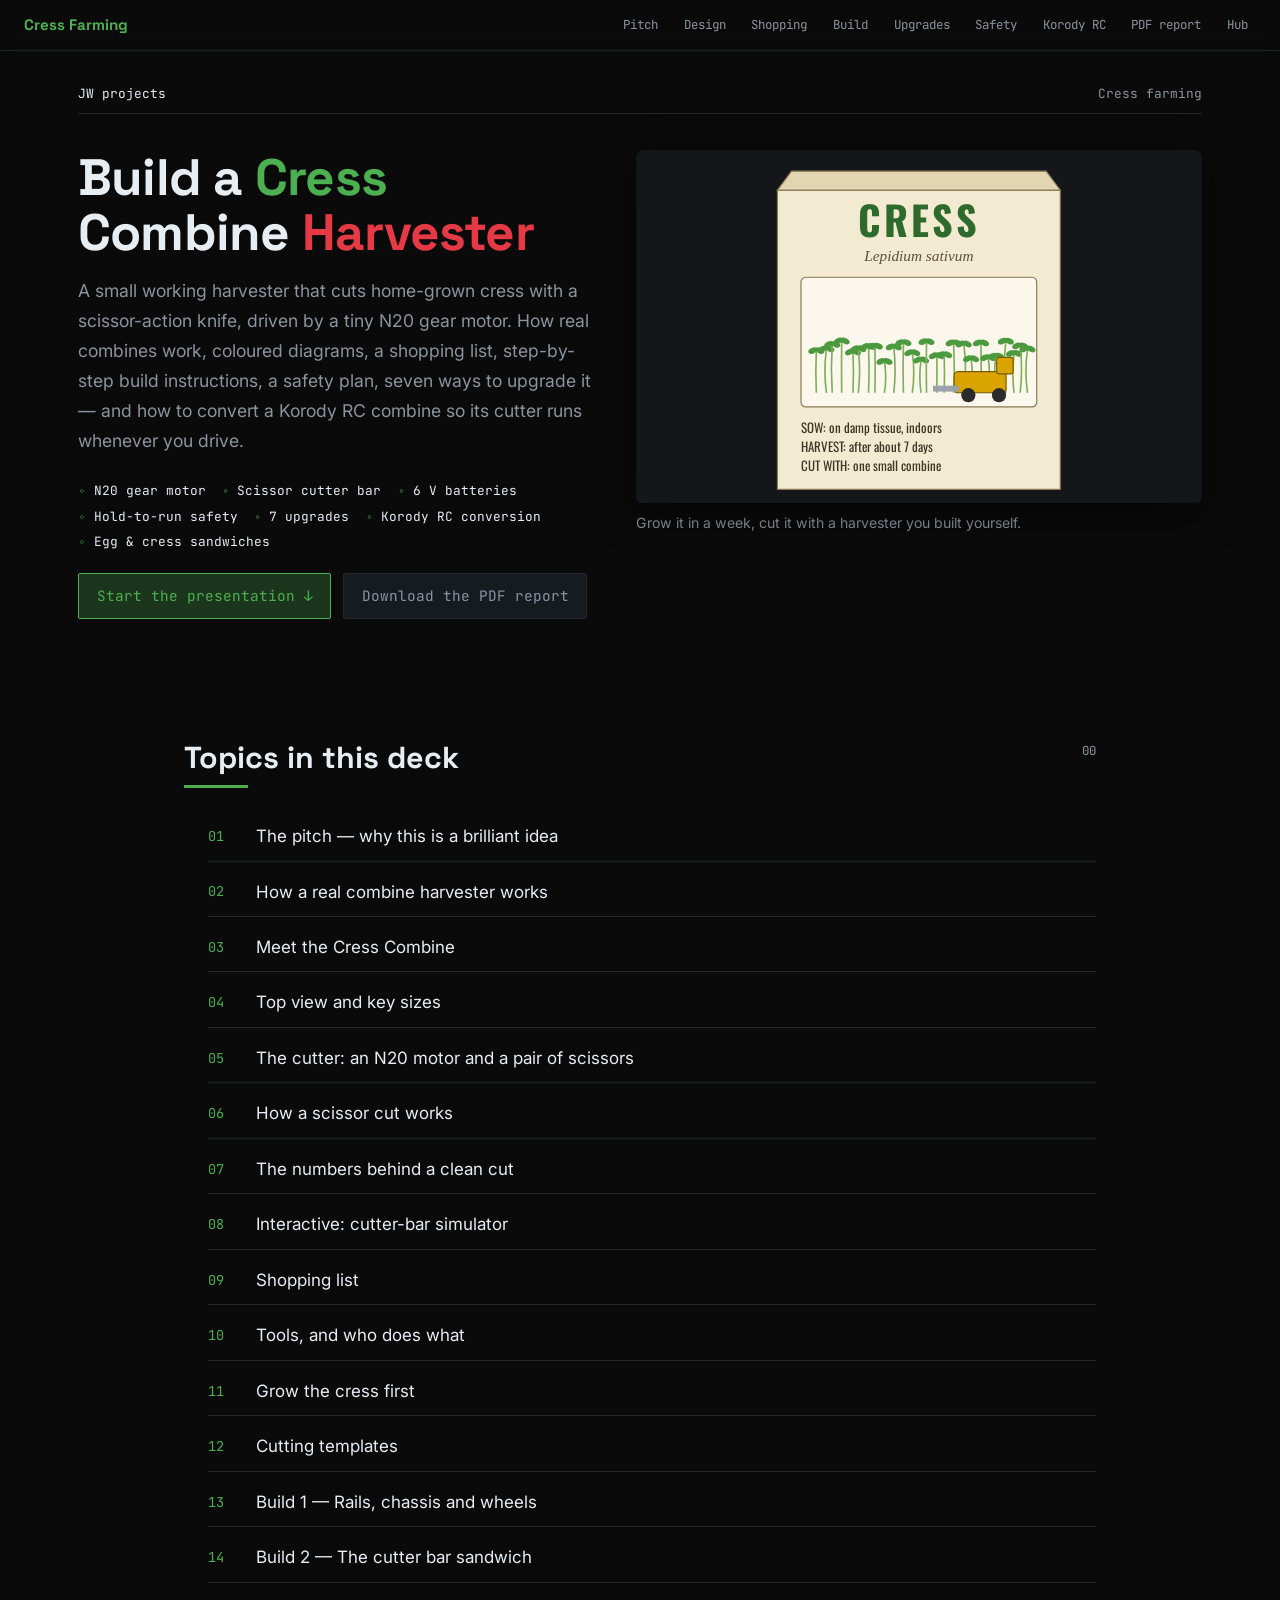
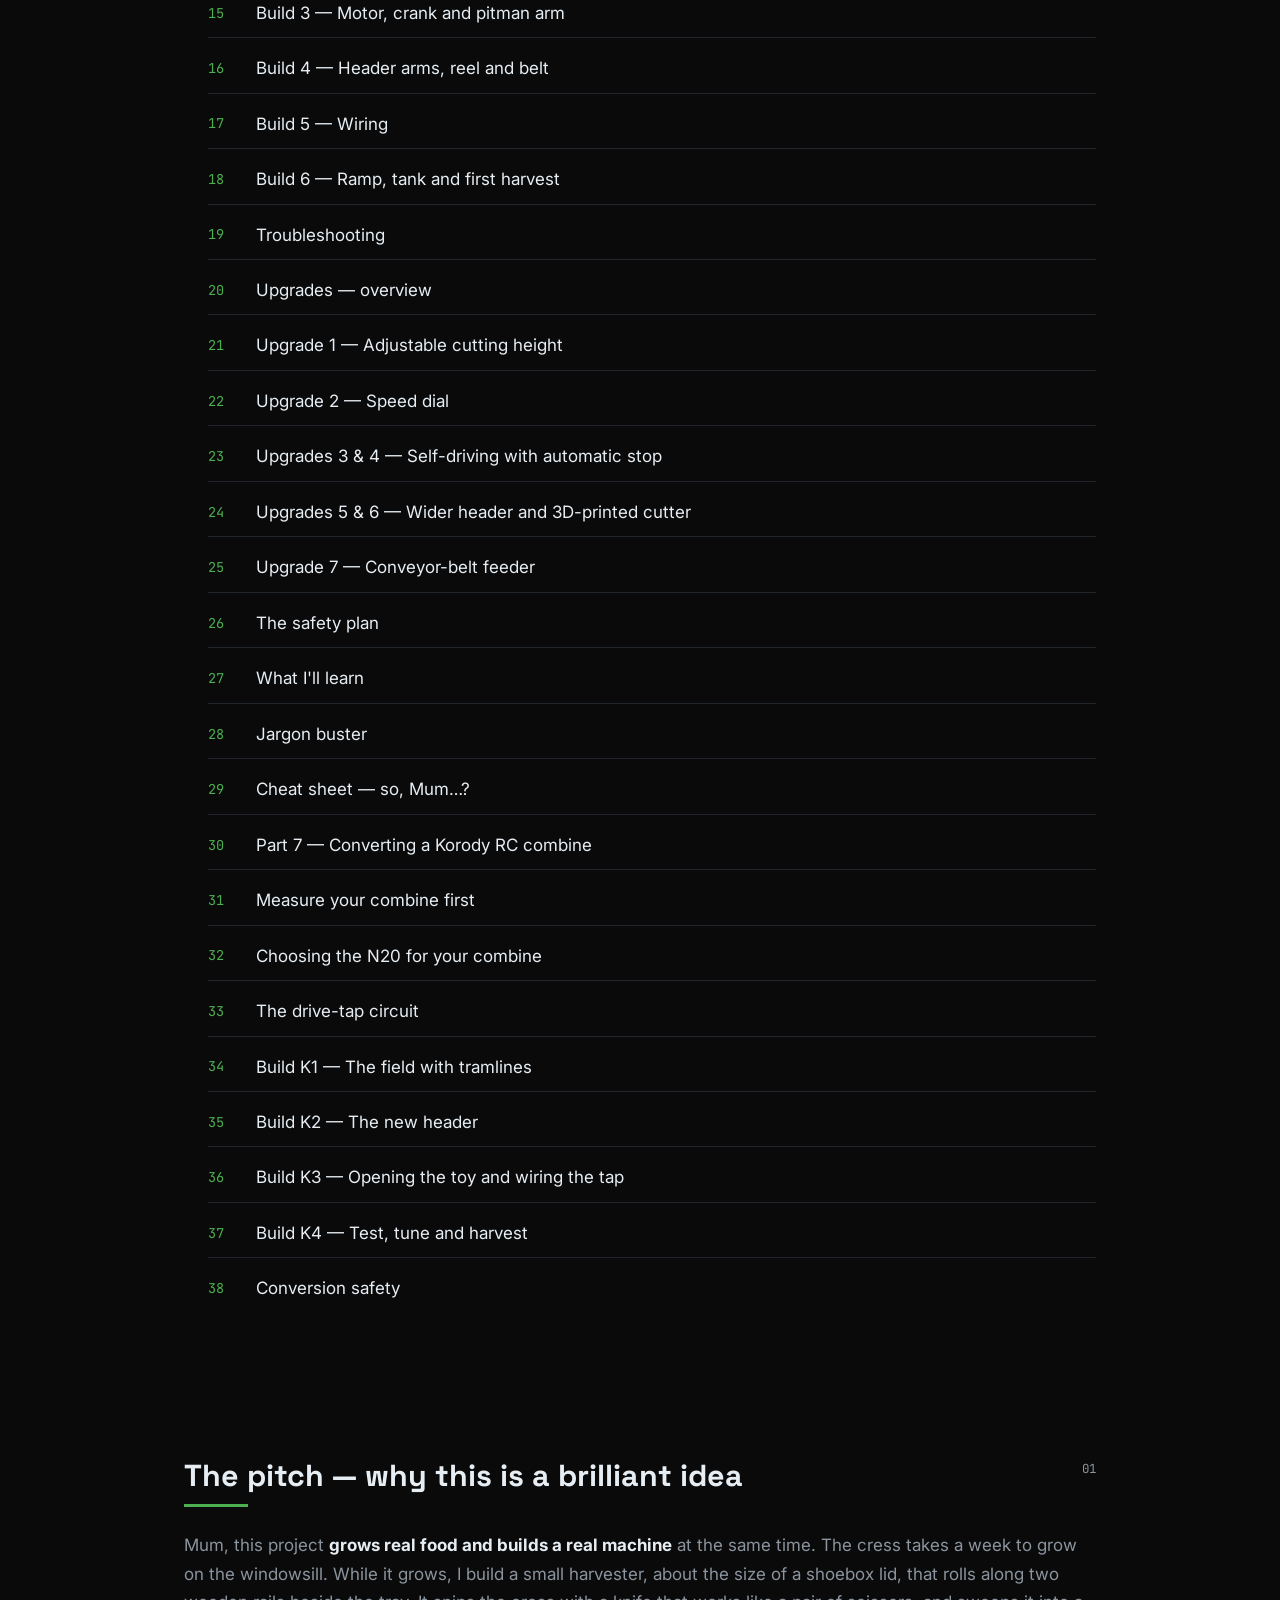
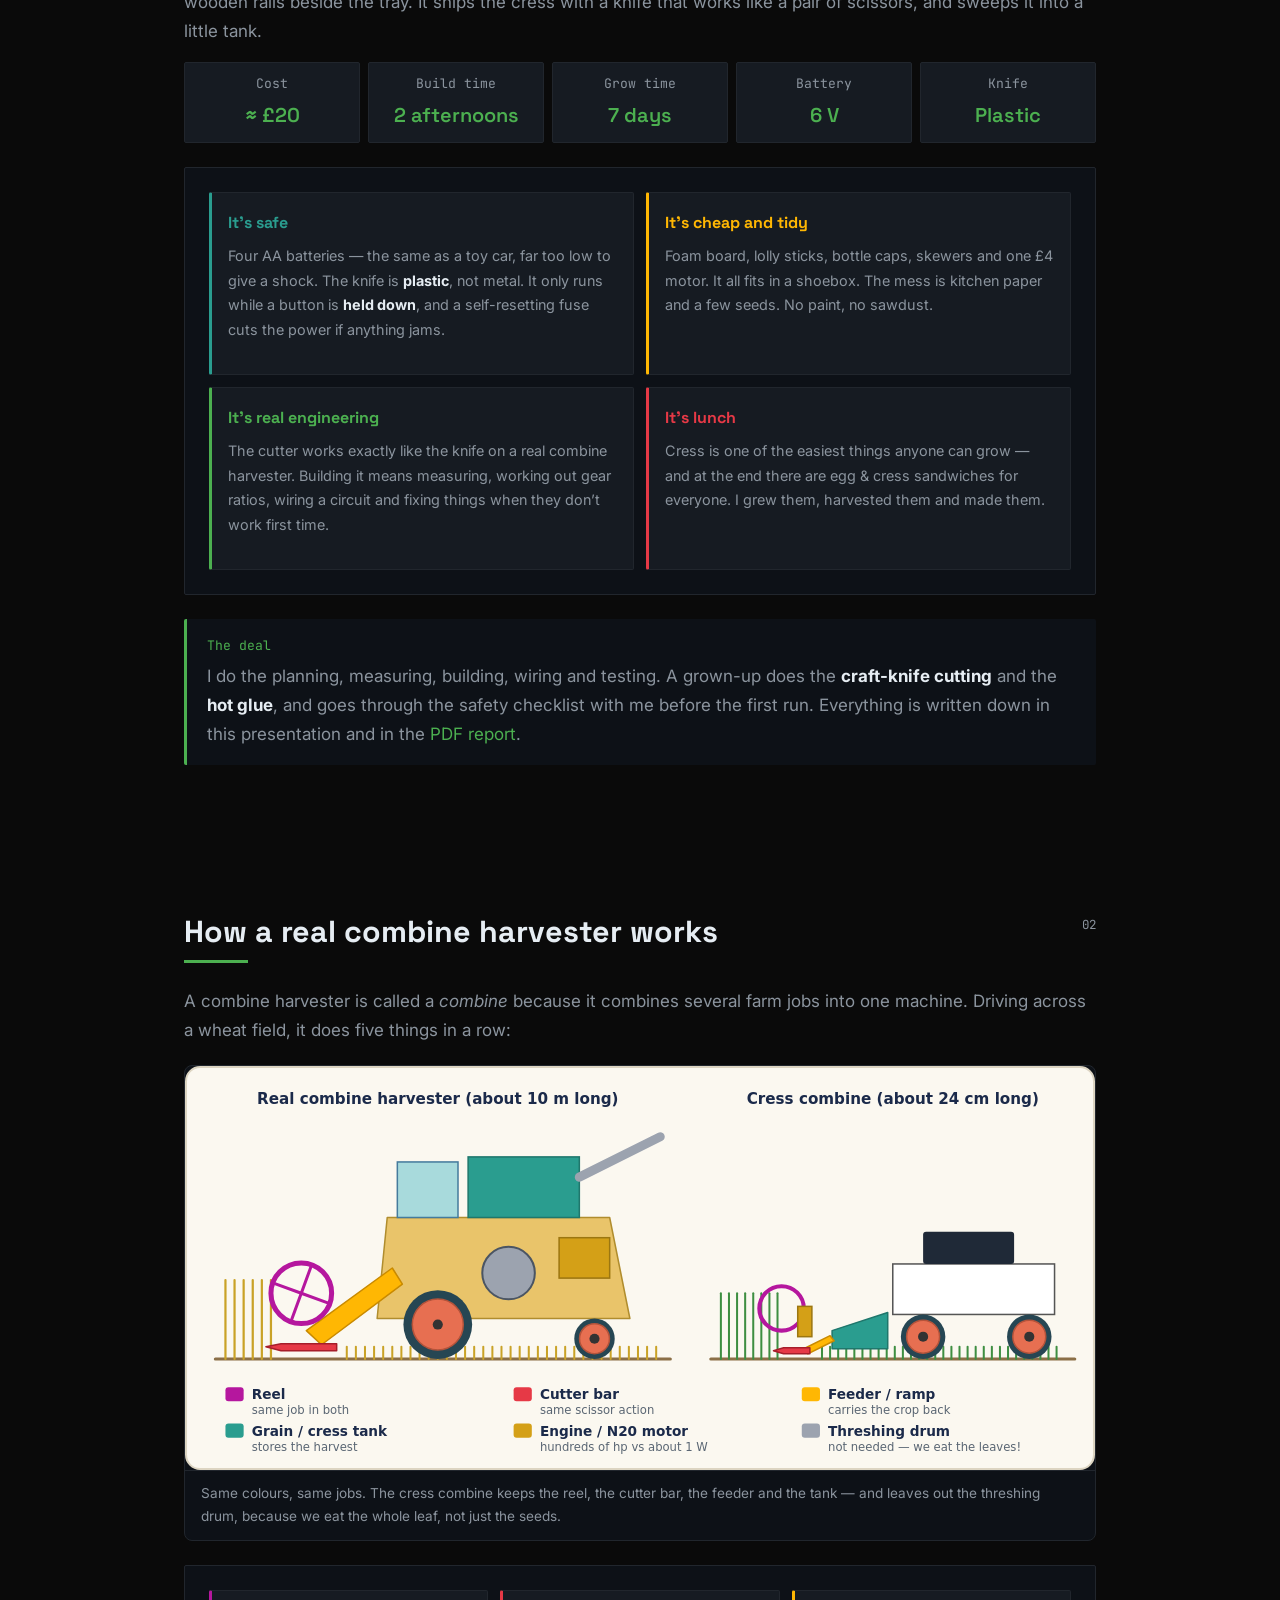
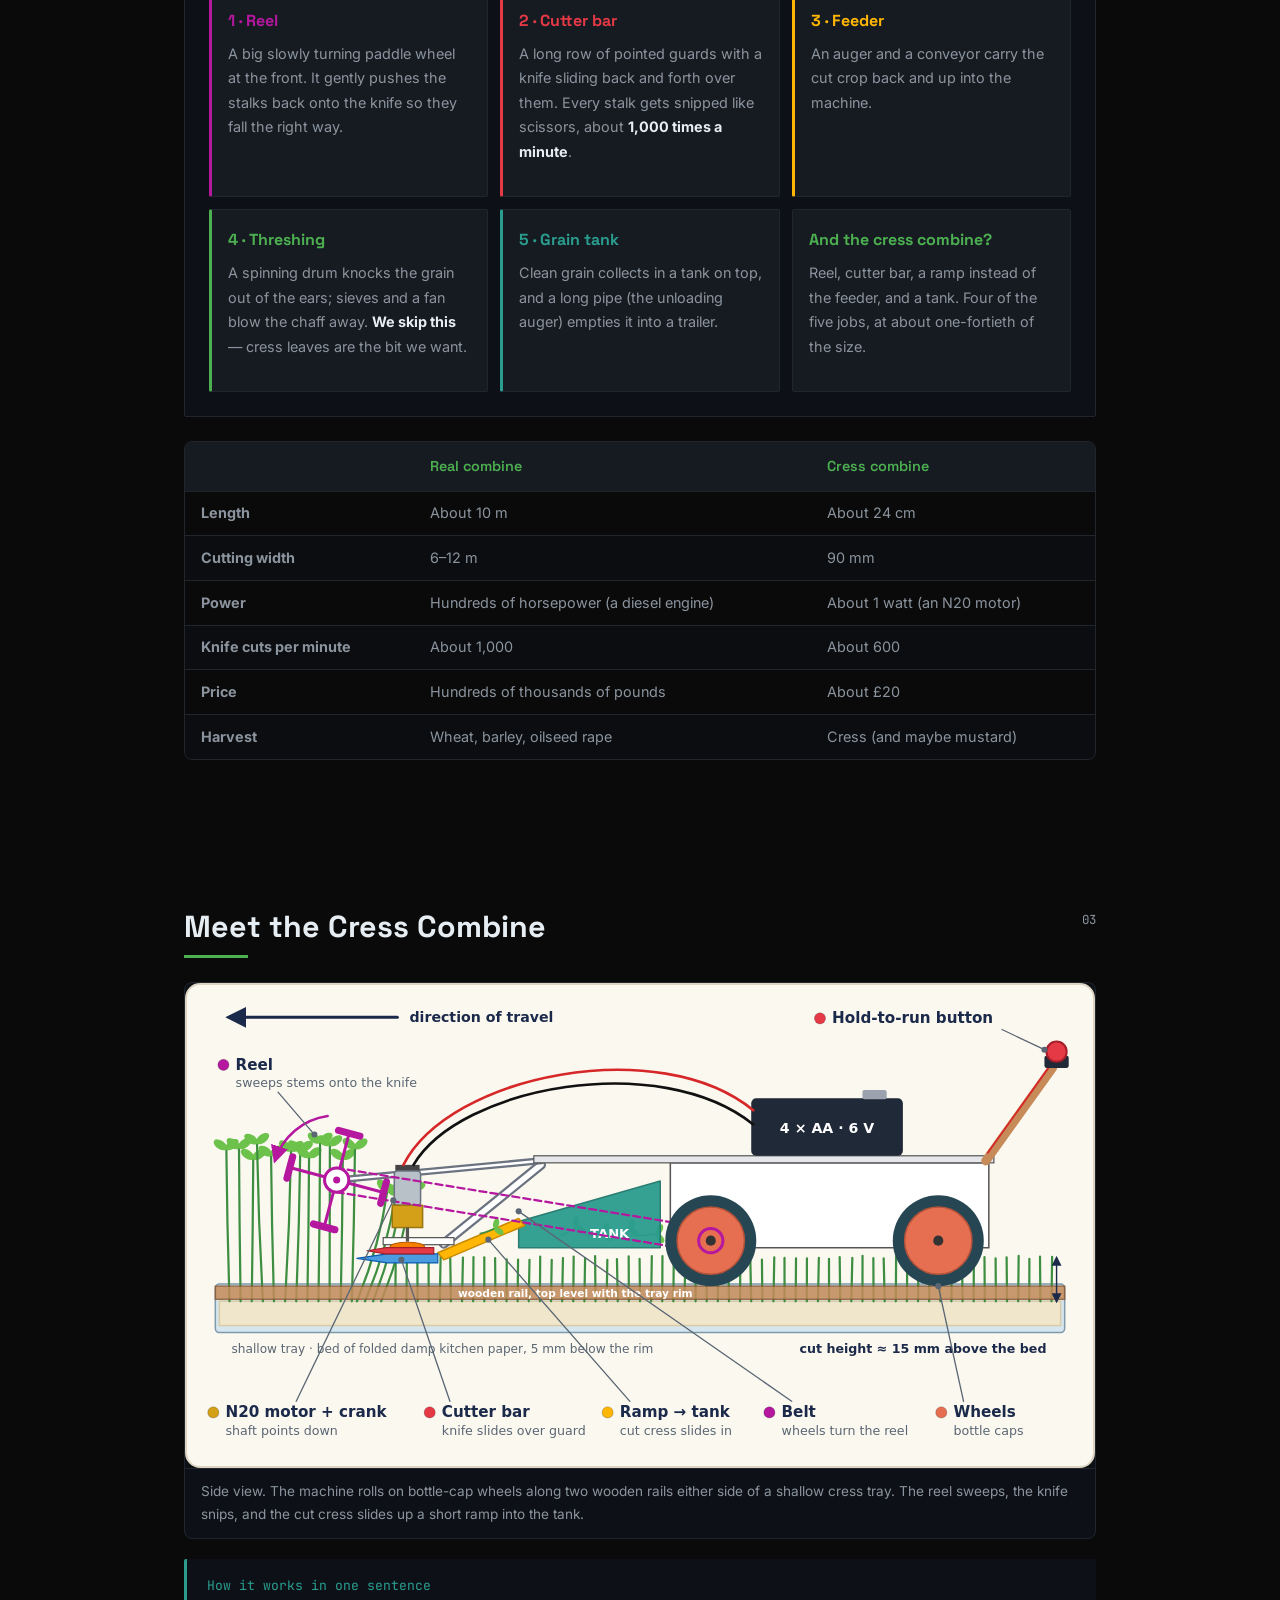
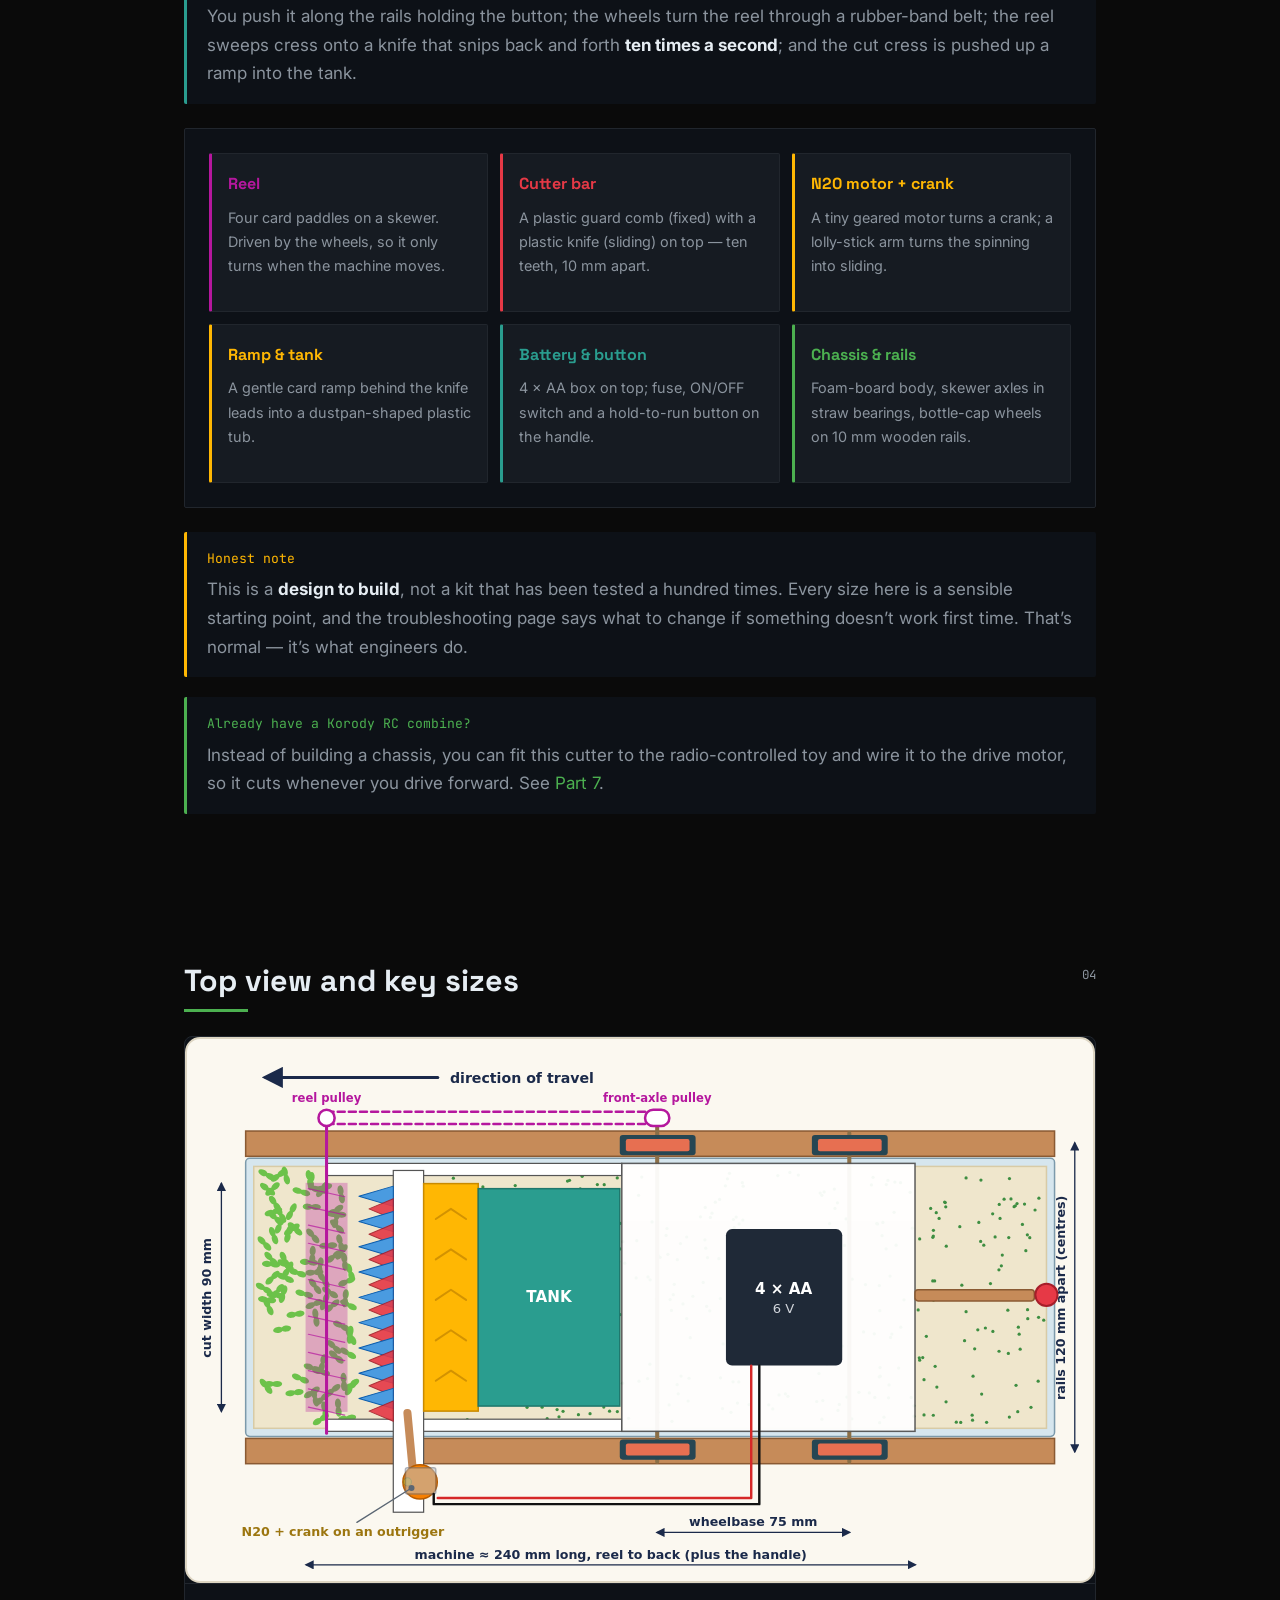
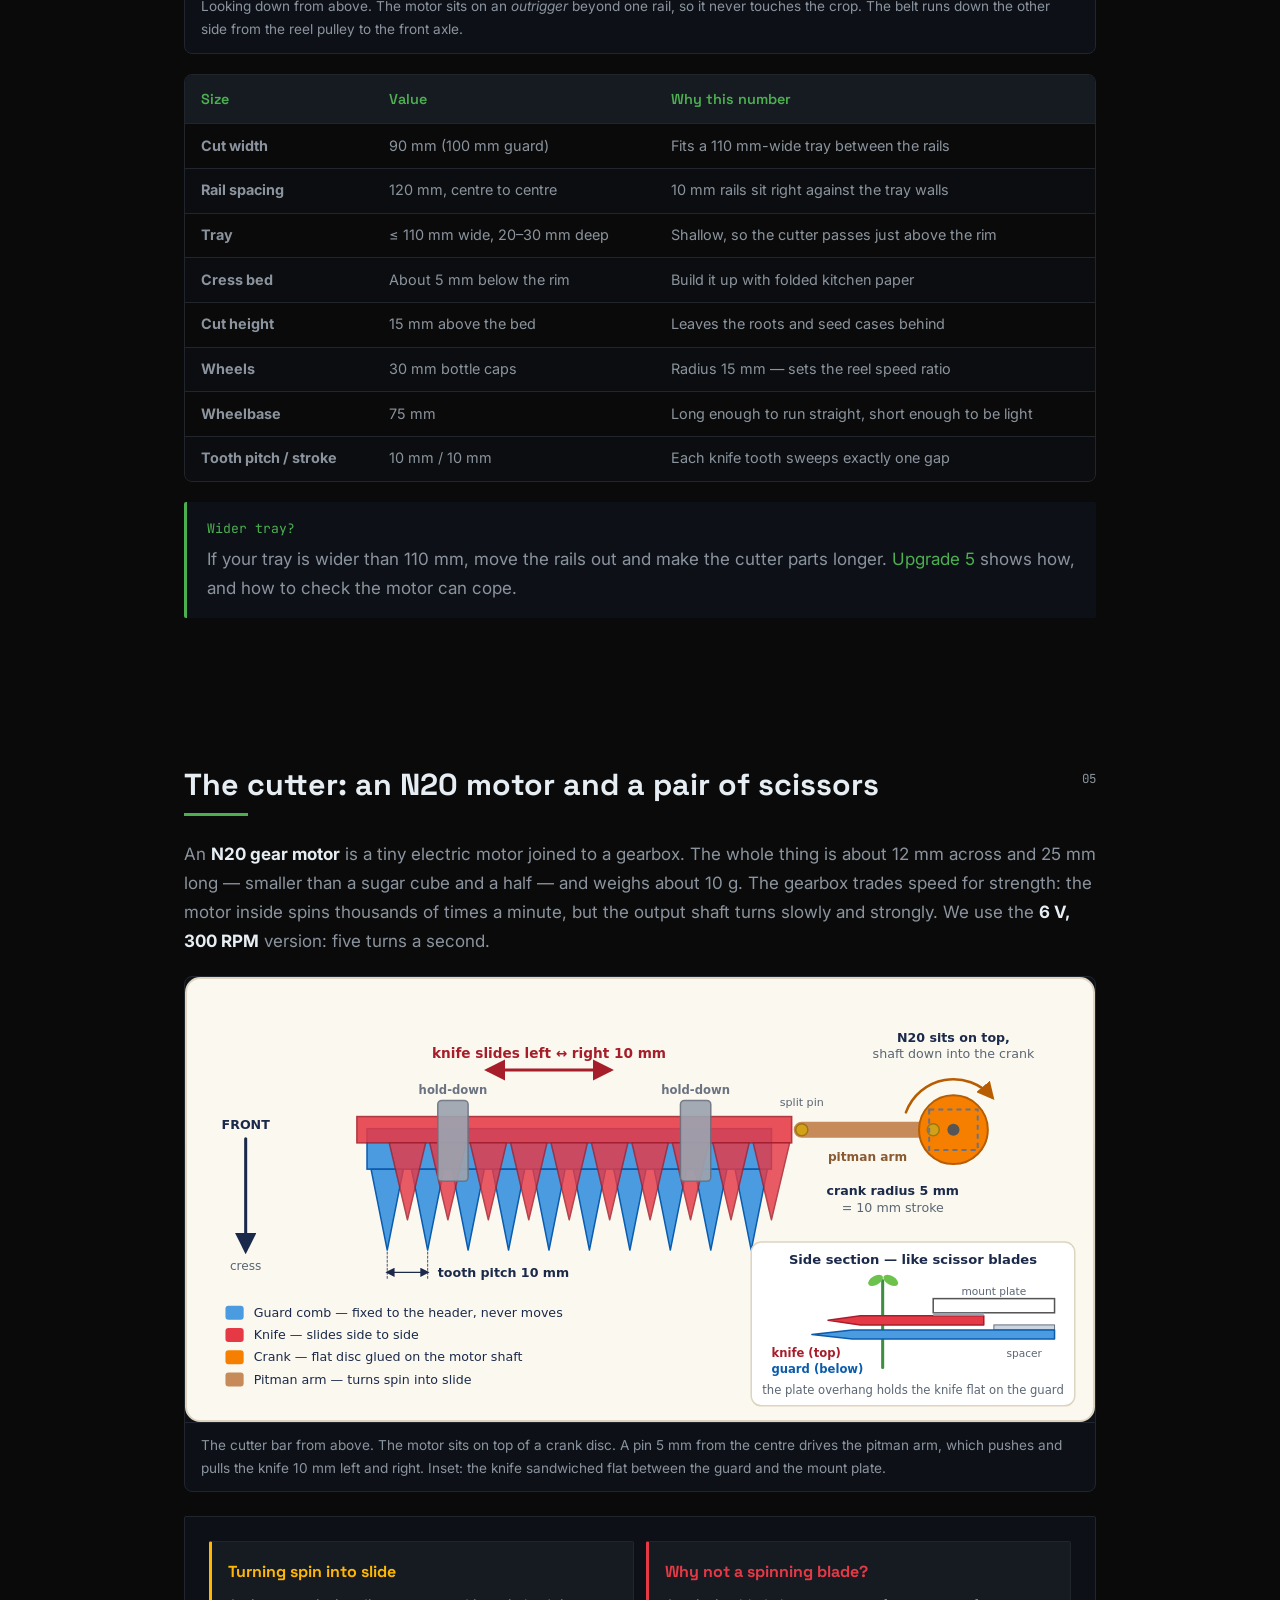
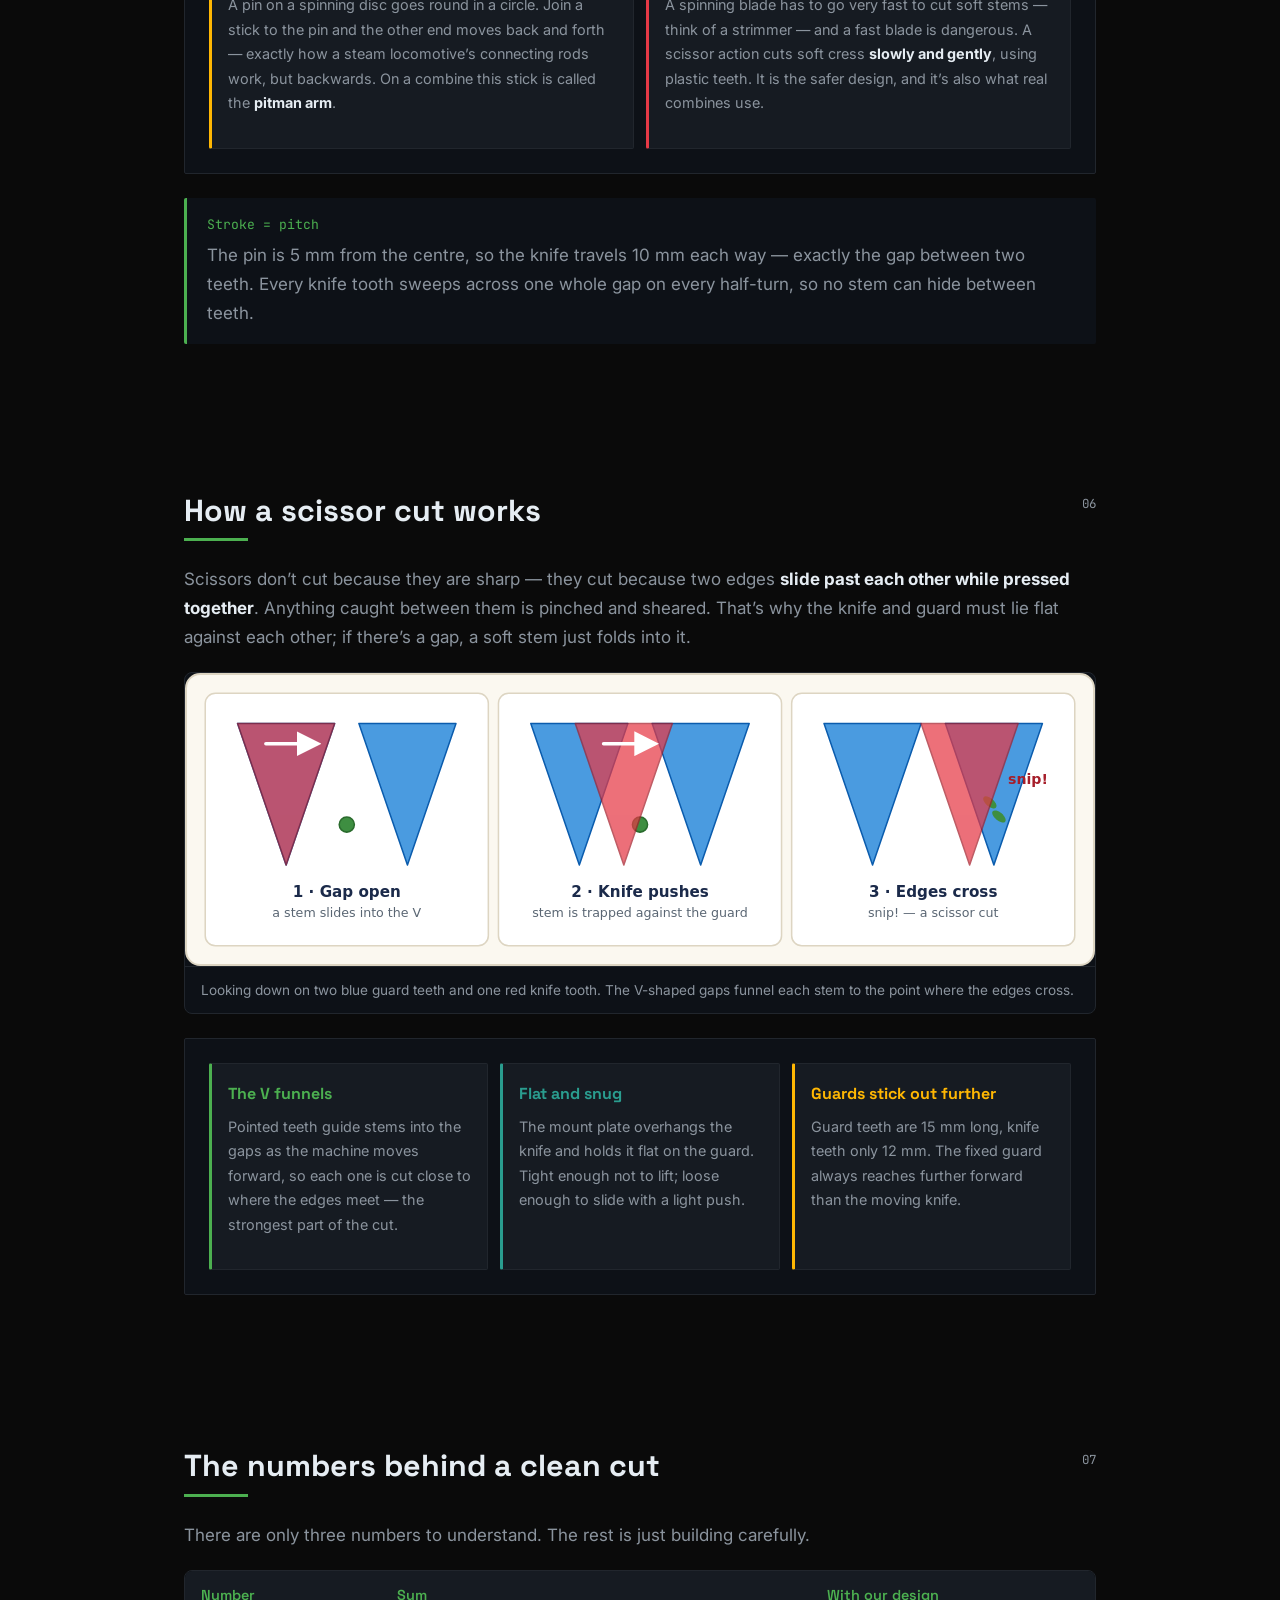
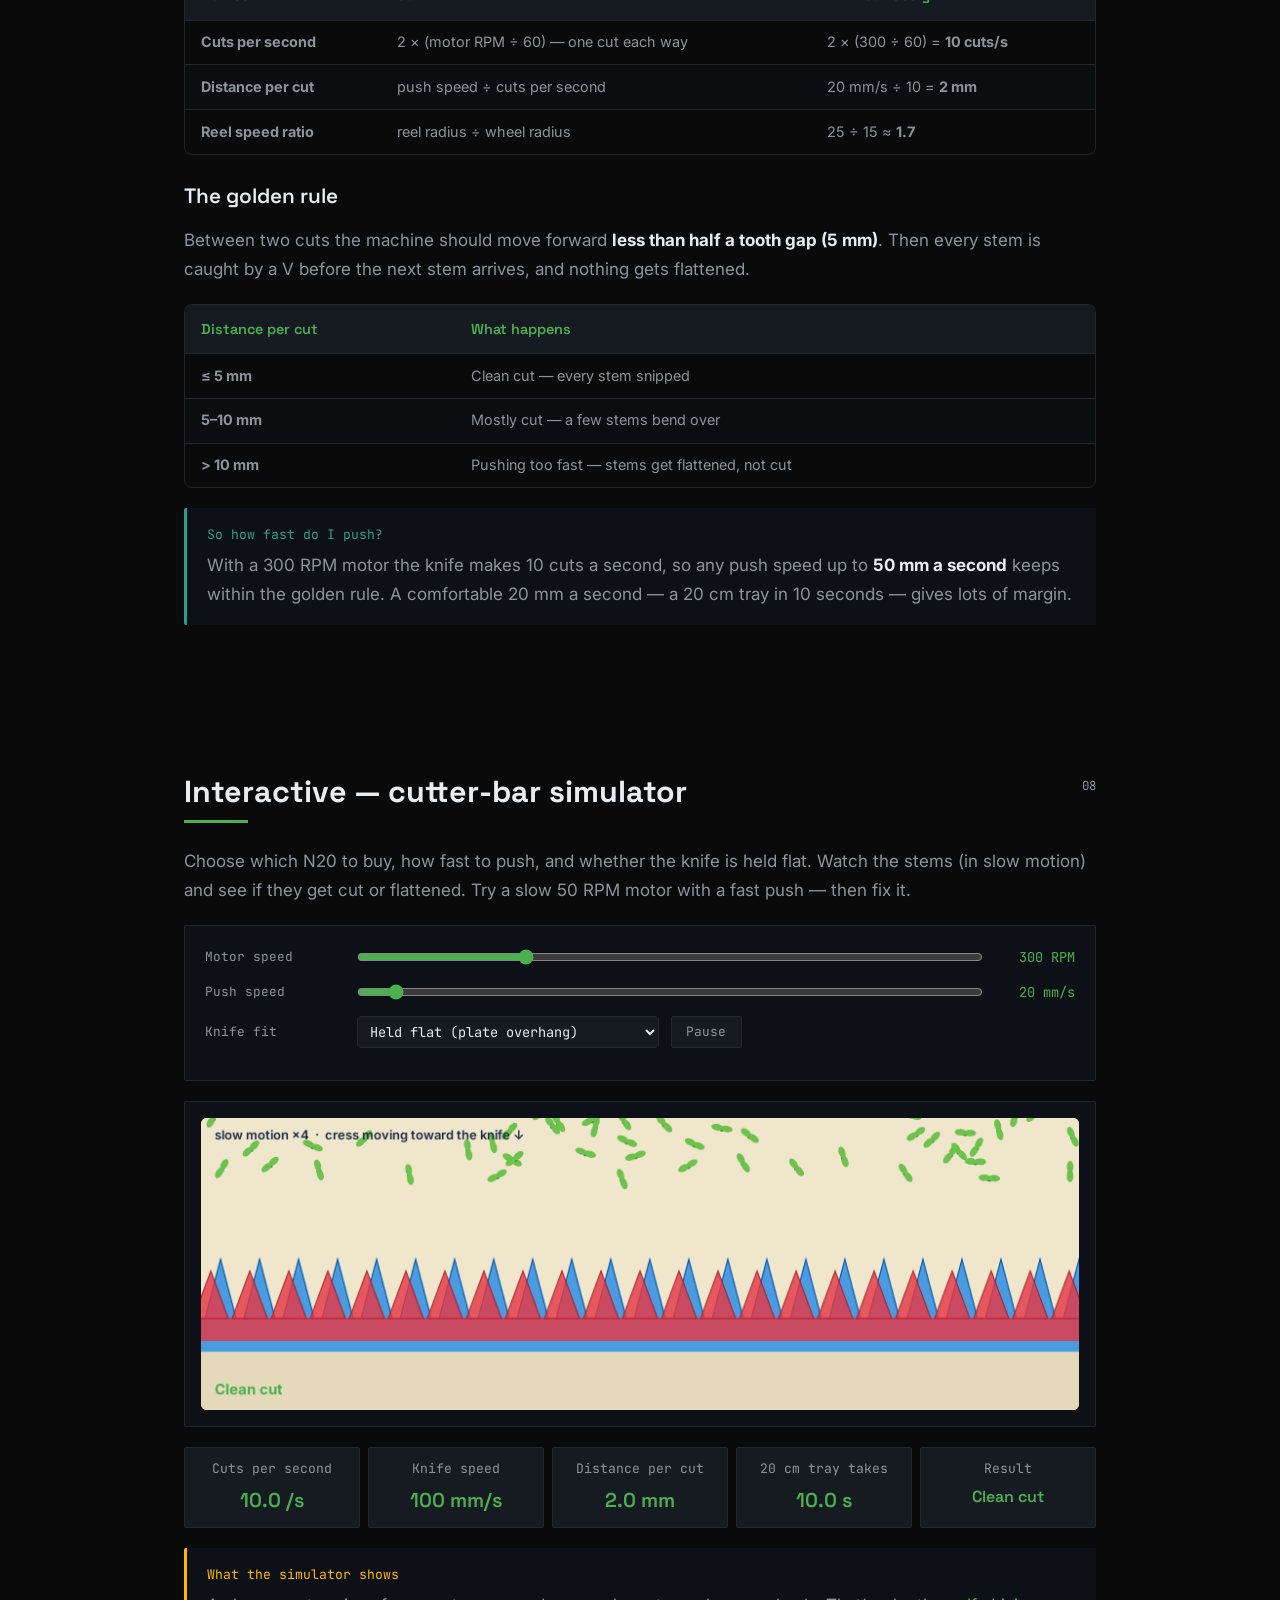
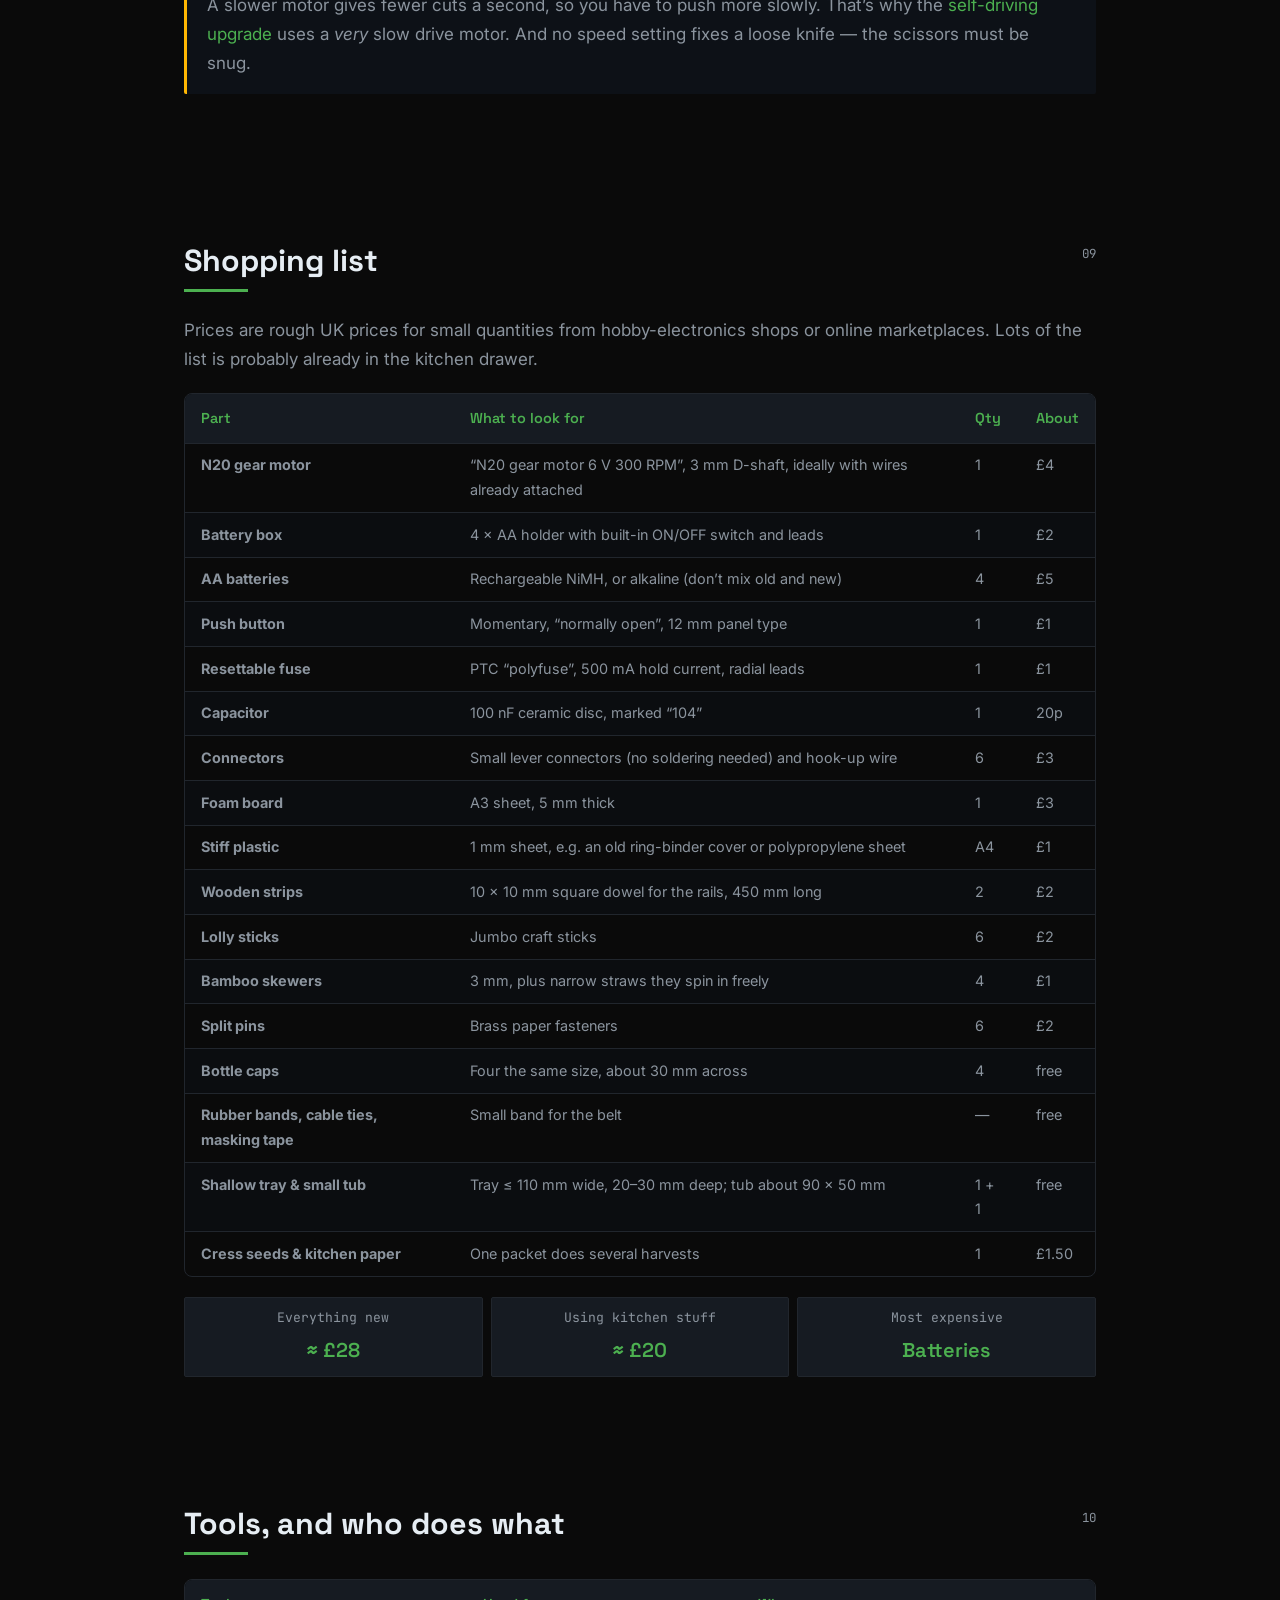
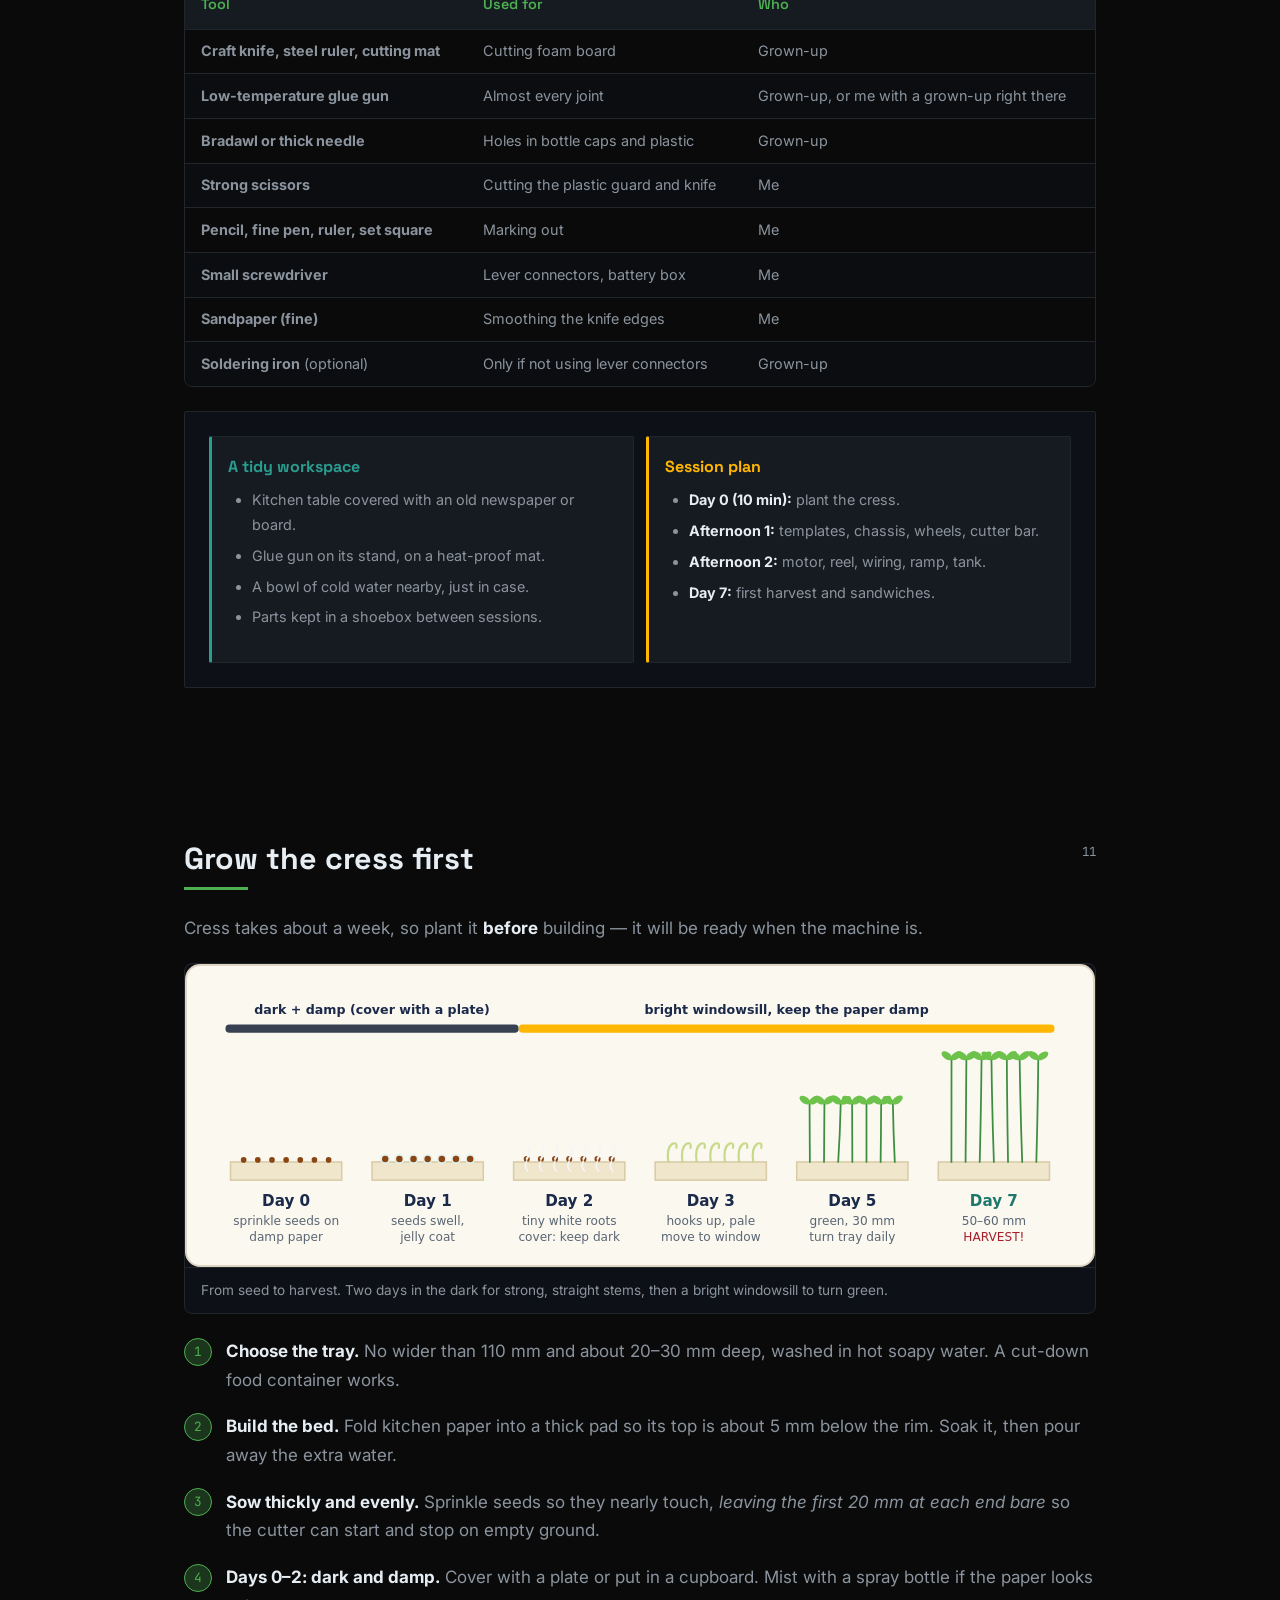
<file: index.html>
<!DOCTYPE html>
<html data-concept="ticket" lang="en">
<head>
<meta charset="utf-8">
<meta name="viewport" content="width=device-width, initial-scale=1.0">
<title>Cress Farming &mdash; Build a Cress Combine Harvester</title>
<link rel="preconnect" href="https://fonts.googleapis.com">
<link rel="preconnect" href="https://fonts.gstatic.com" crossorigin>
<link href="https://fonts.googleapis.com/css2?family=JetBrains+Mono:wght@400;500;700&family=Space+Grotesk:wght@400;500;600;700&family=Inter:wght@400;500;600&display=swap" rel="stylesheet">
<link rel="stylesheet" href="style.css">
<style id="deck-concept">@import url('https://fonts.googleapis.com/css2?family=Oswald:wght@500;700&family=Courier+Prime:wght@700&display=swap');
html[data-concept=ticket] .hero{min-height:auto;display:grid;grid-template-columns:minmax(0,1fr) minmax(0,1.1fr);column-gap:2.75rem;align-items:start;align-content:start;justify-items:start;text-align:left;max-width:1180px;margin:0 auto;padding:2rem 1.75rem 3.5rem}
html[data-concept=ticket] .hero::before,html[data-concept=ticket] .hero::after{display:none}
html[data-concept=ticket] .hero>*{grid-column:1;margin-left:0;margin-right:0}
html[data-concept=ticket] .hero .series-label{display:none}
html[data-concept=ticket] .cx-head{grid-column:1/-1;width:100%;display:flex;justify-content:space-between;gap:1rem;font-family:var(--font-mono);font-size:.8rem;color:var(--text-secondary);border-bottom:1px solid var(--border);padding-bottom:.5rem;margin-bottom:2.25rem}
html[data-concept=ticket] .cx-head span:first-child{color:var(--text-primary)}
html[data-concept=ticket] .hero h1{font-size:clamp(2rem,4.3vw,3.2rem);line-height:1.08;letter-spacing:-.015em;margin-bottom:1rem}
html[data-concept=ticket] .hero h1 .accent{color:var(--accent)}
html[data-concept=ticket] .hero .subtitle{max-width:none;margin-bottom:1.5rem}
html[data-concept=ticket] .hero .tags{justify-content:flex-start;gap:.25rem 1rem;margin-bottom:1.25rem}
html[data-concept=ticket] .tag{background:none;border:0;border-radius:0;padding:0;color:var(--text-primary);font-family:var(--font-mono);font-size:.8rem}
html[data-concept=ticket] .hero .tag::before{content:'◦\00a0';color:var(--accent)}
html[data-concept=ticket] .hero .pipeline{justify-content:flex-start;margin-bottom:0}
html[data-concept=ticket] .pipeline-step{background:none;border:0;border-radius:0;padding:0;color:var(--text-secondary);font-family:var(--font-mono);font-size:.78rem}
html[data-concept=ticket] .cx-fig{grid-column:2;grid-row:2/span 6;width:100%;margin:0}
html[data-concept=ticket] .cx-fig figcaption{font-size:.88rem;line-height:1.5;color:var(--text-secondary);margin-top:.55rem}
html[data-concept=ticket] .concept-art{display:block;width:100%;height:auto;overflow:hidden}
html[data-concept=ticket] .slide-number{font-family:var(--font-mono);font-size:.78rem;font-weight:400;color:var(--text-secondary);top:4.4rem;right:1.5rem}
html[data-concept=ticket] .slide-number::before{content:''}
html[data-concept=ticket] .slide h2{color:var(--text-primary);padding-right:3.5rem}
html[data-concept=ticket] .slide h2::after{content:'';display:block;width:4rem;height:3px;margin-top:.55rem;background:var(--accent)}
html[data-concept=ticket] .callout .callout-label,html[data-concept=ticket] .metric .metric-label{text-transform:none;letter-spacing:0;font-size:.82rem}
html[data-concept=ticket] .callout,html[data-concept=ticket] .diagram-grid,html[data-concept=ticket] .canvas-wrap,html[data-concept=ticket] .control-panel,html[data-concept=ticket] .diagram-panel,html[data-concept=ticket] .metric,html[data-concept=ticket] .btn,html[data-concept=ticket] .tag{border-radius:2px}
@media (max-width:820px){
 html[data-concept=ticket] .hero{grid-template-columns:minmax(0,1fr);padding:1.25rem 1rem 2.5rem}
 html[data-concept=ticket] .cx-fig{grid-column:1;grid-row:auto;order:10;margin-top:1.5rem}
}

html[data-concept=ticket] .hero h1 .accent-2{color:var(--accent-2)}
html[data-concept=ticket] .concept-art{filter:drop-shadow(0 12px 22px rgba(0,0,0,.45))}
html[data-concept=ticket] .concept-art .tk-bg{fill:#14161a}
html[data-concept=ticket] .concept-art .tk-card{stroke:#6d5e43;stroke-width:1.2}
html[data-concept=ticket] .concept-art .tk-band{fill:rgba(0,0,0,.08)}
html[data-concept=ticket] .concept-art text{fill:#2b2318}
html[data-concept=ticket] .concept-art .tk-small{font-family:'Oswald',sans-serif;font-size:12px;letter-spacing:.04em}
html[data-concept=ticket] .concept-art .tk-serial{font-family:'Courier Prime',monospace;font-size:18px}
html[data-concept=ticket] .concept-art .tk-kind{font-family:'Oswald',sans-serif;font-weight:700;font-size:20px;letter-spacing:.12em}
html[data-concept=ticket] .concept-art .tk-from,html[data-concept=ticket] .concept-art .tk-to{font-family:'Oswald',sans-serif;font-weight:700;font-size:26px}
html[data-concept=ticket] .concept-art .tk-arrow{fill:none;stroke:#2b2318;stroke-width:2.4}
html[data-concept=ticket] .concept-art .tk-fare{font-family:'Courier Prime',monospace;font-size:14px}
html[data-concept=ticket] .concept-art .tk-date{font-family:'Courier Prime',monospace;font-size:22px;fill:#7a2a24;opacity:.75}
html[data-concept=ticket] .concept-art .tk-clip{fill:#14161a}
html[data-concept=ticket] .concept-art .sp-bg{fill:#14161a}
html[data-concept=ticket] .concept-art .sp-packet{fill:#f3ead2;stroke:#8a7a55}
html[data-concept=ticket] .concept-art .sp-flap{fill:#e2d5b2;stroke:#8a7a55}
html[data-concept=ticket] .concept-art .sp-window{fill:#fbf7ec;stroke:#8a7a55}
html[data-concept=ticket] .concept-art .sp-name{font-family:'Oswald',sans-serif;font-weight:700;font-size:34px;fill:#2f6a2d;letter-spacing:.08em}
html[data-concept=ticket] .concept-art .sp-latin{font-family:Georgia,serif;font-style:italic;font-size:13px;fill:#5d5236}
html[data-concept=ticket] .concept-art .sp-stem{fill:none;stroke:#7fae5a;stroke-width:1.4}
html[data-concept=ticket] .concept-art .sp-leaf{fill:#4c9a3f}
html[data-concept=ticket] .concept-art .sp-combine{fill:#d9a400;stroke:#7a5c00}
html[data-concept=ticket] .concept-art .sp-knife{fill:#9aa3a8}
html[data-concept=ticket] .concept-art .sp-wheel{fill:#2b2b2b}
html[data-concept=ticket] .concept-art .sp-small{font-family:'Oswald',sans-serif;font-size:11px;fill:#3f3622}
</style>
</head>
<body>

<nav class="topnav">
    <div class="brand"><a href="index.html"><span class="accent">Cress</span> Farming</a></div>
    <div class="nav-links">
        <a href="#slide-01">Pitch</a>
        <a href="#slide-04">Design</a>
        <a href="#slide-09">Shopping</a>
        <a href="#slide-12">Build</a>
        <a href="#slide-20">Upgrades</a>
        <a href="#slide-26">Safety</a>
        <a href="#slide-30">Korody RC</a>
        <a href="Cress_Farming.pdf">PDF report</a>
        <a href="https://github.com/BrendanJamesLynskey/JW">Hub</a>
    </div>
</nav>

<header class="hero">
<!-- deck-concept:start --><div class="cx-head" aria-hidden="true"><span>JW projects</span><span>Cress farming</span></div><figure class="cx-fig"><svg class="concept-art" viewBox="0 0 480 300" role="img" aria-label="A cress seed packet with sprouts and a toy combine harvester" xmlns="http://www.w3.org/2000/svg"><rect class="sp-bg" width="480" height="300" rx="6"/><path class="sp-packet" d="M120 34 L360 34 L360 288 L120 288 Z"/><path class="sp-flap" d="M120 34 L132 18 L348 18 L360 34 Z"/><text class="sp-name" x="240.0" y="74" text-anchor="middle">CRESS</text><text class="sp-latin" x="240.0" y="94" text-anchor="middle">Lepidium sativum</text><rect class="sp-window" x="140" y="108" width="200" height="110" rx="4"/><path class="sp-stem" d="M153 206 q -0.8 -17.898063027663568 0 -35.796126055327136"/><ellipse class="sp-leaf" cx="150" cy="170.2" rx="4" ry="2.4" transform="rotate(-25 150 170.2)"/><ellipse class="sp-leaf" cx="156" cy="170.2" rx="4" ry="2.4" transform="rotate(25 156 170.2)"/><path class="sp-stem" d="M161.6 206 q -2.6 -18.631482736972487 0 -37.26296547394497"/><ellipse class="sp-leaf" cx="158.6" cy="168.7" rx="4" ry="2.4" transform="rotate(-25 158.6 168.7)"/><ellipse class="sp-leaf" cx="164.6" cy="168.7" rx="4" ry="2.4" transform="rotate(25 164.6 168.7)"/><path class="sp-stem" d="M166.5 206 q -1.4 -20.53722173886814 0 -41.07444347773628"/><ellipse class="sp-leaf" cx="163.5" cy="164.9" rx="4" ry="2.4" transform="rotate(-25 163.5 164.9)"/><ellipse class="sp-leaf" cx="169.5" cy="164.9" rx="4" ry="2.4" transform="rotate(25 169.5 164.9)"/><path class="sp-stem" d="M174.5 206 q -0.2 -21.960803519594165 0 -43.92160703918833"/><ellipse class="sp-leaf" cx="171.5" cy="162.1" rx="4" ry="2.4" transform="rotate(-25 171.5 162.1)"/><ellipse class="sp-leaf" cx="177.5" cy="162.1" rx="4" ry="2.4" transform="rotate(25 177.5 162.1)"/><path class="sp-stem" d="M184.1 206 q 0.8 -17.287178878294014 0 -34.57435775658803"/><ellipse class="sp-leaf" cx="181.1" cy="171.4" rx="4" ry="2.4" transform="rotate(-25 181.1 171.4)"/><ellipse class="sp-leaf" cx="187.1" cy="171.4" rx="4" ry="2.4" transform="rotate(25 187.1 171.4)"/><path class="sp-stem" d="M188.6 206 q 2.2 -18.713745924566695 0 -37.42749184913339"/><ellipse class="sp-leaf" cx="185.6" cy="168.6" rx="4" ry="2.4" transform="rotate(-25 185.6 168.6)"/><ellipse class="sp-leaf" cx="191.6" cy="168.6" rx="4" ry="2.4" transform="rotate(25 191.6 168.6)"/><path class="sp-stem" d="M197.3 206 q 1 -19.671266705813412 0 -39.342533411626825"/><ellipse class="sp-leaf" cx="194.3" cy="166.7" rx="4" ry="2.4" transform="rotate(-25 194.3 166.7)"/><ellipse class="sp-leaf" cx="200.3" cy="166.7" rx="4" ry="2.4" transform="rotate(25 200.3 166.7)"/><path class="sp-stem" d="M202.7 206 q 0.5 -19.824072216581357 0 -39.64814443316271"/><ellipse class="sp-leaf" cx="199.7" cy="166.4" rx="4" ry="2.4" transform="rotate(-25 199.7 166.4)"/><ellipse class="sp-leaf" cx="205.7" cy="166.4" rx="4" ry="2.4" transform="rotate(25 205.7 166.4)"/><path class="sp-stem" d="M210.8 206 q 2.2 -13.27910576322775 0 -26.5582115264555"/><ellipse class="sp-leaf" cx="207.8" cy="179.4" rx="4" ry="2.4" transform="rotate(-25 207.8 179.4)"/><ellipse class="sp-leaf" cx="213.8" cy="179.4" rx="4" ry="2.4" transform="rotate(25 213.8 179.4)"/><path class="sp-stem" d="M218.7 206 q 2.3 -19.469415316592226 0 -38.93883063318445"/><ellipse class="sp-leaf" cx="215.7" cy="167.1" rx="4" ry="2.4" transform="rotate(-25 215.7 167.1)"/><ellipse class="sp-leaf" cx="221.7" cy="167.1" rx="4" ry="2.4" transform="rotate(25 221.7 167.1)"/><path class="sp-stem" d="M226.9 206 q -0.6 -21.28988800825487 0 -42.57977601650974"/><ellipse class="sp-leaf" cx="223.9" cy="163.4" rx="4" ry="2.4" transform="rotate(-25 223.9 163.4)"/><ellipse class="sp-leaf" cx="229.9" cy="163.4" rx="4" ry="2.4" transform="rotate(25 229.9 163.4)"/><path class="sp-stem" d="M234.4 206 q 2.6 -17.001589504456845 0 -34.00317900891369"/><ellipse class="sp-leaf" cx="231.4" cy="172" rx="4" ry="2.4" transform="rotate(-25 231.4 172)"/><ellipse class="sp-leaf" cx="237.4" cy="172" rx="4" ry="2.4" transform="rotate(25 237.4 172)"/><path class="sp-stem" d="M241.9 206 q -2.2 -13.877088787577895 0 -27.75417757515579"/><ellipse class="sp-leaf" cx="238.9" cy="178.2" rx="4" ry="2.4" transform="rotate(-25 238.9 178.2)"/><ellipse class="sp-leaf" cx="244.9" cy="178.2" rx="4" ry="2.4" transform="rotate(25 244.9 178.2)"/><path class="sp-stem" d="M246.5 206 q -0.4 -21.68932125008383 0 -43.37864250016766"/><ellipse class="sp-leaf" cx="243.5" cy="162.6" rx="4" ry="2.4" transform="rotate(-25 243.5 162.6)"/><ellipse class="sp-leaf" cx="249.5" cy="162.6" rx="4" ry="2.4" transform="rotate(25 249.5 162.6)"/><path class="sp-stem" d="M255.3 206 q 0 -15.709235785829549 0 -31.418471571659097"/><ellipse class="sp-leaf" cx="252.3" cy="174.6" rx="4" ry="2.4" transform="rotate(-25 252.3 174.6)"/><ellipse class="sp-leaf" cx="258.3" cy="174.6" rx="4" ry="2.4" transform="rotate(25 258.3 174.6)"/><path class="sp-stem" d="M261.5 206 q 0.5 -16.15819439893162 0 -32.31638879786324"/><ellipse class="sp-leaf" cx="258.5" cy="173.7" rx="4" ry="2.4" transform="rotate(-25 258.5 173.7)"/><ellipse class="sp-leaf" cx="264.5" cy="173.7" rx="4" ry="2.4" transform="rotate(25 264.5 173.7)"/><path class="sp-stem" d="M269.5 206 q 1.1 -21.137815937629973 0 -42.27563187525995"/><ellipse class="sp-leaf" cx="266.5" cy="163.7" rx="4" ry="2.4" transform="rotate(-25 266.5 163.7)"/><ellipse class="sp-leaf" cx="272.5" cy="163.7" rx="4" ry="2.4" transform="rotate(25 272.5 163.7)"/><path class="sp-stem" d="M278.1 206 q 2.9 -20.707605097570802 0 -41.415210195141604"/><ellipse class="sp-leaf" cx="275.1" cy="164.6" rx="4" ry="2.4" transform="rotate(-25 275.1 164.6)"/><ellipse class="sp-leaf" cx="281.1" cy="164.6" rx="4" ry="2.4" transform="rotate(25 281.1 164.6)"/><path class="sp-stem" d="M284.3 206 q 2.2 -14.467896597739628 0 -28.935793195479256"/><ellipse class="sp-leaf" cx="281.3" cy="177.1" rx="4" ry="2.4" transform="rotate(-25 281.3 177.1)"/><ellipse class="sp-leaf" cx="287.3" cy="177.1" rx="4" ry="2.4" transform="rotate(25 287.3 177.1)"/><path class="sp-stem" d="M292.7 206 q 0.4 -21.14226386061013 0 -42.28452772122026"/><ellipse class="sp-leaf" cx="289.7" cy="163.7" rx="4" ry="2.4" transform="rotate(-25 289.7 163.7)"/><ellipse class="sp-leaf" cx="295.7" cy="163.7" rx="4" ry="2.4" transform="rotate(25 295.7 163.7)"/><path class="sp-stem" d="M298.9 206 q 2 -14.900124853080385 0 -29.80024970616077"/><ellipse class="sp-leaf" cx="295.9" cy="176.2" rx="4" ry="2.4" transform="rotate(-25 295.9 176.2)"/><ellipse class="sp-leaf" cx="301.9" cy="176.2" rx="4" ry="2.4" transform="rotate(25 301.9 176.2)"/><path class="sp-stem" d="M305.5 206 q -2.6 -15.564617157875848 0 -31.129234315751695"/><ellipse class="sp-leaf" cx="302.5" cy="174.9" rx="4" ry="2.4" transform="rotate(-25 302.5 174.9)"/><ellipse class="sp-leaf" cx="308.5" cy="174.9" rx="4" ry="2.4" transform="rotate(25 308.5 174.9)"/><path class="sp-stem" d="M313.8 206 q -2.5 -21.908254134294232 0 -43.816508268588464"/><ellipse class="sp-leaf" cx="310.8" cy="162.2" rx="4" ry="2.4" transform="rotate(-25 310.8 162.2)"/><ellipse class="sp-leaf" cx="316.8" cy="162.2" rx="4" ry="2.4" transform="rotate(25 316.8 162.2)"/><path class="sp-stem" d="M320.8 206 q -2.1 -16.69415644611318 0 -33.38831289222636"/><ellipse class="sp-leaf" cx="317.8" cy="172.6" rx="4" ry="2.4" transform="rotate(-25 317.8 172.6)"/><ellipse class="sp-leaf" cx="323.8" cy="172.6" rx="4" ry="2.4" transform="rotate(25 323.8 172.6)"/><path class="sp-stem" d="M326 206 q 2.2 -19.9191269854961 0 -39.8382539709922"/><ellipse class="sp-leaf" cx="323" cy="166.2" rx="4" ry="2.4" transform="rotate(-25 323 166.2)"/><ellipse class="sp-leaf" cx="329" cy="166.2" rx="4" ry="2.4" transform="rotate(25 329 166.2)"/><path class="sp-stem" d="M332.2 206 q -2.7 -18.530792756786276 0 -37.06158551357255"/><ellipse class="sp-leaf" cx="329.2" cy="168.9" rx="4" ry="2.4" transform="rotate(-25 329.2 168.9)"/><ellipse class="sp-leaf" cx="335.2" cy="168.9" rx="4" ry="2.4" transform="rotate(25 335.2 168.9)"/><rect class="sp-combine" x="270.0" y="188" width="44" height="18" rx="3"/><rect class="sp-combine" x="306.0" y="176" width="14" height="14" rx="2"/><rect class="sp-knife" x="252.0" y="200" width="22" height="5"/><circle class="sp-wheel" cx="282.0" cy="208" r="6"/><circle class="sp-wheel" cx="308.0" cy="208" r="6"/><text class="sp-small" x="140" y="240">SOW: on damp tissue, indoors</text><text class="sp-small" x="140" y="256">HARVEST: after about 7 days</text><text class="sp-small" x="140" y="272">CUT WITH: one small combine</text></svg><figcaption>Grow it in a week, cut it with a harvester you built yourself.</figcaption></figure><!-- deck-concept:end -->
    <div class="series-label">JW Projects &mdash; Cress Farming</div>
    <h1>Build a <span class="accent">Cress</span> Combine <span class="accent-2">Harvester</span></h1>
    <p class="subtitle">A small working harvester that cuts home-grown cress with a scissor-action knife, driven by a tiny N20 gear motor. How real combines work, coloured diagrams, a shopping list, step-by-step build instructions, a safety plan, seven ways to upgrade it &mdash; and how to convert a Korody RC combine so its cutter runs whenever you drive.</p>
    <div class="tags">
        <span class="tag">N20 gear motor</span>
        <span class="tag r">Scissor cutter bar</span>
        <span class="tag g">6 V batteries</span>
        <span class="tag y">Hold-to-run safety</span>
        <span class="tag p">7 upgrades</span>
        <span class="tag g">Korody RC conversion</span>
        <span class="tag">Egg &amp; cress sandwiches</span>
    </div>
    <div class="actions">
        <a class="btn" href="#slide-01">Start the presentation &darr;</a>
        <a class="btn secondary" href="Cress_Farming.pdf">Download the PDF report</a>
    </div>
</header>

<section class="slide deck-only" id="slide-00">
    <div class="slide-number">00</div>
    <h2>Topics in this deck</h2>
    <ul class="contents-list">
        <li><a href="#slide-01">The pitch &mdash; why this is a brilliant idea</a></li>
        <li><a href="#slide-02">How a real combine harvester works</a></li>
        <li><a href="#slide-03">Meet the Cress Combine</a></li>
        <li><a href="#slide-04">Top view and key sizes</a></li>
        <li><a href="#slide-05">The cutter: an N20 motor and a pair of scissors</a></li>
        <li><a href="#slide-06">How a scissor cut works</a></li>
        <li><a href="#slide-07">The numbers behind a clean cut</a></li>
        <li><a href="#slide-08">Interactive: cutter-bar simulator</a></li>
        <li><a href="#slide-09">Shopping list</a></li>
        <li><a href="#slide-10">Tools, and who does what</a></li>
        <li><a href="#slide-11">Grow the cress first</a></li>
        <li><a href="#slide-12">Cutting templates</a></li>
        <li><a href="#slide-13">Build 1 &mdash; Rails, chassis and wheels</a></li>
        <li><a href="#slide-14">Build 2 &mdash; The cutter bar sandwich</a></li>
        <li><a href="#slide-15">Build 3 &mdash; Motor, crank and pitman arm</a></li>
        <li><a href="#slide-16">Build 4 &mdash; Header arms, reel and belt</a></li>
        <li><a href="#slide-17">Build 5 &mdash; Wiring</a></li>
        <li><a href="#slide-18">Build 6 &mdash; Ramp, tank and first harvest</a></li>
        <li><a href="#slide-19">Troubleshooting</a></li>
        <li><a href="#slide-20">Upgrades &mdash; overview</a></li>
        <li><a href="#slide-21">Upgrade 1 &mdash; Adjustable cutting height</a></li>
        <li><a href="#slide-22">Upgrade 2 &mdash; Speed dial</a></li>
        <li><a href="#slide-23">Upgrades 3 &amp; 4 &mdash; Self-driving with automatic stop</a></li>
        <li><a href="#slide-24">Upgrades 5 &amp; 6 &mdash; Wider header and 3D-printed cutter</a></li>
        <li><a href="#slide-25">Upgrade 7 &mdash; Conveyor-belt feeder</a></li>
        <li><a href="#slide-26">The safety plan</a></li>
        <li><a href="#slide-27">What I'll learn</a></li>
        <li><a href="#slide-28">Jargon buster</a></li>
        <li><a href="#slide-29">Cheat sheet &mdash; so, Mum&hellip;?</a></li>
        <li><a href="#slide-30">Part 7 &mdash; Converting a Korody RC combine</a></li>
        <li><a href="#slide-31">Measure your combine first</a></li>
        <li><a href="#slide-32">Choosing the N20 for your combine</a></li>
        <li><a href="#slide-33">The drive-tap circuit</a></li>
        <li><a href="#slide-34">Build K1 &mdash; The field with tramlines</a></li>
        <li><a href="#slide-35">Build K2 &mdash; The new header</a></li>
        <li><a href="#slide-36">Build K3 &mdash; Opening the toy and wiring the tap</a></li>
        <li><a href="#slide-37">Build K4 &mdash; Test, tune and harvest</a></li>
        <li><a href="#slide-38">Conversion safety</a></li>
    </ul>
</section>

<!-- ============================================================ PITCH -->
<section class="slide" id="slide-01">
    <div class="slide-number">01</div>
    <h2>The pitch &mdash; why this is a brilliant idea</h2>
    <p>Mum, this project <strong>grows real food and builds a real machine</strong> at the same time. The cress takes a week to grow on the windowsill. While it grows, I build a small harvester, about the size of a shoebox lid, that rolls along two wooden rails beside the tray. It snips the cress with a knife that works like a pair of scissors, and sweeps it into a little tank.</p>

    <div class="metric-grid">
        <div class="metric"><div class="metric-label">Cost</div><div class="metric-value">&asymp; &pound;20</div></div>
        <div class="metric"><div class="metric-label">Build time</div><div class="metric-value">2 afternoons</div></div>
        <div class="metric"><div class="metric-label">Grow time</div><div class="metric-value">7 days</div></div>
        <div class="metric"><div class="metric-label">Battery</div><div class="metric-value">6 V</div></div>
        <div class="metric"><div class="metric-label">Knife</div><div class="metric-value">Plastic</div></div>
    </div>

    <div class="diagram-grid cols-2">
        <div class="diagram-panel g">
            <h4>It&rsquo;s safe</h4>
            <p>Four AA batteries &mdash; the same as a toy car, far too low to give a shock. The knife is <strong>plastic</strong>, not metal. It only runs while a button is <strong>held down</strong>, and a self-resetting fuse cuts the power if anything jams.</p>
        </div>
        <div class="diagram-panel y">
            <h4>It&rsquo;s cheap and tidy</h4>
            <p>Foam board, lolly sticks, bottle caps, skewers and one &pound;4 motor. It all fits in a shoebox. The mess is kitchen paper and a few seeds. No paint, no sawdust.</p>
        </div>
        <div class="diagram-panel accent-border">
            <h4>It&rsquo;s real engineering</h4>
            <p>The cutter works exactly like the knife on a real combine harvester. Building it means measuring, working out gear ratios, wiring a circuit and fixing things when they don&rsquo;t work first time.</p>
        </div>
        <div class="diagram-panel r">
            <h4>It&rsquo;s lunch</h4>
            <p>Cress is one of the easiest things anyone can grow &mdash; and at the end there are egg &amp; cress sandwiches for everyone. I grew them, harvested them and made them.</p>
        </div>
    </div>

    <div class="callout">
        <div class="callout-label">The deal</div>
        <p>I do the planning, measuring, building, wiring and testing. A grown-up does the <strong>craft-knife cutting</strong> and the <strong>hot glue</strong>, and goes through the safety checklist with me before the first run. Everything is written down in this presentation and in the <a href="Cress_Farming.pdf">PDF report</a>.</p>
    </div>
</section>

<section class="slide" id="slide-02">
    <div class="slide-number">02</div>
    <h2>How a real combine harvester works</h2>
    <p>A combine harvester is called a <em>combine</em> because it combines several farm jobs into one machine. Driving across a wheat field, it does five things in a row:</p>

    <figure class="diagram-fig">
        <img src="diagrams/compare.svg" alt="A real combine harvester and the cress combine side by side, with matching coloured parts">
        <figcaption class="photo-caption">Same colours, same jobs. The cress combine keeps the reel, the cutter bar, the feeder and the tank &mdash; and leaves out the threshing drum, because we eat the whole leaf, not just the seeds.</figcaption>
    </figure>

    <div class="diagram-grid cols-3">
        <div class="diagram-panel p">
            <h4>1 &middot; Reel</h4>
            <p>A big slowly turning paddle wheel at the front. It gently pushes the stalks back onto the knife so they fall the right way.</p>
        </div>
        <div class="diagram-panel r">
            <h4>2 &middot; Cutter bar</h4>
            <p>A long row of pointed guards with a knife sliding back and forth over them. Every stalk gets snipped like scissors, about <strong>1,000 times a minute</strong>.</p>
        </div>
        <div class="diagram-panel y">
            <h4>3 &middot; Feeder</h4>
            <p>An auger and a conveyor carry the cut crop back and up into the machine.</p>
        </div>
        <div class="diagram-panel accent-border">
            <h4>4 &middot; Threshing</h4>
            <p>A spinning drum knocks the grain out of the ears; sieves and a fan blow the chaff away. <strong>We skip this</strong> &mdash; cress leaves are the bit we want.</p>
        </div>
        <div class="diagram-panel g">
            <h4>5 &middot; Grain tank</h4>
            <p>Clean grain collects in a tank on top, and a long pipe (the unloading auger) empties it into a trailer.</p>
        </div>
        <div class="diagram-panel">
            <h4>And the cress combine?</h4>
            <p>Reel, cutter bar, a ramp instead of the feeder, and a tank. Four of the five jobs, at about one-fortieth of the size.</p>
        </div>
    </div>

    <div class="table-wrap">
        <table>
            <thead><tr><th></th><th>Real combine</th><th>Cress combine</th></tr></thead>
            <tbody>
                <tr><td><strong>Length</strong></td><td>About 10 m</td><td>About 24 cm</td></tr>
                <tr><td><strong>Cutting width</strong></td><td>6&ndash;12 m</td><td>90 mm</td></tr>
                <tr><td><strong>Power</strong></td><td>Hundreds of horsepower (a diesel engine)</td><td>About 1 watt (an N20 motor)</td></tr>
                <tr><td><strong>Knife cuts per minute</strong></td><td>About 1,000</td><td>About 600</td></tr>
                <tr><td><strong>Price</strong></td><td>Hundreds of thousands of pounds</td><td>About &pound;20</td></tr>
                <tr><td><strong>Harvest</strong></td><td>Wheat, barley, oilseed rape</td><td>Cress (and maybe mustard)</td></tr>
            </tbody>
        </table>
    </div>
</section>

<!-- ============================================================ DESIGN -->
<section class="slide" id="slide-03">
    <div class="slide-number">03</div>
    <h2>Meet the Cress Combine</h2>

    <figure class="diagram-fig">
        <img src="diagrams/side_view.svg" alt="Side view of the cress combine with labelled parts">
        <figcaption class="photo-caption">Side view. The machine rolls on bottle-cap wheels along two wooden rails either side of a shallow cress tray. The reel sweeps, the knife snips, and the cut cress slides up a short ramp into the tank.</figcaption>
    </figure>

    <div class="callout g">
        <div class="callout-label">How it works in one sentence</div>
        <p>You push it along the rails holding the button; the wheels turn the reel through a rubber-band belt; the reel sweeps cress onto a knife that snips back and forth <strong>ten times a second</strong>; and the cut cress is pushed up a ramp into the tank.</p>
    </div>

    <div class="diagram-grid cols-3">
        <div class="diagram-panel p">
            <h4>Reel</h4>
            <p>Four card paddles on a skewer. Driven by the wheels, so it only turns when the machine moves.</p>
        </div>
        <div class="diagram-panel r">
            <h4>Cutter bar</h4>
            <p>A plastic guard comb (fixed) with a plastic knife (sliding) on top &mdash; ten teeth, 10&nbsp;mm apart.</p>
        </div>
        <div class="diagram-panel y">
            <h4>N20 motor + crank</h4>
            <p>A tiny geared motor turns a crank; a lolly-stick arm turns the spinning into sliding.</p>
        </div>
        <div class="diagram-panel y">
            <h4>Ramp &amp; tank</h4>
            <p>A gentle card ramp behind the knife leads into a dustpan-shaped plastic tub.</p>
        </div>
        <div class="diagram-panel g">
            <h4>Battery &amp; button</h4>
            <p>4&nbsp;&times;&nbsp;AA box on top; fuse, ON/OFF switch and a hold-to-run button on the handle.</p>
        </div>
        <div class="diagram-panel accent-border">
            <h4>Chassis &amp; rails</h4>
            <p>Foam-board body, skewer axles in straw bearings, bottle-cap wheels on 10&nbsp;mm wooden rails.</p>
        </div>
    </div>

    <div class="callout y">
        <div class="callout-label">Honest note</div>
        <p>This is a <strong>design to build</strong>, not a kit that has been tested a hundred times. Every size here is a sensible starting point, and the troubleshooting page says what to change if something doesn&rsquo;t work first time. That&rsquo;s normal &mdash; it&rsquo;s what engineers do.</p>
    </div>

    <div class="callout">
        <div class="callout-label">Already have a Korody RC combine?</div>
        <p>Instead of building a chassis, you can fit this cutter to the radio-controlled toy and wire it to the drive motor, so it cuts whenever you drive forward. See <a href="#slide-30">Part 7</a>.</p>
    </div>
</section>

<section class="slide" id="slide-04">
    <div class="slide-number">04</div>
    <h2>Top view and key sizes</h2>

    <figure class="diagram-fig">
        <img src="diagrams/plan_view.svg" alt="Top view of the cress combine showing the rails, header, tank, battery and dimensions">
        <figcaption class="photo-caption">Looking down from above. The motor sits on an <em>outrigger</em> beyond one rail, so it never touches the crop. The belt runs down the other side from the reel pulley to the front axle.</figcaption>
    </figure>

    <div class="table-wrap">
        <table>
            <thead><tr><th>Size</th><th>Value</th><th>Why this number</th></tr></thead>
            <tbody>
                <tr><td><strong>Cut width</strong></td><td>90 mm (100 mm guard)</td><td>Fits a 110 mm-wide tray between the rails</td></tr>
                <tr><td><strong>Rail spacing</strong></td><td>120 mm, centre to centre</td><td>10 mm rails sit right against the tray walls</td></tr>
                <tr><td><strong>Tray</strong></td><td>&le; 110 mm wide, 20&ndash;30 mm deep</td><td>Shallow, so the cutter passes just above the rim</td></tr>
                <tr><td><strong>Cress bed</strong></td><td>About 5 mm below the rim</td><td>Build it up with folded kitchen paper</td></tr>
                <tr><td><strong>Cut height</strong></td><td>15 mm above the bed</td><td>Leaves the roots and seed cases behind</td></tr>
                <tr><td><strong>Wheels</strong></td><td>30 mm bottle caps</td><td>Radius 15 mm &mdash; sets the reel speed ratio</td></tr>
                <tr><td><strong>Wheelbase</strong></td><td>75 mm</td><td>Long enough to run straight, short enough to be light</td></tr>
                <tr><td><strong>Tooth pitch / stroke</strong></td><td>10 mm / 10 mm</td><td>Each knife tooth sweeps exactly one gap</td></tr>
            </tbody>
        </table>
    </div>

    <div class="callout">
        <div class="callout-label">Wider tray?</div>
        <p>If your tray is wider than 110&nbsp;mm, move the rails out and make the cutter parts longer. <a href="#slide-24">Upgrade 5</a> shows how, and how to check the motor can cope.</p>
    </div>
</section>

<section class="slide" id="slide-05">
    <div class="slide-number">05</div>
    <h2>The cutter: an N20 motor and a pair of scissors</h2>
    <p>An <strong>N20 gear motor</strong> is a tiny electric motor joined to a gearbox. The whole thing is about 12&nbsp;mm across and 25&nbsp;mm long &mdash; smaller than a sugar cube and a half &mdash; and weighs about 10&nbsp;g. The gearbox trades speed for strength: the motor inside spins thousands of times a minute, but the output shaft turns slowly and strongly. We use the <strong>6&nbsp;V, 300&nbsp;RPM</strong> version: five turns a second.</p>

    <figure class="diagram-fig">
        <img src="diagrams/cutter_mechanism.svg" alt="Cutter bar mechanism with guard comb, knife, crank and pitman arm">
        <figcaption class="photo-caption">The cutter bar from above. The motor sits on top of a crank disc. A pin 5&nbsp;mm from the centre drives the pitman arm, which pushes and pulls the knife 10&nbsp;mm left and right. Inset: the knife sandwiched flat between the guard and the mount plate.</figcaption>
    </figure>

    <div class="diagram-grid cols-2">
        <div class="diagram-panel y">
            <h4>Turning spin into slide</h4>
            <p>A pin on a spinning disc goes round in a circle. Join a stick to the pin and the other end moves back and forth &mdash; exactly how a steam locomotive&rsquo;s connecting rods work, but backwards. On a combine this stick is called the <strong>pitman arm</strong>.</p>
        </div>
        <div class="diagram-panel r">
            <h4>Why not a spinning blade?</h4>
            <p>A spinning blade has to go very fast to cut soft stems &mdash; think of a strimmer &mdash; and a fast blade is dangerous. A scissor action cuts soft cress <strong>slowly and gently</strong>, using plastic teeth. It is the safer design, and it&rsquo;s also what real combines use.</p>
        </div>
    </div>

    <div class="callout">
        <div class="callout-label">Stroke = pitch</div>
        <p>The pin is 5&nbsp;mm from the centre, so the knife travels 10&nbsp;mm each way &mdash; exactly the gap between two teeth. Every knife tooth sweeps across one whole gap on every half-turn, so no stem can hide between teeth.</p>
    </div>
</section>

<section class="slide" id="slide-06">
    <div class="slide-number">06</div>
    <h2>How a scissor cut works</h2>
    <p>Scissors don&rsquo;t cut because they are sharp &mdash; they cut because two edges <strong>slide past each other while pressed together</strong>. Anything caught between them is pinched and sheared. That&rsquo;s why the knife and guard must lie flat against each other; if there&rsquo;s a gap, a soft stem just folds into it.</p>

    <figure class="diagram-fig">
        <img src="diagrams/shear_frames.svg" alt="Three frames showing the knife tooth trapping and shearing a cress stem against a guard tooth">
        <figcaption class="photo-caption">Looking down on two blue guard teeth and one red knife tooth. The V-shaped gaps funnel each stem to the point where the edges cross.</figcaption>
    </figure>

    <div class="diagram-grid cols-3">
        <div class="diagram-panel accent-border">
            <h4>The V funnels</h4>
            <p>Pointed teeth guide stems into the gaps as the machine moves forward, so each one is cut close to where the edges meet &mdash; the strongest part of the cut.</p>
        </div>
        <div class="diagram-panel g">
            <h4>Flat and snug</h4>
            <p>The mount plate overhangs the knife and holds it flat on the guard. Tight enough not to lift; loose enough to slide with a light push.</p>
        </div>
        <div class="diagram-panel y">
            <h4>Guards stick out further</h4>
            <p>Guard teeth are 15&nbsp;mm long, knife teeth only 12&nbsp;mm. The fixed guard always reaches further forward than the moving knife.</p>
        </div>
    </div>
</section>

<section class="slide" id="slide-07">
    <div class="slide-number">07</div>
    <h2>The numbers behind a clean cut</h2>
    <p>There are only three numbers to understand. The rest is just building carefully.</p>

    <div class="table-wrap">
        <table>
            <thead><tr><th>Number</th><th>Sum</th><th>With our design</th></tr></thead>
            <tbody>
                <tr><td><strong>Cuts per second</strong></td><td>2 &times; (motor RPM &divide; 60) &mdash; one cut each way</td><td>2 &times; (300 &divide; 60) = <strong>10 cuts/s</strong></td></tr>
                <tr><td><strong>Distance per cut</strong></td><td>push speed &divide; cuts per second</td><td>20 mm/s &divide; 10 = <strong>2 mm</strong></td></tr>
                <tr><td><strong>Reel speed ratio</strong></td><td>reel radius &divide; wheel radius</td><td>25 &divide; 15 &asymp; <strong>1.7</strong></td></tr>
            </tbody>
        </table>
    </div>

    <h3>The golden rule</h3>
    <p>Between two cuts the machine should move forward <strong>less than half a tooth gap (5&nbsp;mm)</strong>. Then every stem is caught by a V before the next stem arrives, and nothing gets flattened.</p>

    <div class="table-wrap">
        <table>
            <thead><tr><th>Distance per cut</th><th>What happens</th></tr></thead>
            <tbody>
                <tr><td><strong>&le; 5 mm</strong></td><td>Clean cut &mdash; every stem snipped</td></tr>
                <tr><td><strong>5&ndash;10 mm</strong></td><td>Mostly cut &mdash; a few stems bend over</td></tr>
                <tr><td><strong>&gt; 10 mm</strong></td><td>Pushing too fast &mdash; stems get flattened, not cut</td></tr>
            </tbody>
        </table>
    </div>

    <div class="callout g">
        <div class="callout-label">So how fast do I push?</div>
        <p>With a 300&nbsp;RPM motor the knife makes 10 cuts a second, so any push speed up to <strong>50&nbsp;mm a second</strong> keeps within the golden rule. A comfortable 20&nbsp;mm a second &mdash; a 20&nbsp;cm tray in 10 seconds &mdash; gives lots of margin.</p>
    </div>
</section>

<section class="slide deck-only" id="slide-08">
    <div class="slide-number">08</div>
    <h2>Interactive &mdash; cutter-bar simulator</h2>
    <p>Choose which N20 to buy, how fast to push, and whether the knife is held flat. Watch the stems (in slow motion) and see if they get cut or flattened. Try a slow 50&nbsp;RPM motor with a fast push &mdash; then fix it.</p>

    <div class="control-panel">
        <div class="control-row">
            <label for="rpm">Motor speed</label>
            <input type="range" id="rpm" min="50" max="1000" value="300" step="25">
            <span class="val" id="rpm-val">300 RPM</span>
        </div>
        <div class="control-row">
            <label for="push">Push speed</label>
            <input type="range" id="push" min="5" max="300" value="20" step="5">
            <span class="val" id="push-val">20 mm/s</span>
        </div>
        <div class="control-row">
            <label for="gap">Knife fit</label>
            <select id="gap">
                <option value="tight" selected>Held flat (plate overhang)</option>
                <option value="loose">Loose &mdash; knife lifts off the guard</option>
            </select>
            <button class="btn secondary" id="sim-pause" type="button">Pause</button>
        </div>
    </div>

    <div class="canvas-wrap">
        <canvas id="sim" width="900" height="300" aria-label="Animated cutter bar cutting cress stems"></canvas>
    </div>

    <div class="metric-grid">
        <div class="metric"><div class="metric-label">Cuts per second</div><div class="metric-value" id="m-cuts">&mdash;</div></div>
        <div class="metric"><div class="metric-label">Knife speed</div><div class="metric-value" id="m-knife">&mdash;</div></div>
        <div class="metric"><div class="metric-label">Distance per cut</div><div class="metric-value" id="m-adv">&mdash;</div></div>
        <div class="metric"><div class="metric-label">20 cm tray takes</div><div class="metric-value" id="m-time">&mdash;</div></div>
        <div class="metric"><div class="metric-label">Result</div><div class="metric-value verdict" id="m-verdict">&mdash;</div></div>
    </div>

    <div class="callout y">
        <div class="callout-label">What the simulator shows</div>
        <p>A slower motor gives fewer cuts a second, so you have to push more slowly. That&rsquo;s why the <a href="#slide-23">self-driving upgrade</a> uses a <em>very</em> slow drive motor. And no speed setting fixes a loose knife &mdash; the scissors must be snug.</p>
    </div>

    <script>
    (function(){
        function $(id){ return document.getElementById(id); }
        var cv = $('sim'), ctx = cv.getContext('2d');
        var W = 900, H = 300, dpr = Math.min(window.devicePixelRatio || 1, 2);
        cv.width = W * dpr; cv.height = H * dpr; ctx.scale(dpr, dpr);
        var PX = 4, PITCH = 10, STROKE = 10, SLOW = 0.25;   // 4 px per mm, slow motion x4
        var BAR_Y = 205, GUARD_TIP = BAR_Y - 15 * PX, KNIFE_TIP = BAR_Y - 12 * PX;
        var stems = [], t = 0, last = null, paused = false, spawn = 0;

        function params(){ return { rpm: +$('rpm').value, v: +$('push').value, tight: $('gap').value === 'tight' }; }
        function verdict(p){
            var cps = 2 * p.rpm / 60, adv = p.v / cps;
            if (!p.tight) return { col: '#E63946', txt: 'Stems fold into the gap', q: 0.85, adv: adv, cps: cps };
            if (adv <= PITCH / 2) return { col: '#4CB050', txt: 'Clean cut', q: 0.02, adv: adv, cps: cps };
            if (adv <= PITCH) return { col: '#FFB703', txt: 'Mostly cut', q: 0.3, adv: adv, cps: cps };
            return { col: '#E63946', txt: 'Flattened', q: 0.8, adv: adv, cps: cps };
        }
        function update(){
            var p = params(), v = verdict(p);
            $('rpm-val').textContent = p.rpm + ' RPM';
            $('push-val').textContent = p.v + ' mm/s';
            $('m-cuts').textContent = v.cps.toFixed(1) + ' /s';
            $('m-knife').textContent = Math.round(STROKE * v.cps) + ' mm/s';
            $('m-adv').textContent = v.adv.toFixed(1) + ' mm';
            $('m-time').textContent = (200 / p.v).toFixed(1) + ' s';
            $('m-verdict').textContent = v.txt;
            $('m-verdict').style.color = v.col;
        }
        function tri(x, base, tipY, half, fill, stroke){
            ctx.beginPath(); ctx.moveTo(x - half, base); ctx.lineTo(x + half, base); ctx.lineTo(x, tipY); ctx.closePath();
            ctx.fillStyle = fill; ctx.fill(); ctx.strokeStyle = stroke; ctx.lineWidth = 1.2; ctx.stroke();
        }
        function leaf(x, y, a, col){
            ctx.save(); ctx.translate(x, y); ctx.rotate(a); ctx.fillStyle = col;
            ctx.beginPath(); ctx.ellipse(-5, 0, 6, 3.4, 0, 0, Math.PI * 2); ctx.fill();
            ctx.beginPath(); ctx.ellipse(5, 0, 6, 3.4, 0, 0, Math.PI * 2); ctx.fill();
            ctx.restore();
        }
        function draw(p, v){
            ctx.fillStyle = '#FBF8F0'; ctx.fillRect(0, 0, W, H);
            ctx.fillStyle = '#EFE6CC'; ctx.fillRect(0, 0, W, BAR_Y);
            // stubble behind the bar
            ctx.fillStyle = '#E4D9BA'; ctx.fillRect(0, BAR_Y, W, H - BAR_Y);
            // stems
            stems.forEach(function(s){
                if (s.state === 'standing') { ctx.fillStyle = '#3E8E41'; ctx.beginPath(); ctx.arc(s.x, s.y, 2.6, 0, 7); ctx.fill(); leaf(s.x, s.y - 1, s.a, '#6CC24A'); }
                else if (s.state === 'cut') { ctx.globalAlpha = Math.max(0, 1 - s.age / 1.2); leaf(s.x, s.y, s.a + s.age * 3, '#6CC24A'); ctx.globalAlpha = 1; }
                else { ctx.strokeStyle = '#C98A00'; ctx.lineWidth = 3; ctx.beginPath(); ctx.moveTo(s.x, s.y); ctx.lineTo(s.x + 10, s.y + 16); ctx.stroke(); leaf(s.x + 10, s.y + 18, 0.6, '#B7C75A'); }
            });
            // guard (fixed)
            ctx.fillStyle = '#4A9BE0'; ctx.fillRect(0, BAR_Y, W, 16 * PX * 0.55);
            for (var gx = PITCH * PX / 2; gx < W + 40; gx += PITCH * PX) tri(gx, BAR_Y + 1, GUARD_TIP, 4 * PX, '#4A9BE0', '#0B5CAD');
            // knife (moving)
            var f = p.rpm / 60 * SLOW;
            var off = (STROKE / 2) * Math.sin(2 * Math.PI * f * t) * PX;
            var lift = p.tight ? 0 : 6;
            ctx.globalAlpha = 0.82;
            ctx.fillStyle = '#E63946'; ctx.fillRect(0, BAR_Y - lift, W, 6 * PX);
            for (var kx = -PITCH * PX; kx < W + 40; kx += PITCH * PX) tri(kx + off, BAR_Y + 1 - lift, KNIFE_TIP - lift, 4.5 * PX, '#E63946', '#A61E2A');
            ctx.globalAlpha = 1;
            // labels
            ctx.fillStyle = '#1B2A4A'; ctx.font = '600 13px Inter, "DejaVu Sans", sans-serif';
            ctx.fillText('slow motion ×4  ·  cress moving toward the knife ↓', 14, 22);
            ctx.fillStyle = v.col; ctx.font = '700 15px Inter, "DejaVu Sans", sans-serif';
            ctx.fillText(v.txt, 14, H - 16);
        }
        function step(ts){
            if (last === null) last = ts;
            var dt = Math.min(0.05, (ts - last) / 1000); last = ts;
            var p = params(), v = verdict(p);
            if (!paused) {
                t += dt;
                var vy = p.v * SLOW * PX;                 // px per real second
                spawn += 0.012 * W / PX * p.v * SLOW * dt; // density x width x speed
                while (spawn >= 1 && stems.length < 500) {
                    spawn -= 1;
                    stems.push({ x: Math.random() * W, y: -6, a: Math.random() * 3, state: 'standing', age: 0 });
                }
                stems.forEach(function(s){
                    if (s.state === 'standing') {
                        s.y += vy * dt;
                        if (s.y >= GUARD_TIP + 8) s.state = Math.random() < v.q ? 'bent' : 'cut';
                    } else {
                        s.age += dt;
                        s.y += (s.state === 'cut' ? 60 : vy) * dt;
                    }
                });
                stems = stems.filter(function(s){ return s.age < 1.4 && s.y < H + 20; });
            }
            draw(p, v);
            requestAnimationFrame(step);
        }
        ['rpm', 'push', 'gap'].forEach(function(id){
            $(id).addEventListener('input', update);
            $(id).addEventListener('change', update);
        });
        $('sim-pause').addEventListener('click', function(){ paused = !paused; this.textContent = paused ? 'Play' : 'Pause'; });
        update();
        requestAnimationFrame(step);
    })();
    </script>
</section>

<!-- ============================================================ SHOPPING -->
<section class="slide" id="slide-09">
    <div class="slide-number">09</div>
    <h2>Shopping list</h2>
    <p>Prices are rough UK prices for small quantities from hobby-electronics shops or online marketplaces. Lots of the list is probably already in the kitchen drawer.</p>

    <div class="table-wrap">
        <table>
            <thead><tr><th>Part</th><th>What to look for</th><th>Qty</th><th>About</th></tr></thead>
            <tbody>
                <tr><td><strong>N20 gear motor</strong></td><td>&ldquo;N20 gear motor 6 V 300 RPM&rdquo;, 3 mm D-shaft, ideally with wires already attached</td><td>1</td><td>&pound;4</td></tr>
                <tr><td><strong>Battery box</strong></td><td>4 &times; AA holder with built-in ON/OFF switch and leads</td><td>1</td><td>&pound;2</td></tr>
                <tr><td><strong>AA batteries</strong></td><td>Rechargeable NiMH, or alkaline (don&rsquo;t mix old and new)</td><td>4</td><td>&pound;5</td></tr>
                <tr><td><strong>Push button</strong></td><td>Momentary, &ldquo;normally open&rdquo;, 12 mm panel type</td><td>1</td><td>&pound;1</td></tr>
                <tr><td><strong>Resettable fuse</strong></td><td>PTC &ldquo;polyfuse&rdquo;, 500 mA hold current, radial leads</td><td>1</td><td>&pound;1</td></tr>
                <tr><td><strong>Capacitor</strong></td><td>100 nF ceramic disc, marked &ldquo;104&rdquo;</td><td>1</td><td>20p</td></tr>
                <tr><td><strong>Connectors</strong></td><td>Small lever connectors (no soldering needed) and hook-up wire</td><td>6</td><td>&pound;3</td></tr>
                <tr><td><strong>Foam board</strong></td><td>A3 sheet, 5 mm thick</td><td>1</td><td>&pound;3</td></tr>
                <tr><td><strong>Stiff plastic</strong></td><td>1 mm sheet, e.g. an old ring-binder cover or polypropylene sheet</td><td>A4</td><td>&pound;1</td></tr>
                <tr><td><strong>Wooden strips</strong></td><td>10 &times; 10 mm square dowel for the rails, 450 mm long</td><td>2</td><td>&pound;2</td></tr>
                <tr><td><strong>Lolly sticks</strong></td><td>Jumbo craft sticks</td><td>6</td><td>&pound;2</td></tr>
                <tr><td><strong>Bamboo skewers</strong></td><td>3 mm, plus narrow straws they spin in freely</td><td>4</td><td>&pound;1</td></tr>
                <tr><td><strong>Split pins</strong></td><td>Brass paper fasteners</td><td>6</td><td>&pound;2</td></tr>
                <tr><td><strong>Bottle caps</strong></td><td>Four the same size, about 30 mm across</td><td>4</td><td>free</td></tr>
                <tr><td><strong>Rubber bands, cable ties, masking tape</strong></td><td>Small band for the belt</td><td>&mdash;</td><td>free</td></tr>
                <tr><td><strong>Shallow tray &amp; small tub</strong></td><td>Tray &le; 110 mm wide, 20&ndash;30 mm deep; tub about 90 &times; 50 mm</td><td>1 + 1</td><td>free</td></tr>
                <tr><td><strong>Cress seeds &amp; kitchen paper</strong></td><td>One packet does several harvests</td><td>1</td><td>&pound;1.50</td></tr>
            </tbody>
        </table>
    </div>

    <div class="metric-grid">
        <div class="metric"><div class="metric-label">Everything new</div><div class="metric-value">&asymp; &pound;28</div></div>
        <div class="metric"><div class="metric-label">Using kitchen stuff</div><div class="metric-value">&asymp; &pound;20</div></div>
        <div class="metric"><div class="metric-label">Most expensive</div><div class="metric-value">Batteries</div></div>
    </div>
</section>

<section class="slide" id="slide-10">
    <div class="slide-number">10</div>
    <h2>Tools, and who does what</h2>

    <div class="table-wrap">
        <table>
            <thead><tr><th>Tool</th><th>Used for</th><th>Who</th></tr></thead>
            <tbody>
                <tr><td><strong>Craft knife, steel ruler, cutting mat</strong></td><td>Cutting foam board</td><td>Grown-up</td></tr>
                <tr><td><strong>Low-temperature glue gun</strong></td><td>Almost every joint</td><td>Grown-up, or me with a grown-up right there</td></tr>
                <tr><td><strong>Bradawl or thick needle</strong></td><td>Holes in bottle caps and plastic</td><td>Grown-up</td></tr>
                <tr><td><strong>Strong scissors</strong></td><td>Cutting the plastic guard and knife</td><td>Me</td></tr>
                <tr><td><strong>Pencil, fine pen, ruler, set square</strong></td><td>Marking out</td><td>Me</td></tr>
                <tr><td><strong>Small screwdriver</strong></td><td>Lever connectors, battery box</td><td>Me</td></tr>
                <tr><td><strong>Sandpaper (fine)</strong></td><td>Smoothing the knife edges</td><td>Me</td></tr>
                <tr><td><strong>Soldering iron</strong> (optional)</td><td>Only if not using lever connectors</td><td>Grown-up</td></tr>
            </tbody>
        </table>
    </div>

    <div class="diagram-grid cols-2">
        <div class="diagram-panel g">
            <h4>A tidy workspace</h4>
            <ul>
                <li>Kitchen table covered with an old newspaper or board.</li>
                <li>Glue gun on its stand, on a heat-proof mat.</li>
                <li>A bowl of cold water nearby, just in case.</li>
                <li>Parts kept in a shoebox between sessions.</li>
            </ul>
        </div>
        <div class="diagram-panel y">
            <h4>Session plan</h4>
            <ul>
                <li><strong>Day 0 (10 min):</strong> plant the cress.</li>
                <li><strong>Afternoon 1:</strong> templates, chassis, wheels, cutter bar.</li>
                <li><strong>Afternoon 2:</strong> motor, reel, wiring, ramp, tank.</li>
                <li><strong>Day 7:</strong> first harvest and sandwiches.</li>
            </ul>
        </div>
    </div>
</section>

<section class="slide" id="slide-11">
    <div class="slide-number">11</div>
    <h2>Grow the cress first</h2>
    <p>Cress takes about a week, so plant it <strong>before</strong> building &mdash; it will be ready when the machine is.</p>

    <figure class="diagram-fig">
        <img src="diagrams/growing.svg" alt="Timeline of cress growth from seeds on day 0 to harvest on day 7">
        <figcaption class="photo-caption">From seed to harvest. Two days in the dark for strong, straight stems, then a bright windowsill to turn green.</figcaption>
    </figure>

    <ol class="steps">
        <li><strong>Choose the tray.</strong> No wider than 110&nbsp;mm and about 20&ndash;30&nbsp;mm deep, washed in hot soapy water. A cut-down food container works.</li>
        <li><strong>Build the bed.</strong> Fold kitchen paper into a thick pad so its top is about 5&nbsp;mm below the rim. Soak it, then pour away the extra water.</li>
        <li><strong>Sow thickly and evenly.</strong> Sprinkle seeds so they nearly touch, <em>leaving the first 20&nbsp;mm at each end bare</em> so the cutter can start and stop on empty ground.</li>
        <li><strong>Days 0&ndash;2: dark and damp.</strong> Cover with a plate or put in a cupboard. Mist with a spray bottle if the paper looks pale.</li>
        <li><strong>Days 3&ndash;7: light.</strong> Uncover on a bright windowsill. Turn the tray every day &mdash; cress leans toward the light, and straight stems cut more cleanly.</li>
        <li><strong>Harvest at 50&ndash;60&nbsp;mm tall</strong>, when the leaves are fully open and green.</li>
    </ol>

    <div class="callout g">
        <div class="callout-label">Science bonus</div>
        <p>Cress leaning toward the window is <strong>phototropism</strong>: the stem grows faster on its shady side, which bends it toward the light. Turning the tray every day keeps it straight &mdash; which our knife will like.</p>
    </div>
</section>

<!-- ============================================================ BUILD -->
<section class="slide" id="slide-12">
    <div class="slide-number">12</div>
    <h2>Cutting templates</h2>
    <p>Every part with its size. Mark out with a sharp pencil and a ruler &mdash; don&rsquo;t trace a printout, because printers shrink pages.</p>

    <figure class="diagram-fig">
        <img src="diagrams/templates.svg" alt="Cutting templates for foam-board and plastic parts with dimensions">
        <figcaption class="photo-caption">Foam-board parts on top (grown-up cuts), plastic cutter parts underneath (scissors). Holes marked with circles; the dashed box on plate D is where the motor sits.</figcaption>
    </figure>

    <div class="table-wrap">
        <table>
            <thead><tr><th>Part</th><th>Material</th><th>Size</th><th>Notes</th></tr></thead>
            <tbody>
                <tr><td><strong>A</strong> Base plate</td><td>Foam board</td><td>140 &times; 100 mm</td><td>Battery box sits on top</td></tr>
                <tr><td><strong>B</strong> Side plates &times; 2</td><td>Foam board</td><td>140 &times; 40 mm</td><td>Ø 5 mm straw holes 10 mm up, 35 &amp; 110 mm from the front</td></tr>
                <tr><td><strong>C</strong> Header arms &times; 2</td><td>Foam board</td><td>110 &times; 20 mm</td><td>Ø 4 mm holes at 8 &amp; 18 mm (pins) and 96 mm (reel axle)</td></tr>
                <tr><td><strong>D</strong> Cutter mount plate</td><td>Foam board</td><td>160 &times; 30 mm</td><td>Ø 5 mm shaft hole 147 mm from the left, 15 mm from the back</td></tr>
                <tr><td><strong>E</strong> Ramp</td><td>Foam board or card</td><td>90 &times; 40 mm</td><td>Glued at about 25&deg;</td></tr>
                <tr><td><strong>F</strong> Reel paddles &times; 4, hubs &times; 2</td><td>Stiff card</td><td>85 &times; 15 mm; Ø 20 mm</td><td>Paddle tips reach 25 mm from the axle</td></tr>
                <tr><td><strong>G</strong> Guard comb + spacer</td><td>1 mm plastic</td><td>100 mm long</td><td>Base 16 mm, 10 teeth 15 mm long, 10 mm pitch; spacer strip 100 &times; 8 mm</td></tr>
                <tr><td><strong>H</strong> Knife</td><td>1 mm plastic</td><td>112 mm long</td><td>Base 6 mm, 10 teeth 12 mm long; Ø 3 mm pin hole at the long end</td></tr>
                <tr><td><strong>I</strong> Pitman arm</td><td>Lolly stick</td><td>45 mm</td><td>Ø 3 mm holes 35 mm apart</td></tr>
                <tr><td><strong>J</strong> Crank</td><td>3 layers of plastic</td><td>Ø 20 mm</td><td>Centre hole for the shaft, pin hole exactly 5 mm off centre</td></tr>
                <tr><td><strong>K</strong> Tank</td><td>Small plastic tub</td><td>&asymp; 90 &times; 50 mm</td><td>Front wall cut down to 8 mm</td></tr>
            </tbody>
        </table>
    </div>
</section>

<section class="slide" id="slide-13">
    <div class="slide-number">13</div>
    <h2>Build 1 &mdash; Rails, chassis and wheels</h2>

    <h3>The field</h3>
    <ol class="steps">
        <li><strong>Place the tray</strong> in the middle of a board (an old chopping board or a piece of foam board) about 450&nbsp;mm long.</li>
        <li><strong>Glue a wooden rail on each side</strong>, tight against the tray walls, 120&nbsp;mm apart centre to centre. The rail tops must be <strong>level with the tray rim</strong>; pack underneath with card if needed. <span class="who">grown-up: glue</span></li>
        <li><strong>Leave a run-up.</strong> The rails should stick out about 250&nbsp;mm past one end of the tray, so the machine can park off the crop.</li>
    </ol>

    <h3>The chassis</h3>
    <ol class="steps" style="counter-reset: step 3;">
        <li><strong>Cut parts A to E</strong> from foam board using the templates. <span class="who">grown-up: craft knife</span></li>
        <li><strong>Make the bearings.</strong> Push a Ø&nbsp;5&nbsp;mm hole through each side plate at the marks. Glue a 12&nbsp;mm piece of straw into each hole. A skewer should spin in the straw freely without wobbling. <span class="who">grown-up: glue</span></li>
        <li><strong>Glue the side plates under the base plate</strong>, flush with its two long edges, straw holes towards the bottom.</li>
        <li><strong>Axles.</strong> Cut a 150&nbsp;mm skewer for the back axle and a 170&nbsp;mm one for the front. Slide them through the straws. The front axle sticks out 20&nbsp;mm more on the belt side.</li>
        <li><strong>Wheels.</strong> Pierce the <em>exact</em> centre of four bottle caps. Push them onto the axles, open side facing in, so the wheel centres are 120&nbsp;mm apart, then glue. Wheels and axles turn together. <span class="who">grown-up: bradawl</span></li>
        <li><strong>Rolling test.</strong> Put the chassis on the rails and give it a gentle push. It should roll 30&nbsp;cm in a straight line without rubbing. If it wanders, one wheel is off-centre &mdash; re-glue it.</li>
        <li><strong>Handle.</strong> Glue two overlapping lolly sticks to the back edge at about 40&deg;, pointing up and back.</li>
    </ol>

    <div class="callout">
        <div class="callout-label">Train link</div>
        <p>If the wheels keep slipping off the rails, glue a thin card disc slightly bigger than the cap to the <em>inside</em> of each wheel. That&rsquo;s a <strong>flange</strong> &mdash; the same trick real trains use as a backup.</p>
    </div>
</section>

<section class="slide" id="slide-14">
    <div class="slide-number">14</div>
    <h2>Build 2 &mdash; The cutter bar sandwich</h2>
    <p>This is the most important part of the machine. Take your time: <strong>evenly spaced teeth and a flat, snug knife</strong> matter more than anything else.</p>

    <ol class="steps">
        <li><strong>Mark the teeth.</strong> On the plastic, draw the guard comb G (100&nbsp;mm long, 16&nbsp;mm base) and the knife H (112&nbsp;mm long, 6&nbsp;mm base). Mark a dot every 10&nbsp;mm along each edge with a fine pen.</li>
        <li><strong>Cut the teeth.</strong> Snip each V from both sides with strong scissors: guard teeth 15&nbsp;mm long and 8&nbsp;mm wide at the root; knife teeth 12&nbsp;mm long and 9&nbsp;mm wide. Sand off any whiskers so the edges are crisp and straight.</li>
        <li><strong>Pin hole.</strong> Make a Ø&nbsp;3&nbsp;mm hole in the knife, 5&nbsp;mm from the long end. <span class="who">grown-up: bradawl</span></li>
        <li><strong>Spacer.</strong> Cut a 100&nbsp;&times;&nbsp;8&nbsp;mm strip of the same plastic, add one layer of masking tape on top, and glue it along the <em>back</em> 8&nbsp;mm of the guard base. The spacer is a hair thicker than the knife.</li>
        <li><strong>Lay in the knife.</strong> Put the knife on the <em>front</em> half of the guard base, in front of the spacer, with its teeth lying over the guard teeth and the long end sticking out 12&nbsp;mm on the motor side.</li>
        <li><strong>Close the sandwich.</strong> Glue mount plate D on top of the spacer, with its front edge level with the front of the guard base. The long end of D, with the shaft hole, goes on the same side as the knife&rsquo;s long end. The plate now overhangs the knife and holds it flat. Don&rsquo;t let any glue reach the knife. <span class="who">grown-up: glue</span></li>
        <li><strong>Slide test.</strong> Push the knife end with a finger. It should slide the full 10&nbsp;mm with a light push, and must not lift or rattle.</li>
    </ol>

    <div class="diagram-grid cols-2">
        <div class="diagram-panel r">
            <h4>Too loose?</h4>
            <p>If the knife lifts, glue two small <strong>hold-down</strong> strips of plastic under the front edge of the plate, one near each end, so they just touch the top of the knife.</p>
        </div>
        <div class="diagram-panel g">
            <h4>Too stiff?</h4>
            <p>Rub a candle over both plastic faces &mdash; wax is food-safe and slippery. Check no glue has squeezed into the slot.</p>
        </div>
    </div>
</section>

<section class="slide" id="slide-15">
    <div class="slide-number">15</div>
    <h2>Build 3 &mdash; Motor, crank and pitman arm</h2>

    <ol class="steps">
        <li><strong>Make the crank.</strong> Glue three Ø&nbsp;20&nbsp;mm discs of plastic together (or use a flat 20&nbsp;mm button). Make a snug centre hole for the 3&nbsp;mm shaft, and a second hole <strong>exactly 5&nbsp;mm from the centre</strong>. Measure twice &mdash; this sets the stroke. <span class="who">grown-up: bradawl</span></li>
        <li><strong>Crank pin.</strong> Push a 12&nbsp;mm piece of skewer into the off-centre hole and glue it square.</li>
        <li><strong>Fit the motor.</strong> From the top, push the N20&rsquo;s shaft down through the shaft hole in plate D until the gold gearbox sits flat. Glue the <em>gearbox</em> to the plate and add a cable tie around it. Keep glue off the shaft and the silver motor can. <span class="who">grown-up: glue</span></li>
        <li><strong>Fit the crank</strong> onto the shaft underneath the plate, pin pointing down. Push it on hard, then add a small dab of glue on the flat side of the D-shaft. No glue near the gearbox.</li>
        <li><strong>Pitman arm.</strong> Cut 45&nbsp;mm of lolly stick with two Ø&nbsp;3&nbsp;mm holes 35&nbsp;mm apart. Drop one hole over the crank pin, then glue a bead or a blob of glue onto the <em>tip</em> of the pin so the arm can&rsquo;t jump off. Don&rsquo;t glue the arm itself.</li>
        <li><strong>Join the arm to the knife</strong> with a brass split pin through both holes. Open the legs gently so the joint swivels freely.</li>
        <li><strong>Wiggle test.</strong> Push the knife slowly back and forth by hand. The arm should follow without catching on the plate. If the arm is lower than the knife, pack a small plastic washer under the joint.</li>
    </ol>

    <div class="callout y">
        <div class="callout-label">Don&rsquo;t force the motor</div>
        <p>A tiny gearbox can strip if you twist the shaft hard by hand. If something feels stiff, find what is rubbing rather than forcing it. The first powered test comes after the wiring.</p>
    </div>
</section>

<section class="slide" id="slide-16">
    <div class="slide-number">16</div>
    <h2>Build 4 &mdash; Header arms, reel and belt</h2>

    <h3>Attach the header</h3>
    <ol class="steps">
        <li><strong>Glue the cutter unit</strong> (plate D) across the lower front ends of the two header arms C, so the arms are just outside the 90&nbsp;mm cut width and the motor end hangs out beyond one arm. <span class="who">grown-up: glue</span></li>
        <li><strong>Set the height with a gauge.</strong> Put the chassis on the rails over the tray. Stand a 15&nbsp;mm block of wood on the cress bed and rest the knife on it. Hold each arm against its side plate and mark through its two pin holes (at 8 and 18&nbsp;mm).</li>
        <li><strong>Pin the arms.</strong> Pierce the marks and fit brass split pins through arm and side plate, both sides. Two pins per arm stop the header swinging.</li>
    </ol>

    <h3>Reel and belt</h3>
    <ol class="steps" style="counter-reset: step 3;">
        <li><strong>Build the reel.</strong> Slide two card hub discs onto a 130&nbsp;mm skewer, 88&nbsp;mm apart. Glue four 85&nbsp;&times;&nbsp;15&nbsp;mm paddles between them at 12, 3, 6 and 9 o&rsquo;clock. The paddle tips should be 25&nbsp;mm from the axle.</li>
        <li><strong>Mount the reel</strong> through the front holes of both arms so the paddles pass about 5&nbsp;mm above the knife teeth and a little in front of them. The skewer sticks out 15&nbsp;mm on the belt side, opposite the motor.</li>
        <li><strong>Make two equal pulleys.</strong> Wrap masking tape around the reel skewer end and the front-axle end until each is about 10&nbsp;mm across. They must be the same size.</li>
        <li><strong>Fit the belt.</strong> Stretch a small rubber band between the two pulleys, not crossed. Push the machine forward by hand: the <em>bottom</em> paddles must move <em>backward</em>, towards the knife. If they go the wrong way, cross the band into a figure of eight.</li>
    </ol>

    <figure class="diagram-fig">
        <img src="diagrams/reel_ratio.svg" alt="Belt from the reel pulley to the front axle pulley, with the speed ratio worked out">
        <figcaption class="photo-caption">Equal pulleys mean the reel turns once for every turn of the wheels. The reel is bigger than the wheel, so its paddle tips move about 1.7 times faster than the machine &mdash; just enough to lean the cress back onto the knife.</figcaption>
    </figure>

    <div class="callout">
        <div class="callout-label">A built-in clutch</div>
        <p>If the reel catches on something, the rubber band just slips. Nothing breaks, and the knife motor isn&rsquo;t affected.</p>
    </div>
</section>

<section class="slide" id="slide-17">
    <div class="slide-number">17</div>
    <h2>Build 5 &mdash; Wiring</h2>
    <p>The whole circuit is <strong>one loop</strong>: power leaves the battery on the red wire, passes through three safety parts and the motor, and comes back on the black wire.</p>

    <figure class="diagram-fig">
        <img src="diagrams/wiring.svg" alt="Wiring diagram: battery, fuse, switch, hold-to-run button, motor and capacitor">
        <figcaption class="photo-caption">Red is the + side, black is the &minus; side. Numbers match the steps below. If the battery box has a built-in switch, that is part 2.</figcaption>
    </figure>

    <ol class="steps">
        <li><strong>Batteries OUT</strong> of the box while wiring. Always.</li>
        <li><strong>Capacitor.</strong> Connect the 100&nbsp;nF &ldquo;104&rdquo; capacitor across the two motor terminals (or across the two motor wires, close to the motor). It stops the motor crackling on radios and TVs. Either way round is fine. <span class="who">grown-up if soldering</span></li>
        <li><strong>Fuse first.</strong> Connect the battery red wire to one leg of the resettable fuse with a lever connector.</li>
        <li><strong>Switch, then button.</strong> From the fuse, run red wire to the ON/OFF switch (skip if it&rsquo;s built into the box), then to the hold-to-run button, then to the motor&rsquo;s red wire.</li>
        <li><strong>Black wire</strong> from the battery straight to the motor&rsquo;s black wire.</li>
        <li><strong>Tidy up.</strong> Hot-glue the button into a hole in the top of the handle. Tape the wires along the handle and chassis, and use cable ties to keep them well away from the crank.</li>
        <li><strong>First spin.</strong> Lift the machine off the rails. Switch ON, then press the button for two seconds. The knife should blur side to side and stop the moment you let go. It doesn&rsquo;t matter which way the motor turns.</li>
    </ol>

    <div class="diagram-grid cols-3">
        <div class="diagram-panel y">
            <h4>1 &middot; Fuse</h4>
            <p>If the knife jams, the motor draws more current. The PTC fuse warms up and <strong>switches itself off</strong>. It resets after cooling for a minute.</p>
        </div>
        <div class="diagram-panel">
            <h4>2 &middot; ON/OFF switch</h4>
            <p>The master switch. OFF whenever the machine isn&rsquo;t on the rails.</p>
        </div>
        <div class="diagram-panel r">
            <h4>3 &middot; Hold-to-run</h4>
            <p>Only runs while pressed. Let go and it stops &mdash; like a lawnmower&rsquo;s safety bar.</p>
        </div>
    </div>
</section>

<section class="slide" id="slide-18">
    <div class="slide-number">18</div>
    <h2>Build 6 &mdash; Ramp, tank and first harvest</h2>

    <h3>Ramp and tank</h3>
    <ol class="steps">
        <li><strong>Cut the tank.</strong> Cut the front wall of a small plastic tub down to 8&nbsp;mm high, making a dustpan shape. <span class="who">grown-up: scissors or knife</span></li>
        <li><strong>Fit the tank</strong> under the front of the base plate, just behind the cutter unit, with tape or a dab of glue. Its bottom must clear the cut stubble by at least 5&nbsp;mm.</li>
        <li><strong>Fit the ramp.</strong> Glue ramp E from the back edge of plate D up to the low front wall of the tank, at about 25&deg;. A gentle slope matters: cress won&rsquo;t climb a steep one.</li>
    </ol>

    <h3>First harvest</h3>
    <ol class="steps" style="counter-reset: step 3;">
        <li><strong>Safety check</strong> with a grown-up, using the checklist on <a href="#slide-26">the safety plan</a>.</li>
        <li><strong>Practice run</strong> on a spare tray of long grass, or a few cress stems, before the real crop.</li>
        <li><strong>Park</strong> the machine on the run-up, knife just before the crop. Switch ON.</li>
        <li><strong>Hold the button and push slowly</strong> &mdash; about 20&nbsp;mm a second, so a 20&nbsp;cm tray takes 10 seconds. Keep one steady speed.</li>
        <li><strong>At the far end</strong>, let go of the button, switch OFF, and take the batteries out before touching anything near the knife.</li>
        <li><strong>Empty the tank</strong> into a sieve, rinse the cress under the cold tap, and pat it dry.</li>
    </ol>

    <div class="callout g">
        <div class="callout-label">Egg &amp; cress sandwiches (for 2)</div>
        <p>Hard-boil 2 eggs (10 minutes), cool in cold water, peel and mash with a spoon of mayonnaise and a pinch of salt and pepper. Spread on buttered bread, scatter a big handful of freshly harvested cress on top, close, and cut into triangles. Farm to table in 15 minutes.</p>
    </div>
</section>

<section class="slide" id="slide-19">
    <div class="slide-number">19</div>
    <h2>Troubleshooting</h2>
    <p>Something not working is part of the project. Change <strong>one thing at a time</strong> and test again.</p>

    <div class="table-wrap">
        <table>
            <thead><tr><th>What you see</th><th>Why</th><th>What to do</th></tr></thead>
            <tbody>
                <tr><td><strong>Nothing happens</strong></td><td>No power reaching the motor</td><td>Check batteries are in the right way, the switch is ON, the lever connectors are closed, and the fuse isn&rsquo;t still warm</td></tr>
                <tr><td><strong>Motor hums, knife doesn&rsquo;t move</strong></td><td>Jammed or the sandwich is too tight</td><td>Batteries out, clear the jam, wax the knife, check the arm isn&rsquo;t rubbing the plate</td></tr>
                <tr><td><strong>Stops, then works again a minute later</strong></td><td>The fuse is doing its job on a jam</td><td>Find the stiff spot; push more slowly through thick patches</td></tr>
                <tr><td><strong>Stems bend over instead of cutting</strong></td><td>Knife lifting, or pushing too fast</td><td>Add hold-down strips; push more slowly; check knife teeth really overlap the guard teeth</td></tr>
                <tr><td><strong>Ragged, torn cut</strong></td><td>Rounded or whiskery tooth edges</td><td>Recut the knife with sharp scissors; sand edges crisp; try the 3D-printed cutter (Upgrade 6)</td></tr>
                <tr><td><strong>Crank arm jumps off</strong></td><td>Crank pin too short, or no stop on its tip</td><td>Longer pin with a bead glued on the tip</td></tr>
                <tr><td><strong>Reel doesn&rsquo;t turn</strong></td><td>Belt slipping</td><td>Smaller rubber band; add another layer of tape to both pulleys</td></tr>
                <tr><td><strong>Reel throws cress forward</strong></td><td>Reel turning the wrong way</td><td>Cross the belt into a figure of eight</td></tr>
                <tr><td><strong>Cress piles up at the bottom of the ramp</strong></td><td>Ramp too steep or too far from the reel</td><td>Lower the ramp angle; move the reel back so paddles reach the ramp; or try the conveyor (Upgrade 7)</td></tr>
                <tr><td><strong>Knife scrapes the paper</strong></td><td>Bed too high or lumpy</td><td>Flatten the bed; raise the header one row (Upgrade 1)</td></tr>
                <tr><td><strong>Machine wanders off the rails</strong></td><td>Off-centre wheel, or axles not square</td><td>Re-centre wheels; add card flanges inside the wheels</td></tr>
                <tr><td><strong>Radio or TV crackles</strong></td><td>Electrical noise from the motor brushes</td><td>Check the 100 nF capacitor is connected right at the motor</td></tr>
            </tbody>
        </table>
    </div>
</section>

<!-- ============================================================ UPGRADES -->
<section class="slide" id="slide-20">
    <div class="slide-number">20</div>
    <h2>Upgrades &mdash; overview</h2>
    <p>Once the basic machine works, here is how to make it better. Each upgrade is on its own page with its own steps. Do them in any order, one at a time, and test after each.</p>

    <div class="table-wrap">
        <table>
            <thead><tr><th>#</th><th>Upgrade</th><th>Difficulty</th><th>Extra cost</th><th>You learn about</th></tr></thead>
            <tbody>
                <tr><td>1</td><td><a href="#slide-21"><strong>Adjustable cutting height</strong></a></td><td>Easy</td><td>Free</td><td>Measuring, fits, gauges</td></tr>
                <tr><td>2</td><td><a href="#slide-22"><strong>Speed dial</strong></a></td><td>Medium</td><td>&pound;3</td><td>PWM electronics</td></tr>
                <tr><td>3</td><td><a href="#slide-23"><strong>Self-driving</strong></a></td><td>Medium</td><td>&pound;5</td><td>Gear ratios, speed</td></tr>
                <tr><td>4</td><td><a href="#slide-23"><strong>Automatic end-of-row stop</strong></a></td><td>Medium</td><td>&pound;1</td><td>Safety interlocks</td></tr>
                <tr><td>5</td><td><a href="#slide-24"><strong>Wider header</strong></a></td><td>Medium</td><td>&pound;1</td><td>Load, torque, scaling</td></tr>
                <tr><td>6</td><td><a href="#slide-24"><strong>3D-printed cutter bar</strong></a></td><td>Advanced</td><td>Filament</td><td>CAD, tolerances</td></tr>
                <tr><td>7</td><td><a href="#slide-25"><strong>Conveyor-belt feeder</strong></a></td><td>Advanced</td><td>Free</td><td>Belts, rollers, timing</td></tr>
            </tbody>
        </table>
    </div>

    <div class="callout y">
        <div class="callout-label">The upgrade rule</div>
        <p>Batteries out before changing anything. After every upgrade, run through the first-spin test and the safety checklist again before cutting cress.</p>
    </div>
</section>

<section class="slide" id="slide-21">
    <div class="slide-number">21</div>
    <h2>Upgrade 1 &mdash; Adjustable cutting height</h2>
    <p>Different crops need different heights. Small cress wants a low cut; a lumpy bed needs a higher one. Real combines let the driver raise and lower the header from the cab; ours uses three rows of pin holes.</p>

    <figure class="diagram-fig">
        <img src="diagrams/mod_height.svg" alt="Header arm pinned into one of three rows of holes in the chassis side plate, with a 15 mm gauge block under the knife">
        <figcaption class="photo-caption">Two pins per arm keep the header level. Moving both pins up or down one row lifts or lowers the whole cutter by 5&nbsp;mm without tilting it.</figcaption>
    </figure>

    <ol class="steps">
        <li><strong>Mark the rows.</strong> On each side plate, around the two existing pin holes, mark one extra pair of holes 5&nbsp;mm above and another 5&nbsp;mm below. That&rsquo;s three rows, two holes in each, 10&nbsp;mm apart.</li>
        <li><strong>Make the holes</strong> Ø&nbsp;4&nbsp;mm. Put a small square of tape over the foam first so the holes don&rsquo;t tear. <span class="who">grown-up: bradawl</span></li>
        <li><strong>Make gauge blocks</strong> 10, 15 and 20&nbsp;mm tall from scrap wood, or folded card, and write the size on each.</li>
        <li><strong>To change height:</strong> batteries out, stand the gauge on the bed, pull both pins on each side, rest the knife on the gauge, and push the pins into the row that lines up. Use <strong>the same row on both sides</strong>.</li>
        <li><strong>Check the ramp and reel</strong> still clear everything, then do a first-spin test.</li>
    </ol>

    <div class="table-wrap">
        <table>
            <thead><tr><th>Row</th><th>Cut height</th><th>Use when</th></tr></thead>
            <tbody>
                <tr><td>Low</td><td>10 mm</td><td>Young cress (day 5), shorter stems</td></tr>
                <tr><td>Mid</td><td>15 mm</td><td>Normal harvest</td></tr>
                <tr><td>High</td><td>20 mm</td><td>Lumpy bed, or the knife scrapes the paper</td></tr>
            </tbody>
        </table>
    </div>
</section>

<section class="slide" id="slide-22">
    <div class="slide-number">22</div>
    <h2>Upgrade 2 &mdash; Speed dial</h2>
    <p>A <strong>PWM speed controller</strong> is a little circuit board with a knob. It switches the power on and off hundreds of times a second. More &ldquo;on&rdquo; time means a faster motor. It lets you find the best knife speed by experiment, instead of buying different motors.</p>

    <figure class="diagram-fig">
        <img src="diagrams/mod_speed.svg" alt="Block wiring diagram with a PWM speed module between the fuse and switch and the hold-to-run button">
        <figcaption class="photo-caption">The module goes after the fuse and switch. The hold-to-run button stays in the motor&rsquo;s red wire, so letting go still stops the knife instantly.</figcaption>
    </figure>

    <ol class="steps">
        <li><strong>Buy</strong> a small &ldquo;PWM DC motor speed controller&rdquo; board with a knob. Check the listing says it works from <strong>6&nbsp;V or less</strong> and handles at least <strong>1&nbsp;A</strong>.</li>
        <li><strong>Batteries out.</strong> Disconnect the red wire between the switch and the button.</li>
        <li><strong>Input:</strong> red wire from the switch to <code>IN+</code>; a new black wire from the battery&rsquo;s black to <code>IN&minus;</code>.</li>
        <li><strong>Output:</strong> <code>OUT+</code> to the hold-to-run button, and the button to the motor red. Motor black goes to <code>OUT&minus;</code> instead of straight to the battery.</li>
        <li><strong>Mount</strong> the board on the base plate with sticky pads, knob towards the handle. Keep it dry: no cress water near it.</li>
        <li><strong>Experiment.</strong> Start with the knob at halfway. Cut a test strip, then try faster and slower. Write down the slowest setting that still gives a clean cut.</li>
    </ol>

    <div class="callout y">
        <div class="callout-label">Why not just go slow?</div>
        <p>Turning the knob down lowers the knife&rsquo;s power as well as its speed, so at very slow settings a thick patch can stall it, and the fuse will trip. Fewer cuts a second also means you must push more slowly. Use the <a href="#slide-08">simulator</a> to see why.</p>
    </div>
</section>

<section class="slide" id="slide-23">
    <div class="slide-number">23</div>
    <h2>Upgrades 3 &amp; 4 &mdash; Self-driving with automatic stop</h2>
    <p>Pushing at a perfectly steady speed is hard. A second, <strong>very slow</strong> N20 on the back axle drives the machine along at exactly the same speed every time. The automatic stop switch makes sure it can never drive off the end.</p>

    <figure class="diagram-fig">
        <img src="diagrams/mod_drive.svg" alt="Rear axle driven by a slow N20 through a silicone tube, a microswitch end-stop at the front, and the wiring order">
        <figcaption class="photo-caption">Left: the drive motor on the back axle and the end-stop switch at the front. Right: the order of parts along the red wire. Both motors sit after the hold-to-run button.</figcaption>
    </figure>

    <h3>Upgrade 3 &mdash; Drive motor</h3>
    <ol class="steps">
        <li><strong>Buy</strong> a second N20, <strong>6&nbsp;V, 15&nbsp;RPM</strong>, and 20&nbsp;mm of silicone tube with a 3&nbsp;mm hole.</li>
        <li><strong>Work out the speed:</strong> wheel circumference = &pi; &times; 30&nbsp;mm &asymp; 94&nbsp;mm. 15 turns a minute &times; 94&nbsp;mm = 1,410&nbsp;mm a minute, or <strong>about 24&nbsp;mm a second</strong>. With 10 knife cuts a second, that&rsquo;s 2.4&nbsp;mm between cuts &mdash; well within the golden rule.</li>
        <li><strong>Lengthen the back axle</strong> so it sticks out 15&nbsp;mm on one side. Push the silicone tube half onto the axle and half onto the motor shaft.</li>
        <li><strong>Mount the motor</strong> on a foam-board block glued to the side plate, so the shaft lines up exactly with the axle. The tube soaks up small misalignment. <span class="who">grown-up: glue</span></li>
        <li><strong>Wire it in parallel</strong> with the cutter motor: its red to the cutter motor&rsquo;s red, its black to the cutter motor&rsquo;s black &mdash; after the button. Add its own 100&nbsp;nF capacitor.</li>
        <li><strong>Check the direction.</strong> Press the button with the machine lifted: the wheels must turn so it would drive <em>forward</em>. If not, swap the drive motor&rsquo;s two wires.</li>
    </ol>

    <h3>Upgrade 4 &mdash; End-of-row stop</h3>
    <ol class="steps" style="counter-reset: step 6;">
        <li><strong>Buy</strong> a lever microswitch with three terminals: C, NO and NC.</li>
        <li><strong>Wire C and NC</strong> into the red wire, between the ON/OFF switch and the hold-to-run button. Not NO! NC means &ldquo;normally closed&rdquo;: power flows until the lever is pressed.</li>
        <li><strong>Mount it</strong> at the front of the chassis above one rail, lever pointing forward and down. Glue a wooden <strong>end block</strong> on that rail just past the end of the tray.</li>
        <li><strong>Test it before any cress:</strong> hold the button so both motors run, then press the lever with a finger. <strong>Everything must stop.</strong> If not, re-check you used NC.</li>
    </ol>

    <div class="callout g">
        <div class="callout-label">A real safety interlock</div>
        <p>This is the same idea as the switch that stops a lift moving while its doors are open. The machine is safe even if someone forgets to let go of the button.</p>
    </div>
</section>

<section class="slide" id="slide-24">
    <div class="slide-number">24</div>
    <h2>Upgrades 5 &amp; 6 &mdash; Wider header and 3D-printed cutter</h2>

    <h3>Upgrade 5 &mdash; Wider header</h3>
    <p>For a wider tray, everything across the machine gets longer by the same amount. Keep the tooth pitch at 10&nbsp;mm and the stroke at 10&nbsp;mm.</p>
    <div class="table-wrap">
        <table>
            <thead><tr><th>Part</th><th>Standard</th><th>For a tray W mm wide</th></tr></thead>
            <tbody>
                <tr><td>Rail spacing (centres)</td><td>120 mm</td><td>W + 10 mm</td></tr>
                <tr><td>Guard comb / number of teeth</td><td>100 mm / 10</td><td>W &minus; 10 mm / (W &minus; 10) &divide; 10</td></tr>
                <tr><td>Knife</td><td>112 mm</td><td>guard + 12 mm</td></tr>
                <tr><td>Plate D</td><td>160 mm</td><td>guard + 60 mm</td></tr>
                <tr><td>Base plate, axles, reel paddles</td><td>100 / 150 / 85 mm</td><td>each + (W &minus; 110) mm</td></tr>
            </tbody>
        </table>
    </div>
    <ol class="steps">
        <li><strong>Mind the load.</strong> Every extra tooth adds rubbing, so the fuse will trip sooner. Up to about 150&nbsp;mm wide, the 300&nbsp;RPM motor should cope; test by running with no crop and feeling if the motor gets warm.</li>
        <li><strong>Wider than 150&nbsp;mm?</strong> Either build <strong>two cutter units</strong>, one from each side, each with its own motor and knife meeting in the middle, or use a stronger <strong>100&nbsp;RPM</strong> N20 (about three times the turning force).</li>
        <li><strong>With a 100&nbsp;RPM motor</strong> there are only 3.3 cuts a second, so the golden rule limits you to <strong>16&nbsp;mm a second</strong> push speed.</li>
    </ol>

    <h3>Upgrade 6 &mdash; 3D-printed cutter bar</h3>
    <p>If there&rsquo;s a 3D printer available (like the Ender-3 used for the PlaneForge aircraft), printed parts are straighter and more even than hand-cut plastic &mdash; and a better cut comes from perfectly spaced teeth.</p>
    <ol class="steps" style="counter-reset: step 3;">
        <li><strong>Design</strong> in Tinkercad (free, in a web browser): guard comb, knife, and a cutter body that includes the spacer and the hold-down lip in one piece.</li>
        <li><strong>Sizes:</strong> knife 1.0&nbsp;mm thick; slot for it 1.3&nbsp;mm; guard 1.2&nbsp;mm; same teeth as the templates.</li>
        <li><strong>Crank with a D-hole:</strong> the N20 shaft is 3&nbsp;mm with a flat at 2.5&nbsp;mm. Print a test hole first, then adjust by 0.1&nbsp;mm until it pushes on snugly without glue.</li>
        <li><strong>Print</strong> flat on the bed in <strong>PETG</strong> (tougher and slipperier than PLA), 100% infill, 0.2&nbsp;mm layers. Clean the first-layer &ldquo;elephant&rsquo;s foot&rdquo; off the knife edges with fine sandpaper.</li>
        <li><strong>Swap it in</strong> using the same motor, arm and split pin, then re-check the slide test.</li>
    </ol>
</section>

<section class="slide" id="slide-25">
    <div class="slide-number">25</div>
    <h2>Upgrade 7 &mdash; Conveyor-belt feeder</h2>
    <p>Real combines don&rsquo;t rely on a slope &mdash; they use a <strong>conveyor</strong> (the feeder house) to carry the crop up. Replacing the ramp with a small moving belt means cress never piles up at the bottom.</p>

    <div class="diagram-grid cols-2">
        <div class="diagram-panel y">
            <h4>What it is</h4>
            <p>A loop of 20&nbsp;mm ribbon or a cut-open rubber glove cuff, running over two skewer rollers: one just behind the knife, one above the tank&rsquo;s low front wall. Matchstick cleats glued across it every 15&nbsp;mm grab the cress.</p>
        </div>
        <div class="diagram-panel p">
            <h4>What drives it</h4>
            <p>A second small rubber band from the reel&rsquo;s axle to the top roller. Like the reel, it only moves when the machine moves &mdash; so it needs no extra motor or wiring.</p>
        </div>
    </div>

    <ol class="steps">
        <li><strong>Remove the ramp</strong> (a warm butter knife run under hot glue releases it). <span class="who">grown-up</span></li>
        <li><strong>Rollers.</strong> Cut two 100&nbsp;mm skewers. Wrap each with tape to 8&nbsp;mm across in the middle, so the belt tracks centrally.</li>
        <li><strong>Bearings.</strong> Glue short straws to the insides of the header arms: bottom roller just behind plate D, top roller above the tank lip. The belt should slope at about 30&deg;.</li>
        <li><strong>Belt.</strong> Loop the ribbon around both rollers and join the ends with a strip of tape on the <em>outside</em>, slightly tight. Glue on matchstick cleats every 15&nbsp;mm.</li>
        <li><strong>Drive.</strong> Make a tape pulley on the reel axle (outside the arm) and another on the top roller, and join them with a small rubber band.</li>
        <li><strong>Direction check:</strong> push the machine forward by hand. The <em>top</em> of the belt must move <em>up and back</em> towards the tank. If not, cross the band.</li>
    </ol>

    <div class="callout">
        <div class="callout-label">Keep fingers clear</div>
        <p>The conveyor has no motor of its own and stops when the machine stops, but rollers can still pinch. The batteries-out rule applies before clearing it.</p>
    </div>
</section>

<!-- ============================================================ SAFETY + CLOSE -->
<section class="slide" id="slide-26">
    <div class="slide-number">26</div>
    <h2>The safety plan</h2>
    <p>For Mum: every risk we could think of, and what we do about each one.</p>

    <div class="table-wrap">
        <table>
            <thead><tr><th>Risk</th><th>What we do about it</th></tr></thead>
            <tbody>
                <tr><td><strong>Craft-knife cuts</strong></td><td>A grown-up does all knife cutting on a mat with a steel ruler; the blade is retracted and put away straight after.</td></tr>
                <tr><td><strong>Hot-glue burns</strong></td><td>Low-temperature glue gun, used by or right next to a grown-up; kept on its stand; bowl of cold water nearby.</td></tr>
                <tr><td><strong>Fingers in the cutter</strong></td><td>Plastic teeth, not metal; scissor action, not a spinning blade; hold-to-run button; guards stick out further than the knife; <strong>batteries out before hands go near the knife</strong>.</td></tr>
                <tr><td><strong>Electric shock</strong></td><td>Not possible: 6 V from AA batteries is far too low to be felt. No mains electricity anywhere in the project.</td></tr>
                <tr><td><strong>Battery short circuit</strong></td><td>Batteries live in a proper box; the fuse is the first thing after the battery; batteries out while wiring and when the machine is put away.</td></tr>
                <tr><td><strong>Motor jam or overheating</strong></td><td>Self-resetting 500 mA fuse; let go of the button if it stalls; the belt slips instead of breaking.</td></tr>
                <tr><td><strong>Small parts</strong></td><td>Split pins, beads and caps kept in a closed box, away from younger children and pets.</td></tr>
                <tr><td><strong>Food hygiene</strong></td><td>Washed tray; clean hands; only candle wax as a lubricant; electrics above and behind the crop; cress rinsed before eating; any cress touched by glue thrown away.</td></tr>
                <tr><td><strong>Water and mess</strong></td><td>Tray on a board with a tea towel underneath; misting bottle instead of a jug; electronics kept dry.</td></tr>
            </tbody>
        </table>
    </div>

    <div class="diagram-grid cols-2">
        <div class="diagram-panel r">
            <h4>Rules card (stick it on the handle)</h4>
            <ol>
                <li><strong>Batteries OUT</strong> before fingers go near the knife.</li>
                <li>Only press the button when the machine is <strong>on the rails</strong>.</li>
                <li><strong>Both hands on the handle</strong> while it runs.</li>
                <li>Grown-ups do <strong>knives and hot glue</strong>.</li>
                <li>Smells hot or stops? <strong>Let go, switch OFF, batteries out.</strong></li>
            </ol>
        </div>
        <div class="diagram-panel g">
            <h4>Before every run &mdash; checklist</h4>
            <ul>
                <li>&#9744; Knife slides freely, no cracked teeth</li>
                <li>&#9744; Crank pin has its stop on the tip</li>
                <li>&#9744; Wires tied clear of the crank and wheels</li>
                <li>&#9744; Button stops the knife the moment it&rsquo;s released</li>
                <li>&#9744; End-stop switch tested (if fitted)</li>
                <li>&#9744; Tray on its board, towel underneath</li>
            </ul>
        </div>
    </div>
</section>

<section class="slide" id="slide-27">
    <div class="slide-number">27</div>
    <h2>What I&rsquo;ll learn</h2>
    <p>This isn&rsquo;t just a toy. Nearly every school science and maths topic turns up somewhere in it.</p>

    <div class="diagram-grid cols-2">
        <div class="diagram-panel g">
            <h4>Biology</h4>
            <p>How seeds germinate, why seedlings grown in the dark are tall and pale, phototropism, and where food actually comes from.</p>
        </div>
        <div class="diagram-panel accent-border">
            <h4>Maths</h4>
            <p>Measuring to the millimetre, ratios (25&nbsp;&divide;&nbsp;15), speeds and rates (cuts per second), circumference (&pi;&nbsp;&times;&nbsp;diameter), and working out a budget.</p>
        </div>
        <div class="diagram-panel y">
            <h4>Physics &amp; engineering</h4>
            <p>Turning rotation into sliding with a crank; gearboxes trading speed for force; how shearing works; electric circuits, fuses and switches; testing and fixing.</p>
        </div>
        <div class="diagram-panel r">
            <h4>Life skills</h4>
            <p>Following a plan, working safely, being patient for a week, fixing things that don&rsquo;t work first time &mdash; and making lunch for the family.</p>
        </div>
    </div>

    <div class="quote">
        The engineering design process: imagine, plan, build, test, improve.
        <span class="attr">&mdash; this project does all five, then the upgrades do them again</span>
    </div>
</section>

<section class="slide" id="slide-28">
    <div class="slide-number">28</div>
    <h2>Jargon buster</h2>
    <div class="table-wrap">
        <table>
            <thead><tr><th>Word</th><th>What it means</th></tr></thead>
            <tbody>
                <tr><td><strong>N20 motor</strong></td><td>A standard tiny electric motor (12 &times; 10 mm) sold with a gearbox attached</td></tr>
                <tr><td><strong>RPM</strong></td><td>Revolutions per minute &mdash; how many whole turns the shaft makes each minute</td></tr>
                <tr><td><strong>Gearbox</strong></td><td>Gears that make the output slower but stronger</td></tr>
                <tr><td><strong>D-shaft</strong></td><td>A motor shaft with one flat side, so things fixed to it can&rsquo;t slip round</td></tr>
                <tr><td><strong>Torque</strong></td><td>Turning force &mdash; how hard the motor can twist</td></tr>
                <tr><td><strong>Stall</strong></td><td>When the motor is stuck and can&rsquo;t turn; it then draws the most current</td></tr>
                <tr><td><strong>Crank</strong></td><td>A disc or arm with a pin off-centre, turning round and round</td></tr>
                <tr><td><strong>Pitman arm</strong></td><td>The rod that turns the crank&rsquo;s circling into the knife&rsquo;s back-and-forth</td></tr>
                <tr><td><strong>Reciprocating</strong></td><td>Moving back and forth in a straight line</td></tr>
                <tr><td><strong>Stroke</strong></td><td>How far the knife travels each way (10 mm)</td></tr>
                <tr><td><strong>Pitch</strong></td><td>The distance from one tooth to the next (10 mm)</td></tr>
                <tr><td><strong>Header</strong></td><td>The whole front of a combine: reel, cutter bar and feeder</td></tr>
                <tr><td><strong>Shear</strong></td><td>Cutting by sliding two edges past each other, like scissors</td></tr>
                <tr><td><strong>PTC fuse</strong></td><td>A fuse that turns itself off when too much current flows, then resets when it cools</td></tr>
                <tr><td><strong>Capacitor</strong></td><td>A tiny part that soaks up electrical crackle from the motor</td></tr>
                <tr><td><strong>PWM</strong></td><td>Pulse-width modulation: switching power on and off very fast to control speed</td></tr>
                <tr><td><strong>NC / NO</strong></td><td>Normally closed / normally open &mdash; whether a switch lets power through before you press it</td></tr>
                <tr><td><strong>In parallel</strong></td><td>Two parts wired side by side so each gets the full battery voltage</td></tr>
            </tbody>
        </table>
    </div>
</section>

<section class="slide" id="slide-29">
    <div class="slide-number">29</div>
    <h2>Cheat sheet &mdash; so, Mum&hellip;?</h2>
    <ul>
        <li><strong>What:</strong> a cress combine harvester, about 24 cm long, rolling on rails beside a shallow tray of home-grown cress.</li>
        <li><strong>How it cuts:</strong> a 6 V, 300 RPM <strong>N20 gear motor</strong> turns a crank; a pitman arm slides a plastic knife 10 mm over a plastic guard comb &mdash; <strong>10 scissor cuts a second</strong>.</li>
        <li><strong>How it collects:</strong> a wheel-driven reel sweeps cress onto the knife; a gentle ramp leads into a dustpan-shaped tank.</li>
        <li><strong>The golden rule:</strong> move less than 5 mm between cuts &mdash; push at about 20 mm a second.</li>
        <li><strong>Safety:</strong> 6 V batteries, plastic knife, fuse &rarr; switch &rarr; hold-to-run button, grown-up does knives and glue, batteries out before touching the cutter.</li>
        <li><strong>Cost and time:</strong> about &pound;20, two afternoons of building, one week of growing.</li>
        <li><strong>Upgrades:</strong> adjustable height, speed dial, self-driving with an automatic stop, wider header, 3D-printed cutter, conveyor feeder.</li>
        <li><strong>Got a Korody RC combine?</strong> Part 7 fits the cutter to it and wires a 3 V N20 to the drive motor through a fuse and a diode, so the knife runs only while you drive forward.</li>
    </ul>

    <div class="callout g">
        <div class="callout-label">So, Mum&hellip; can we?</div>
        <p>It&rsquo;s safe, cheap, tidy and planned down to the last millimetre. I&rsquo;ll learn about plants, maths, machines and circuits &mdash; and at the end of the week, you get an egg &amp; cress sandwich made from a crop I grew and harvested with a machine I built. Everything is also in the <a href="Cress_Farming.pdf">PDF report</a>, so you can read it properly first.</p>
    </div>
</section>

<!-- ============================================================ KORODY RC CONVERSION -->
<section class="slide" id="slide-30">
    <div class="slide-number">30</div>
    <h2>Converting a Korody RC combine</h2>
    <p>Already got a <strong>Korody RC 1:24 combine harvester</strong> (model K-3602)? It&rsquo;s a radio-controlled toy about 28&nbsp;cm long, with a 3.7&nbsp;V rechargeable battery, lights, engine sound and a smoke effect. It comes with two front heads &mdash; but, as the model shops point out, they <em>don&rsquo;t actually cut</em>: they only spin when pushed against something.</p>
    <p>This part turns it into a <strong>working</strong> cress harvester. We swap one head for our N20 scissor cutter and wire the N20 to the toy&rsquo;s own <strong>drive motor</strong> &mdash; so the knife runs only while you&rsquo;re driving forward.</p>

    <figure class="diagram-fig">
        <img src="diagrams/korody_overview.svg" alt="RC combine with the new N20 cutter header, catch tank and a tap circuit on the drive-motor wires, driving along tramlines beside a sunken cress tray">
        <figcaption class="photo-caption">The toy drives along two foam-board tramlines either side of a sunken cress tray. The new header sits on the toy&rsquo;s head mount; its N20 is powered from the drive-motor wires through a small tap circuit, and it unplugs at a JST connector.</figcaption>
    </figure>

    <div class="diagram-grid cols-3">
        <div class="diagram-panel g">
            <h4>What stays</h4>
            <p>The toy&rsquo;s body, wheels, drive and steering, radio, battery, charger, lights and sound. It still works as a normal toy with the header unplugged.</p>
        </div>
        <div class="diagram-panel y">
            <h4>What&rsquo;s new</h4>
            <p>A cutter header on the head mount, a 3&nbsp;V N20, a tap circuit (fuse, diode, cutter switch, plug) and a field with tramlines.</p>
        </div>
        <div class="diagram-panel r">
            <h4>No longer needed</h4>
            <p>The rails, handle, 4&nbsp;&times;&nbsp;AA box and hold-to-run button. The remote&rsquo;s stick becomes the hold-to-run control.</p>
        </div>
    </div>

    <div class="callout g">
        <div class="callout-label">Why wire the cutter to the drive motor?</div>
        <p>No second battery and no button to forget: let go of the stick and the wheels and knife stop together. A diode means <strong>reversing doesn&rsquo;t cut</strong>, so you can back up safely. And if the toy&rsquo;s throttle is proportional, driving slower slows the knife too, so the distance between cuts stays roughly the same.</p>
    </div>

    <div class="callout y">
        <div class="callout-label">Honest note</div>
        <p>There are no published photos of the inside of the K-3602, or details of its motors, steering or how the heads clip on. So this part starts by <strong>measuring your combine</strong>, and every size is worked out from your measurements. Opening the toy will probably end its warranty, and the soldering is a grown-up job.</p>
    </div>
</section>

<section class="slide" id="slide-31">
    <div class="slide-number">31</div>
    <h2>Measure your combine first</h2>
    <p>Six measurements decide every choice in the conversion. Write them in a notebook &mdash; you&rsquo;ll use them on the next four pages.</p>

    <div class="table-wrap">
        <table>
            <thead><tr><th>#</th><th>Measure</th><th>How</th><th>It decides</th></tr></thead>
            <tbody>
                <tr><td>1</td><td><strong>Top speed</strong></td><td>Mark 1&nbsp;m on the floor with tape. Drive the whole way at full stick and time it on a phone stopwatch. Do three runs and average. Speed in mm/s = 1000 &divide; seconds.</td><td>Which N20 to buy</td></tr>
                <tr><td>2</td><td><strong>Throttle type</strong></td><td>Nudge the stick gently. If the combine creeps slowly, it&rsquo;s <em>proportional</em>; if it jumps straight to full speed, it&rsquo;s <em>on/off</em>.</td><td>Whether you can just drive slowly</td></tr>
                <tr><td>3</td><td><strong>Tyre gap</strong></td><td>From the inside face of one front tyre to the inside face of the other. Check the rear tyres too and use the smaller gap. Also measure tyre width.</td><td>Tray width and tramline spacing</td></tr>
                <tr><td>4</td><td><strong>Header width and mount</strong></td><td>Measure the supplied heads&rsquo; width. Watch closely how a head clips on and off.</td><td>Cut width and the bracket</td></tr>
                <tr><td>5</td><td><strong>Knife height H</strong></td><td>After Build K2: combine on a flat table, measure from the table to the underside of the knife.</td><td>How deep the cress bed sits</td></tr>
                <tr><td>6</td><td><strong>Forward wire</strong></td><td>During Build K3, with the LED tester below.</td><td>Which way round the diode goes</td></tr>
            </tbody>
        </table>
    </div>

    <figure class="diagram-fig">
        <img src="diagrams/korody_polarity.svg" alt="LED and resistor clipped across the drive motor terminals: lit means the long-leg wire is positive in forward">
        <figcaption class="photo-caption">An LED only lights when current flows from its long leg to its short leg. Clip an LED and a 100&nbsp;&Omega; resistor across the drive-motor terminals, lift the wheels, and press forward. When it lights, the wire on the long leg is <strong>wire A</strong>, the + wire in forward. Mark it with tape.</figcaption>
    </figure>
</section>

<section class="slide" id="slide-32">
    <div class="slide-number">32</div>
    <h2>Choosing the N20 for your combine</h2>
    <p>A radio-controlled toy drives much faster than you push by hand, so the knife needs more cuts per second to keep to the <a href="#slide-07">golden rule</a> of less than 5&nbsp;mm between cuts. Use your measured speed:</p>

    <div class="table-wrap">
        <table>
            <thead><tr><th>Number</th><th>Sum</th></tr></thead>
            <tbody>
                <tr><td><strong>Cuts per second</strong></td><td>N20 RPM &divide; 30</td></tr>
                <tr><td><strong>Distance per cut</strong></td><td>30 &times; speed (mm/s) &divide; RPM</td></tr>
                <tr><td><strong>Clean cut needs</strong></td><td>RPM &ge; 6 &times; speed (mm/s)</td></tr>
                <tr><td><strong>&ldquo;Mostly cut&rdquo; needs</strong></td><td>RPM &ge; 3 &times; speed (mm/s)</td></tr>
            </tbody>
        </table>
    </div>

    <div class="table-wrap">
        <table>
            <thead><tr><th>Measured speed</th><th>RPM for a clean cut</th><th>RPM for &ldquo;mostly cut&rdquo;</th><th>What to do</th></tr></thead>
            <tbody>
                <tr><td>50 mm/s</td><td>300</td><td>150</td><td>Buy a 3 V, 300 RPM N20</td></tr>
                <tr><td>100 mm/s</td><td>600</td><td>300</td><td>Buy a 3 V N20 of about 500&ndash;600 RPM</td></tr>
                <tr><td>150 mm/s</td><td>900</td><td>450</td><td>Buy about 500 RPM, and drive gently or use field mode</td></tr>
                <tr><td>200 mm/s or more</td><td>1,200+</td><td>600+</td><td>Slow the combine down: drive gently, or fit field mode</td></tr>
            </tbody>
        </table>
    </div>

    <div class="diagram-grid cols-3">
        <div class="diagram-panel y">
            <h4>Buy a 3 V N20</h4>
            <p>The toy&rsquo;s battery is 3.7&nbsp;V, and the diode drops about 0.4&nbsp;V, leaving roughly 3.3&nbsp;V &mdash; right for a <strong>3&nbsp;V</strong> motor. A 6&nbsp;V N20 would run at only about half its rated speed. Pick a listing that gives the RPM at 3&nbsp;V.</p>
        </div>
        <div class="diagram-panel r">
            <h4>Faster motors are weaker</h4>
            <p>The gearbox trades speed for force, so a 900&nbsp;RPM N20 has roughly a third of the turning force of a 300&nbsp;RPM one. With a fast motor, keep the cut width to 120&nbsp;mm or less and wax the knife well.</p>
        </div>
        <div class="diagram-panel g">
            <h4>Too fast?</h4>
            <p>With <strong>proportional</strong> throttle, just drive gently. With <strong>on/off</strong> throttle, add the optional <strong>field-mode</strong> resistor on the next page: it slows the wheels but not the knife.</p>
        </div>
    </div>

    <div class="callout deck-only">
        <div class="callout-label">Try your numbers</div>
        <p>Put your measured speed and a motor RPM into the <a href="#slide-08">cutter-bar simulator</a> and see whether the stems get cut or flattened.</p>
    </div>
</section>

<section class="slide" id="slide-33">
    <div class="slide-number">33</div>
    <h2>The drive-tap circuit</h2>
    <p>The toy&rsquo;s circuit board sends power down two wires to the drive motor: one way round to go forward, the other way round to reverse. We <strong>tap</strong> those two wires and send some of that power to the N20.</p>

    <figure class="diagram-fig">
        <img src="diagrams/korody_wiring.svg" alt="Tap on the drive motor wires through a 300 mA fuse, Schottky diode, cutter switch and JST plug to a 3 V N20, with an optional field-mode resistor">
        <figcaption class="photo-caption">Wire A is the one that is + when driving forward. The tap goes fuse &rarr; diode &rarr; cutter switch &rarr; plug &rarr; N20, and back to wire B. The dashed box is optional: a resistor that slows only the wheels, with a switch to bypass it.</figcaption>
    </figure>

    <div class="diagram-grid cols-2">
        <div class="diagram-panel y">
            <h4>Fuse &mdash; protects the toy</h4>
            <p>The toy&rsquo;s motor-driver chip was sized for the toy&rsquo;s own motors. The 300&nbsp;mA self-resetting fuse makes sure a jammed knife can never pull too much current through it.</p>
        </div>
        <div class="diagram-panel">
            <h4>Diode &mdash; forward only</h4>
            <p>A diode is a one-way valve for electricity. Forward: it lets current through and the knife cuts. Reverse: it blocks, so backing up doesn&rsquo;t cut. A <strong>Schottky</strong> diode wastes less voltage than an ordinary one.</p>
        </div>
        <div class="diagram-panel g">
            <h4>Cutter switch and plug</h4>
            <p>Switch OFF to drive around without cutting. The JST plug lets the header come off, turning it back into a normal toy.</p>
        </div>
        <div class="diagram-panel r">
            <h4>Field mode (optional)</h4>
            <p>A 2.2&nbsp;&Omega; resistor in wire A <em>after</em> the tap slows the wheels but not the knife. A bypass switch across it gives full speed back. Try 1&ndash;4.7&nbsp;&Omega;: bigger is slower but weaker.</p>
        </div>
    </div>

    <div class="table-wrap">
        <table>
            <thead><tr><th>Part</th><th>What to look for</th><th>About</th></tr></thead>
            <tbody>
                <tr><td><strong>N20 gear motor</strong></td><td>3 V rated, RPM from the table on the previous page, 3 mm D-shaft</td><td>&pound;4</td></tr>
                <tr><td><strong>Schottky diode</strong></td><td>1N5819 (1 A)</td><td>10p</td></tr>
                <tr><td><strong>Resettable fuse</strong></td><td>PTC polyfuse, 300 mA hold current</td><td>&pound;1</td></tr>
                <tr><td><strong>Capacitor</strong></td><td>100 nF ceramic (&ldquo;104&rdquo;)</td><td>20p</td></tr>
                <tr><td><strong>Cutter switch</strong></td><td>Mini slide switch</td><td>&pound;1</td></tr>
                <tr><td><strong>Plug and socket</strong></td><td>2-pin JST pair with short leads</td><td>&pound;2</td></tr>
                <tr><td><strong>Wire and heat-shrink</strong></td><td>Thin silicone wire (26 AWG), small heat-shrink tubing</td><td>&pound;3</td></tr>
                <tr><td><strong>LED tester</strong></td><td>Any LED, 100 &Omega; resistor, two crocodile-clip leads</td><td>&pound;1</td></tr>
                <tr><td><strong>Field mode</strong> (optional)</td><td>2.2 &Omega; 2 W resistor, second mini slide switch</td><td>60p</td></tr>
                <tr><td><strong>Header</strong></td><td>Foam board, 1 mm plastic, lolly stick, split pins, small tub &mdash; as in the main build</td><td>&mdash;</td></tr>
            </tbody>
        </table>
    </div>
</section>

<section class="slide" id="slide-34">
    <div class="slide-number">34</div>
    <h2>Build K1 &mdash; The field with tramlines</h2>
    <p>A combine this size can&rsquo;t drive over the tray walls, and its tyres shouldn&rsquo;t squash the crop. So it drives along two raised <strong>tramlines</strong> &mdash; the same name farmers use for the wheel tracks left in a field &mdash; with the cress tray sunk between them.</p>

    <figure class="diagram-fig">
        <img src="diagrams/korody_field.svg" alt="Front view: tyres on two foam-board tramlines, sunken tray between them, knife height H and a 15 mm cut">
        <figcaption class="photo-caption">Seen from the front. Tramline tops are level with the tray rim. The knife runs H above the tramlines, so the cress bed sits (15 &minus; H)&nbsp;mm below them to give a 15&nbsp;mm cut.</figcaption>
    </figure>

    <ol class="steps">
        <li><strong>Choose the tray.</strong> Its outside width must be at most your <strong>tyre gap &minus; 20&nbsp;mm</strong> (measurement 3). A 140&nbsp;mm gap allows a 120&nbsp;mm tray. It should be 20&ndash;30&nbsp;mm deep.</li>
        <li><strong>Base board.</strong> At least 700&nbsp;mm long and 100&nbsp;mm wider than the combine. Put the tray in the middle with a 250&nbsp;mm run-up at each end.</li>
        <li><strong>Tramlines.</strong> Stack and glue foam-board strips until they&rsquo;re as tall as the tray rim. Each strip is the tyre width + 30&nbsp;mm wide. Glue them alongside the tray so each tyre runs down the middle of its tramline. <span class="who">grown-up: knife and glue</span></li>
        <li><strong>Kerbs.</strong> Glue lolly sticks on edge along both sides of each tramline, leaving about 5&nbsp;mm of space either side of the tyre. They nudge the combine straight if the steering drifts.</li>
        <li><strong>Ramps.</strong> At each end, a foam-board wedge at least 120&nbsp;mm long lets the combine drive up onto the tramlines. If it struggles, make the ramp longer.</li>
        <li><strong>The bed.</strong> After Build K2, when you know H: fold kitchen paper so the bed surface is <strong>(15 &minus; H)&nbsp;mm</strong> below the rim. If H is 5&nbsp;mm, the bed sits 10&nbsp;mm down. Then sow as on <a href="#slide-11">the growing page</a>.</li>
    </ol>
</section>

<section class="slide" id="slide-35">
    <div class="slide-number">35</div>
    <h2>Build K2 &mdash; The new header</h2>
    <p>The header is the same scissor cutter as the main build, resized for your combine and fixed to the part of a spare head that clips onto the toy.</p>

    <figure class="diagram-fig">
        <img src="diagrams/korody_header.svg" alt="Top view of the header: guard and knife teeth, mount plate, catch tank, N20 and crank inside the header width, frame arms to the clip part of the spare head, and JST plug">
        <figcaption class="photo-caption">From above. The N20 and crank sit on the mount plate inside the header&rsquo;s width, the catch tank is right behind the knife, and two foam-board arms join everything to the clip kept from the spare head.</figcaption>
    </figure>

    <ol class="steps">
        <li><strong>Choose the cut width.</strong> At least tray width + 10&nbsp;mm; at most header width &minus; 60&nbsp;mm; and no more than 120&nbsp;mm with a fast N20. Number of teeth = cut width &divide; 10.</li>
        <li><strong>Build the cutter sandwich</strong> exactly as in <a href="#slide-14">Build 2</a>, resized: guard comb = cut width, knife = cut width + 12&nbsp;mm, mount plate = cut width + 60&nbsp;mm, spacer = cut width.</li>
        <li><strong>Motor and crank</strong> as in <a href="#slide-15">Build 3</a>, using the 3&nbsp;V N20. The shaft hole is 47&nbsp;mm past the end of the guard and 15&nbsp;mm from the back of the plate. Solder or clip the 100&nbsp;nF capacitor across the motor.</li>
        <li><strong>The clip.</strong> Choose the head you&rsquo;ll give up; the folding low-level head is a good choice. Study how it attaches, then carefully cut away everything except the part that clips onto the toy, and file it smooth. <span class="who">grown-up: junior hacksaw</span></li>
        <li><strong>Frame.</strong> Glue two foam-board arms from the back of the mount plate to the clip, and pin each joint with a split pin. Glue the catch tank &mdash; a small tub with its front wall cut down to 8&nbsp;mm &mdash; between the arms, just behind the knife. <span class="who">grown-up: glue</span></li>
        <li><strong>Plug.</strong> Glue the JST plug to the frame near the clip, wire it to the N20 red-to-red, and tie the wires clear of the crank.</li>
        <li><strong>Weigh and balance.</strong> Aim for 50&nbsp;g or less on kitchen scales. Clip it on. If the nose dips or the wheels spin, put a few coins stuck with sticky tack inside the grain tank.</li>
        <li><strong>Check the steering.</strong> Turn fully left and right: the header must not rub the front tyres. Then <strong>measure H</strong> (measurement 5).</li>
    </ol>

    <div class="callout">
        <div class="callout-label">If the heads fix on differently</div>
        <p>Copy the clip shape in layers of foam board, or design and 3D-print a bracket that matches it, as in <a href="#slide-24">Upgrade 6</a>.</p>
    </div>
</section>

<section class="slide" id="slide-36">
    <div class="slide-number">36</div>
    <h2>Build K3 &mdash; Opening the toy and wiring the tap</h2>
    <p>This is the part where a grown-up takes charge. There&rsquo;s a lithium-ion battery inside, and the joints need soldering.</p>

    <ol class="steps">
        <li><strong>Power off.</strong> Switch the toy off. If its battery comes out, take it out and put it somewhere safe. Never cut, pierce or solder anywhere near the battery. <span class="who">grown-up</span></li>
        <li><strong>Open it up.</strong> Take a photo before each step. Undo the screws underneath with a small cross-head screwdriver and keep them in an egg box in order. Don&rsquo;t force clips. <span class="who">grown-up</span></li>
        <li><strong>Find the drive motor</strong> &mdash; the one geared to the wheels that turn when you go forward and back, not the one that steers. Follow its two wires to the circuit board.</li>
        <li><strong>Find wire A.</strong> Battery back in, body open, wheels off the table. Clip the LED tester across the drive-motor terminals and press forward (see <a href="#slide-31">the tester</a>). Mark wire A with tape. <strong>Battery out again.</strong></li>
        <li><strong>Solder the tap.</strong> Solder a 15&nbsp;cm red silicone wire to wire A and a black one to wire B, where they join the motor, and cover the joints with heat-shrink. If you&rsquo;re fitting field mode, make the tap at the <em>board</em> end of the motor wires instead. <span class="who">grown-up: soldering</span></li>
        <li><strong>Fuse and diode</strong> in the red wire, close to the tap: fuse first, then the 1N5819 with its <strong>stripe pointing away from the toy</strong>, towards the N20. Heat-shrink over both. <span class="who">grown-up: soldering</span></li>
        <li><strong>Cutter switch.</strong> Mount the mini slide switch somewhere you can reach, such as the back of the grain tank, and wire it into the red wire after the diode.</li>
        <li><strong>Route the wires out</strong> through an existing gap, such as under the feeder house. Make sure no screw or body clip can pinch them, and add a cable tie inside as strain relief. Keep them away from the smoke unit&rsquo;s heater. Fit the JST socket on the end.</li>
        <li><strong>Field mode (optional).</strong> Cut wire A between the tap and the motor, solder the 2.2&nbsp;&Omega; resistor into the gap, and wire the second slide switch across the resistor. Mount the resistor where air reaches it, not against plastic. <span class="who">grown-up: soldering</span></li>
        <li><strong>Close up and check</strong> the toy still drives, reverses, steers, lights up and makes its sounds before you plug in the header.</li>
    </ol>
</section>

<section class="slide" id="slide-37">
    <div class="slide-number">37</div>
    <h2>Build K4 &mdash; Test, tune and harvest</h2>

    <h3>Bench tests (wheels off the table)</h3>
    <ol class="steps">
        <li><strong>Forward:</strong> header plugged in, cutter switch ON, push the stick forward. The knife should run.</li>
        <li><strong>Reverse:</strong> the knife should <strong>stop</strong>. If it runs in reverse and not forward, the tap wires are swapped &mdash; swap them at the tap, not by turning the diode round.</li>
        <li><strong>Let go:</strong> everything stops. <strong>Cutter switch OFF:</strong> wheels turn, knife doesn&rsquo;t.</li>
        <li><strong>Range test:</strong> walk 10&nbsp;m away and drive with the knife running. If the combine stutters or ignores the remote, the motor is making radio noise: check the capacitor, twist the two N20 wires together, and keep them away from the receiver.</li>
    </ol>

    <h3>First harvest</h3>
    <ol class="steps" style="counter-reset: step 4;">
        <li><strong>Speed check.</strong> Re-time the 1&nbsp;m run with the header on. Much slower than before means the knife is too stiff: wax it and check the arm isn&rsquo;t rubbing.</li>
        <li><strong>Line up</strong> on the run-up with the tyres between the kerbs. Cutter switch ON.</li>
        <li><strong>Drive forward gently and steadily</strong> along the tray. Stop on the far run-up.</li>
        <li><strong>Cutter switch OFF and toy OFF</strong> before anyone&rsquo;s fingers go near the knife. Empty the catch tank into a sieve and rinse the cress.</li>
    </ol>

    <div class="table-wrap">
        <table>
            <thead><tr><th>What you see</th><th>Why</th><th>What to do</th></tr></thead>
            <tbody>
                <tr><td><strong>Knife never runs</strong></td><td>Cutter switch, plug, fuse or diode</td><td>Check the switch is ON and the plug is red-to-red; let the fuse cool; check the diode stripe points to the N20</td></tr>
                <tr><td><strong>Knife runs only in reverse</strong></td><td>Tapped wires swapped</td><td>Swap the red and black tap wires at the motor end</td></tr>
                <tr><td><strong>Toy slows or stutters when cutting</strong></td><td>Too much load on the toy&rsquo;s driver</td><td>Wax the knife; use a slower-RPM N20; reduce cut width</td></tr>
                <tr><td><strong>Stems flattened, not cut</strong></td><td>Driving too fast for the knife</td><td>Drive more gently; fit field mode; faster N20 (check the RPM table)</td></tr>
                <tr><td><strong>Knife slow at gentle throttle</strong></td><td>Proportional throttle slows the N20 too</td><td>Normal &mdash; distance per cut stays about the same</td></tr>
                <tr><td><strong>Combine drifts off the tramlines</strong></td><td>Steering not centred</td><td>Use the remote&rsquo;s steering trim if it has one; move the kerbs closer</td></tr>
                <tr><td><strong>Wheels spin on the ramp</strong></td><td>Nose-heavy header or steep ramp</td><td>Counterweight coins; longer ramp; lighter header</td></tr>
                <tr><td><strong>Battery runs out quickly</strong></td><td>The N20 shares the toy&rsquo;s 500 mAh battery</td><td>Expect a shorter play time; cutter switch OFF when not harvesting</td></tr>
                <tr><td><strong>Field-mode resistor gets hot</strong></td><td>Motor current through the resistor</td><td>Normal if you can still hold it; if not, use a higher-watt or larger-value resistor</td></tr>
            </tbody>
        </table>
    </div>
</section>

<section class="slide" id="slide-38">
    <div class="slide-number">38</div>
    <h2>Conversion safety</h2>
    <p>Everything in <a href="#slide-26">the safety plan</a> still applies. The conversion adds these:</p>

    <div class="table-wrap">
        <table>
            <thead><tr><th>Risk</th><th>What we do about it</th></tr></thead>
            <tbody>
                <tr><td><strong>Lithium-ion battery</strong></td><td>A grown-up opens the toy. Battery out or toy switched off while working. Never cut, pierce, short or solder near the cell. Charge only with the toy&rsquo;s own USB lead, on a hard surface, while someone is around. Stop using it if it swells, smells or gets hot.</td></tr>
                <tr><td><strong>Soldering</strong></td><td>Grown-up only, iron in its stand, window open, heat-shrink over every joint so no bare metal can touch.</td></tr>
                <tr><td><strong>Smoke unit heater</strong></td><td>Wires routed well away from it. Don&rsquo;t fill it with water during harvesting &mdash; keeps water away from the new wiring and the food.</td></tr>
                <tr><td><strong>Losing radio control</strong></td><td>Capacitor across the N20, twisted wires, and a 10 m range test with the knife running before every harvest session.</td></tr>
                <tr><td><strong>Fingers in the cutter</strong></td><td>The stick is the hold-to-run control; the diode stops cutting in reverse; cutter switch OFF <em>and</em> toy OFF before touching the knife; remote put down away from the field.</td></tr>
                <tr><td><strong>Overloading the toy</strong></td><td>300 mA fuse in the tap; header unplugged when not harvesting.</td></tr>
                <tr><td><strong>Warranty</strong></td><td>Opening the toy will probably end its warranty &mdash; decide that together first.</td></tr>
            </tbody>
        </table>
    </div>

    <div class="callout g">
        <div class="callout-label">Why this is still a sensible project</div>
        <p>The dangerous parts &mdash; opening the toy and soldering &mdash; happen once, with a grown-up. After that the toy works exactly as before, with a plastic scissor knife that can only move while someone is driving forward, on a 3.7 V battery protected by a fuse.</p>
    </div>
</section>

<footer class="footer">
    <p>Cress Farming &mdash; build a cress combine harvester. <a href="Cress_Farming.pdf">PDF report</a> &middot; source on <a href="https://github.com/BrendanJamesLynskey/Cress_Farming">GitHub</a> &middot; indexed from the <a href="https://github.com/BrendanJamesLynskey/JW">project hub</a>.</p>
</footer>

</body>
</html>
</file>
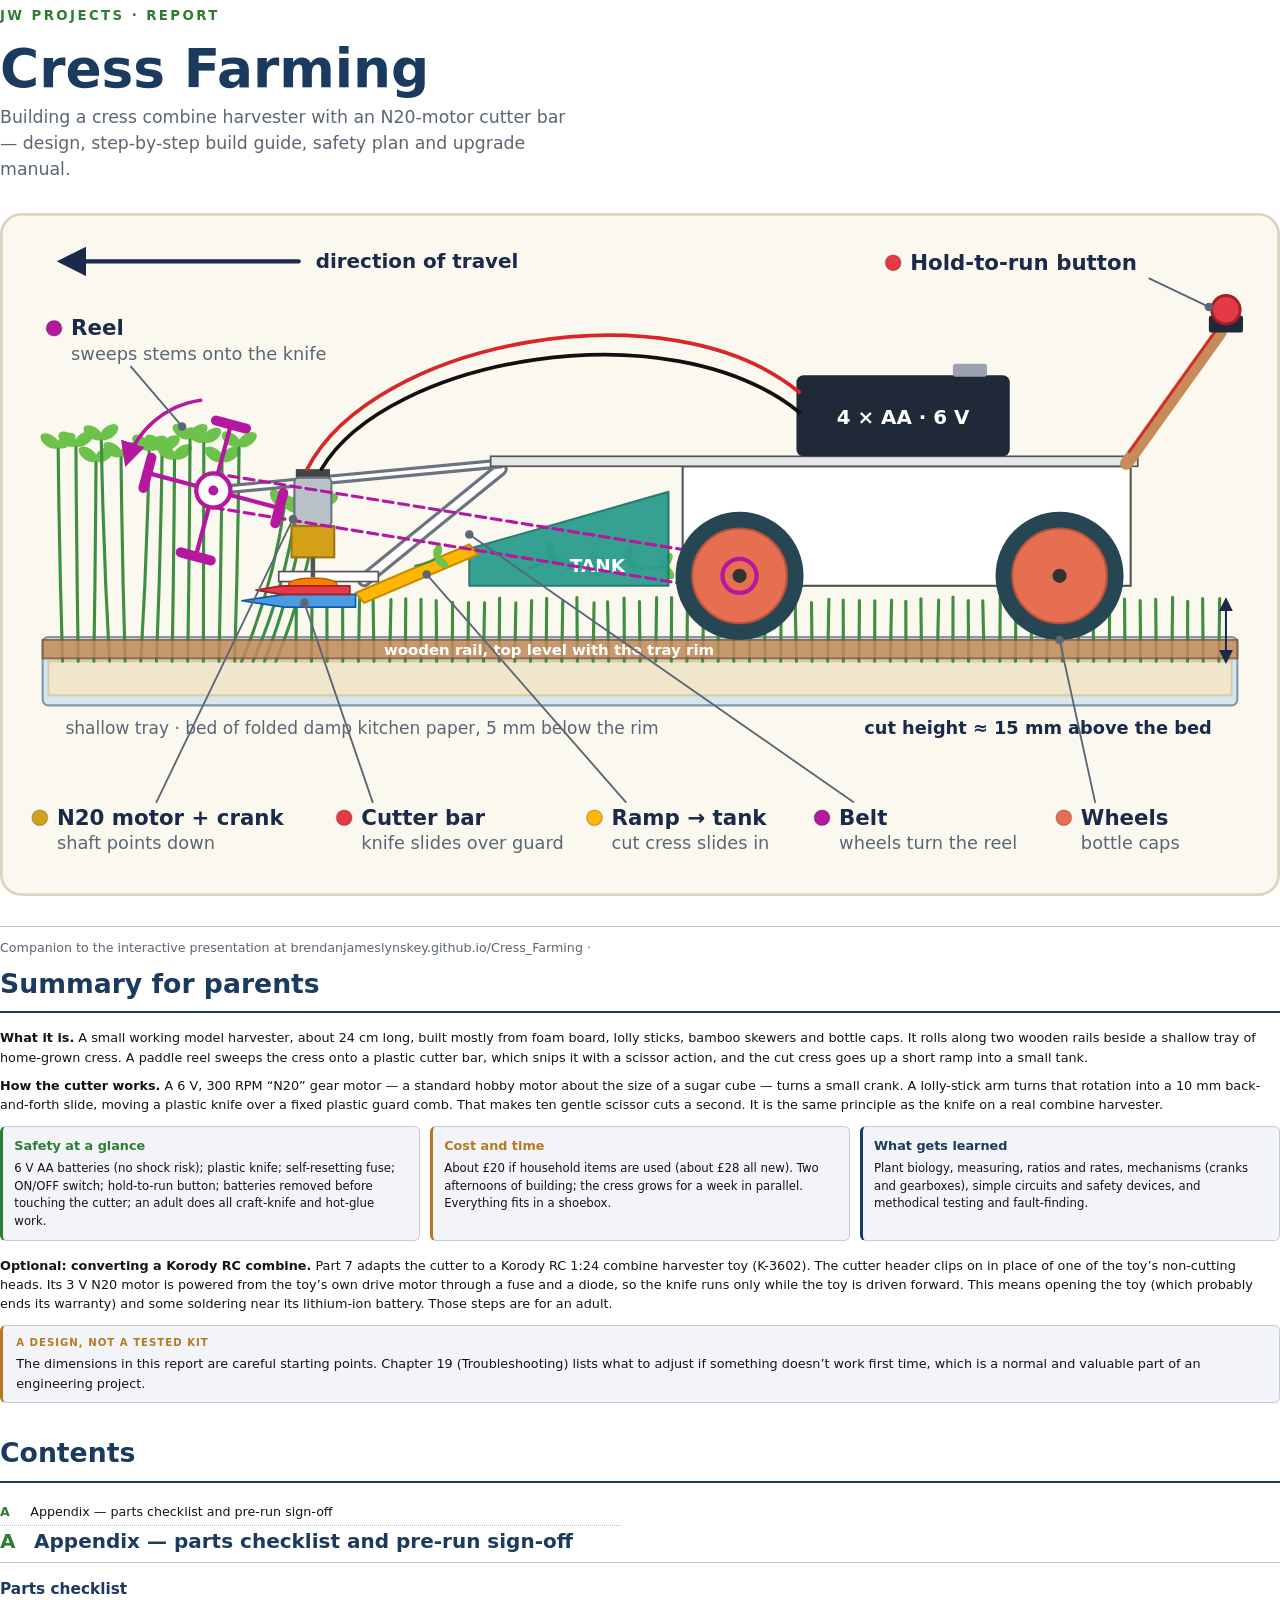
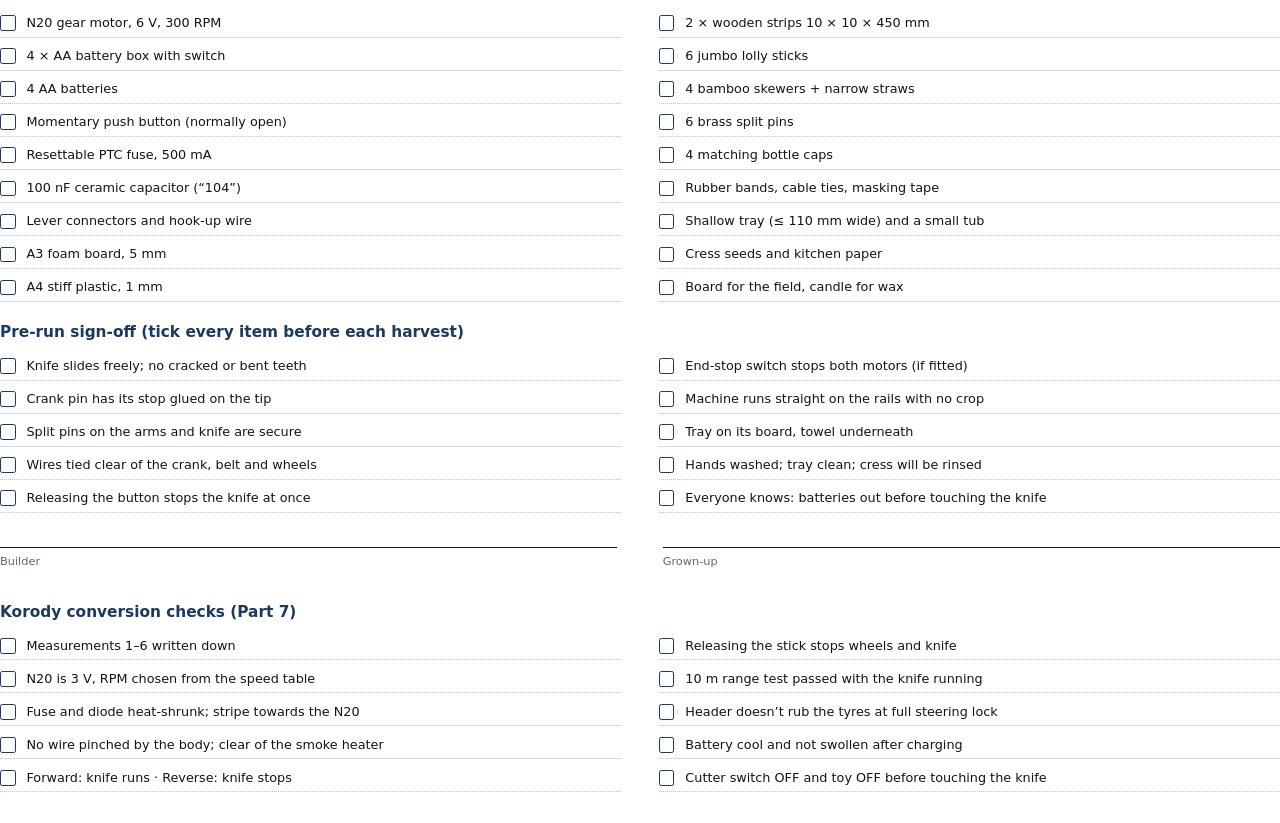
<file: report/report_template.html>
<!DOCTYPE html>
<html lang="en">
<head>
<meta charset="utf-8">
<title>Cress Farming &mdash; Report</title>
<style>
/* Print styling for the PDF report. Palette follows the Matrix Methods PDF reports:
   navy headings and table bars, pale grey callouts, DejaVu Sans throughout. */
@page { size: A4; margin: 18mm 16mm 20mm 16mm; }
:root { --navy: #1A3A5F; --ink: #111418; --muted: #5A6673; --pale: #F2F4F7; --edge: #C3CBD6; --rule: #B9C2CE;
        --green: #2E7D32; --red: #C0392B; --amber: #B7791F; --teal: #1F776C; --purple: #8E1A7E; }
* { box-sizing: border-box; }
html, body { margin: 0; padding: 0; }
body { font-family: 'DejaVu Sans', Arial, sans-serif; font-size: 9.6pt; line-height: 1.5; color: var(--ink); }
a { color: var(--navy); text-decoration: none; }

/* Title page */
.title-page { height: 255mm; display: flex; flex-direction: column; justify-content: center; page-break-after: always; }
.title-page .kicker { font-size: 10pt; letter-spacing: .18em; text-transform: uppercase; color: var(--green); font-weight: bold; }
.title-page h1 { font-size: 40pt; color: var(--navy); margin: 4mm 0 2mm; line-height: 1.05; }
.title-page .sub { font-size: 13pt; color: var(--muted); max-width: 150mm; margin: 0 0 8mm; }
.title-page img { width: 100%; border-radius: 3mm; }
.title-page .meta { margin-top: 8mm; font-size: 9.5pt; color: var(--muted); border-top: 1px solid var(--rule); padding-top: 3mm; }

/* Front matter */
.front { page-break-after: always; }
h1.section { font-size: 20pt; color: var(--navy); margin: 0 0 4mm; padding-bottom: 2mm; border-bottom: 2px solid var(--navy); }
.toc { list-style: none; padding: 0; margin: 0; columns: 2; column-gap: 10mm; }
.toc li { padding: 1.1mm 0; border-bottom: 1px dotted var(--rule); break-inside: avoid; font-size: 9.5pt; }
.toc .n { display: inline-block; width: 8mm; color: var(--green); font-weight: bold; }

/* Chapters built from the deck slides */
.chapter { margin: 0 0 7mm; }
.chapter.new-page { page-break-before: always; }
.part-title { page-break-before: always; font-size: 22pt; color: var(--green); margin: 0 0 5mm; padding-bottom: 2mm; border-bottom: 2px solid var(--green); }
h2 { font-size: 15pt; color: var(--navy); margin: 0 0 3mm; padding-bottom: 1.5mm; border-bottom: 1px solid var(--rule); break-after: avoid; page-break-after: avoid; }
h2 .num { display: inline-block; min-width: 9mm; color: var(--green); }
h3 { font-size: 11.5pt; color: var(--navy); margin: 4mm 0 2mm; break-after: avoid; page-break-after: avoid; }
p { margin: 0 0 2.5mm; }
ul, ol { margin: 0 0 3mm; padding-left: 6mm; }
li { margin-bottom: 1mm; }
code { font-family: 'DejaVu Sans Mono', monospace; font-size: 8.8pt; background: var(--pale); padding: 0 1mm; border-radius: 1mm; }

figure.diagram-fig { margin: 3mm 0 4mm; break-inside: avoid; page-break-inside: avoid; }
figure.diagram-fig img { width: 100%; display: block; }
.photo-caption { font-size: 8.4pt; color: var(--muted); margin-top: 1.5mm; font-style: italic; }

.steps { list-style: none; padding-left: 0; counter-reset: step; }
.steps > li { counter-increment: step; position: relative; padding-left: 8mm; margin-bottom: 1.8mm; break-inside: avoid; }
.steps > li::before { content: counter(step); position: absolute; left: 0; top: 0.2mm; width: 5.2mm; height: 5.2mm; border-radius: 50%; background: var(--navy); color: #fff; font-size: 7.5pt; font-weight: bold; display: flex; align-items: center; justify-content: center; }
.who { font-size: 7.4pt; color: var(--amber); border: 1px solid var(--amber); border-radius: 3mm; padding: 0 1.5mm; margin-left: 1mm; white-space: nowrap; }

.table-wrap { margin: 2.5mm 0 4mm; }
table { width: 100%; border-collapse: collapse; font-size: 8.6pt; }
thead { display: table-header-group; }
tr { break-inside: avoid; page-break-inside: avoid; }
th { background: var(--navy); color: #fff; text-align: left; padding: 1.6mm 2mm; font-weight: bold; }
td { padding: 1.4mm 2mm; border-bottom: 1px solid var(--edge); vertical-align: top; }
tr:nth-child(even) td { background: #F8F9FB; }

.diagram-grid { display: grid; gap: 2.5mm; margin: 3mm 0 4mm; }
.diagram-grid.cols-2 { grid-template-columns: 1fr 1fr; }
.diagram-grid.cols-3 { grid-template-columns: 1fr 1fr 1fr; }
.diagram-panel { background: var(--pale); border: 1px solid var(--edge); border-left: 3px solid var(--navy); border-radius: 1.5mm; padding: 2.5mm 3mm; break-inside: avoid; page-break-inside: avoid; font-size: 8.8pt; }
.diagram-panel h4 { margin: 0 0 1.2mm; font-size: 9.6pt; color: var(--navy); }
.diagram-panel p { margin: 0; }
.diagram-panel ul, .diagram-panel ol { margin: 0; padding-left: 5mm; }
.diagram-panel.r { border-left-color: var(--red); } .diagram-panel.r h4 { color: var(--red); }
.diagram-panel.y { border-left-color: var(--amber); } .diagram-panel.y h4 { color: var(--amber); }
.diagram-panel.g { border-left-color: var(--green); } .diagram-panel.g h4 { color: var(--green); }
.diagram-panel.p { border-left-color: var(--purple); } .diagram-panel.p h4 { color: var(--purple); }

.callout { background: var(--pale); border: 1px solid var(--edge); border-left: 3px solid var(--navy); border-radius: 1.5mm; padding: 2.5mm 3.5mm; margin: 3mm 0 4mm; break-inside: avoid; page-break-inside: avoid; }
.callout p { margin: 0; }
.callout-label { font-size: 7.6pt; font-weight: bold; letter-spacing: .1em; text-transform: uppercase; color: var(--navy); margin-bottom: 1mm; }
.callout.g { border-left-color: var(--green); } .callout.g .callout-label { color: var(--green); }
.callout.y { border-left-color: var(--amber); } .callout.y .callout-label { color: var(--amber); }
.callout.r { border-left-color: var(--red); } .callout.r .callout-label { color: var(--red); }

.metric-grid { display: grid; grid-template-columns: repeat(5, 1fr); gap: 2mm; margin: 3mm 0; }
.metric { border: 1px solid var(--edge); border-radius: 1.5mm; padding: 2mm; text-align: center; break-inside: avoid; }
.metric-label { font-size: 7pt; text-transform: uppercase; letter-spacing: .08em; color: var(--muted); }
.metric-value { font-size: 12pt; font-weight: bold; color: var(--navy); }

.quote { border-left: 3px solid var(--green); background: var(--pale); padding: 2.5mm 4mm; font-style: italic; margin: 3mm 0; break-inside: avoid; }
.quote .attr { display: block; font-style: normal; font-size: 8pt; color: var(--muted); margin-top: 1mm; }

/* Appendix checklists */
.check { list-style: none; padding-left: 0; columns: 2; column-gap: 10mm; }
.check li { break-inside: avoid; padding: 1.2mm 0 1.2mm 7mm; position: relative; border-bottom: 1px dotted var(--rule); }
.check li::before { content: ''; position: absolute; left: 0; top: 1.8mm; width: 3.6mm; height: 3.6mm; border: 1.2px solid var(--navy); border-radius: .6mm; }
.sign { margin-top: 8mm; display: grid; grid-template-columns: 1fr 1fr; gap: 12mm; }
.sign div { border-top: 1px solid var(--ink); padding-top: 1.5mm; font-size: 8.5pt; color: var(--muted); }
</style>
</head>
<body>

<section class="title-page">
    <div class="kicker">JW Projects &middot; Report</div>
    <h1>Cress Farming</h1>
    <p class="sub">Building a cress combine harvester with an N20-motor cutter bar &mdash; design, step-by-step build guide, safety plan and upgrade manual.</p>
    <img src="../diagrams/side_view.svg" alt="">
    <div class="meta">Companion to the interactive presentation at brendanjameslynskey.github.io/Cress_Farming &middot; <!--DATE--></div>
</section>

<section class="front">
    <h1 class="section">Summary for parents</h1>
    <p><strong>What it is.</strong> A small working model harvester, about 24&nbsp;cm long, built mostly from foam board, lolly sticks, bamboo skewers and bottle caps. It rolls along two wooden rails beside a shallow tray of home-grown cress. A paddle reel sweeps the cress onto a plastic cutter bar, which snips it with a scissor action, and the cut cress goes up a short ramp into a small tank.</p>
    <p><strong>How the cutter works.</strong> A 6&nbsp;V, 300&nbsp;RPM &ldquo;N20&rdquo; gear motor &mdash; a standard hobby motor about the size of a sugar cube &mdash; turns a small crank. A lolly-stick arm turns that rotation into a 10&nbsp;mm back-and-forth slide, moving a plastic knife over a fixed plastic guard comb. That makes ten gentle scissor cuts a second. It is the same principle as the knife on a real combine harvester.</p>

    <div class="diagram-grid cols-3">
        <div class="diagram-panel g"><h4>Safety at a glance</h4><p>6&nbsp;V AA batteries (no shock risk); plastic knife; self-resetting fuse; ON/OFF switch; hold-to-run button; batteries removed before touching the cutter; an adult does all craft-knife and hot-glue work.</p></div>
        <div class="diagram-panel y"><h4>Cost and time</h4><p>About &pound;20 if household items are used (about &pound;28 all new). Two afternoons of building; the cress grows for a week in parallel. Everything fits in a shoebox.</p></div>
        <div class="diagram-panel"><h4>What gets learned</h4><p>Plant biology, measuring, ratios and rates, mechanisms (cranks and gearboxes), simple circuits and safety devices, and methodical testing and fault-finding.</p></div>
    </div>

    <p><strong>Optional: converting a Korody RC combine.</strong> Part 7 adapts the cutter to a Korody RC 1:24 combine harvester toy (K-3602). The cutter header clips on in place of one of the toy&rsquo;s non-cutting heads. Its 3&nbsp;V N20 motor is powered from the toy&rsquo;s own drive motor through a fuse and a diode, so the knife runs only while the toy is driven forward. This means opening the toy (which probably ends its warranty) and some soldering near its lithium-ion battery. Those steps are for an adult.</p>

    <div class="callout y">
        <div class="callout-label">A design, not a tested kit</div>
        <p>The dimensions in this report are careful starting points. Chapter 19 (Troubleshooting) lists what to adjust if something doesn&rsquo;t work first time, which is a normal and valuable part of an engineering project.</p>
    </div>

    <h1 class="section" style="margin-top: 8mm;">Contents</h1>
    <ol class="toc">
<!--TOC-->
        <li><span class="n">A</span>Appendix &mdash; parts checklist and pre-run sign-off</li>
    </ol>
</section>

<!--BODY-->

<section class="chapter new-page">
    <h2><span class="num">A</span>Appendix &mdash; parts checklist and pre-run sign-off</h2>
    <h3>Parts checklist</h3>
    <ul class="check">
        <li>N20 gear motor, 6 V, 300 RPM</li>
        <li>4 &times; AA battery box with switch</li>
        <li>4 AA batteries</li>
        <li>Momentary push button (normally open)</li>
        <li>Resettable PTC fuse, 500 mA</li>
        <li>100 nF ceramic capacitor (&ldquo;104&rdquo;)</li>
        <li>Lever connectors and hook-up wire</li>
        <li>A3 foam board, 5 mm</li>
        <li>A4 stiff plastic, 1 mm</li>
        <li>2 &times; wooden strips 10 &times; 10 &times; 450 mm</li>
        <li>6 jumbo lolly sticks</li>
        <li>4 bamboo skewers + narrow straws</li>
        <li>6 brass split pins</li>
        <li>4 matching bottle caps</li>
        <li>Rubber bands, cable ties, masking tape</li>
        <li>Shallow tray (&le; 110 mm wide) and a small tub</li>
        <li>Cress seeds and kitchen paper</li>
        <li>Board for the field, candle for wax</li>
    </ul>

    <h3>Pre-run sign-off (tick every item before each harvest)</h3>
    <ul class="check">
        <li>Knife slides freely; no cracked or bent teeth</li>
        <li>Crank pin has its stop glued on the tip</li>
        <li>Split pins on the arms and knife are secure</li>
        <li>Wires tied clear of the crank, belt and wheels</li>
        <li>Releasing the button stops the knife at once</li>
        <li>End-stop switch stops both motors (if fitted)</li>
        <li>Machine runs straight on the rails with no crop</li>
        <li>Tray on its board, towel underneath</li>
        <li>Hands washed; tray clean; cress will be rinsed</li>
        <li>Everyone knows: batteries out before touching the knife</li>
    </ul>
    <div class="sign">
        <div>Builder</div>
        <div>Grown-up</div>
    </div>

    <h3 style="margin-top: 8mm;">Korody conversion checks (Part 7)</h3>
    <ul class="check">
        <li>Measurements 1&ndash;6 written down</li>
        <li>N20 is 3 V, RPM chosen from the speed table</li>
        <li>Fuse and diode heat-shrunk; stripe towards the N20</li>
        <li>No wire pinched by the body; clear of the smoke heater</li>
        <li>Forward: knife runs &middot; Reverse: knife stops</li>
        <li>Releasing the stick stops wheels and knife</li>
        <li>10 m range test passed with the knife running</li>
        <li>Header doesn&rsquo;t rub the tyres at full steering lock</li>
        <li>Battery cool and not swollen after charging</li>
        <li>Cutter switch OFF and toy OFF before touching the knife</li>
    </ul>
</section>

</body>
</html>
</file>
<file: style.css>
/* Cress Farming — shared stylesheet (UK Railways series house style) */
:root {
    --bg-primary: #0a0a0a;
    --bg-card: #0d1117;
    --bg-code: #161b22;
    --text-primary: #e6edf3;
    --text-secondary: #8b949e;
    /* Cress farm palette */
    --accent: #4CB050;          /* Cress green */
    --accent-dim: #4CB05044;
    --accent-glow: #4CB05033;
    --accent-2: #E63946;        /* Knife red */
    --accent-3: #FFB703;        /* Ramp amber */
    --accent-4: #2A9D8F;        /* Tank teal */
    --accent-5: #B5179E;        /* Reel purple */
    --border: #21262d;
    --font-display: 'Space Grotesk', sans-serif;
    --font-mono: 'JetBrains Mono', 'Fira Code', monospace;
    --font-body: 'Inter', sans-serif;
    --max-width: 960px;
}

*, *::before, *::after { box-sizing: border-box; margin: 0; padding: 0; }
html { scroll-behavior: smooth; }
body { background: var(--bg-primary); color: var(--text-primary); font-family: var(--font-body); font-size: 17px; line-height: 1.7; overflow-x: hidden; }

a { color: var(--accent); text-decoration: none; }
a:hover { text-decoration: underline; }

/* Hero */
.hero { min-height: 70vh; display: flex; flex-direction: column; justify-content: center; align-items: center; padding: 4rem 1.5rem 3rem; text-align: center; position: relative; }
.hero::before { content: ''; position: absolute; top: 0; left: 50%; transform: translateX(-50%); width: 700px; height: 600px; background: radial-gradient(circle, var(--accent-glow) 0%, transparent 70%); pointer-events: none; z-index: 0; }
.hero > * { position: relative; z-index: 1; }
.series-label { font-family: var(--font-mono); font-size: 0.85rem; color: var(--accent); letter-spacing: 0.15em; text-transform: uppercase; margin-bottom: 1rem; }
.hero h1 { font-family: var(--font-display); font-size: clamp(2rem, 5vw, 3.2rem); font-weight: 700; color: var(--text-primary); line-height: 1.2; margin-bottom: 1rem; }
.hero h1 .accent { color: var(--accent); }
.hero h1 .accent-2 { color: var(--accent-2); }
.hero .subtitle { font-size: 1.1rem; color: var(--text-secondary); max-width: 720px; margin-bottom: 2rem; }

.tags { display: flex; flex-wrap: wrap; gap: 0.5rem; justify-content: center; margin-bottom: 2.5rem; }
.tag { font-family: var(--font-mono); font-size: 0.75rem; padding: 0.25rem 0.75rem; border-radius: 999px; border: 1px solid var(--accent); color: var(--accent); background: var(--accent-dim); white-space: nowrap; }
.tag.r { border-color: var(--accent-2); color: var(--accent-2); background: rgba(230,57,70,0.10); }
.tag.y { border-color: var(--accent-3); color: var(--accent-3); background: rgba(255,183,3,0.10); }
.tag.g { border-color: var(--accent-4); color: var(--accent-4); background: rgba(42,157,143,0.10); }
.tag.p { border-color: var(--accent-5); color: var(--accent-5); background: rgba(181,23,158,0.10); }

/* Slide layout */
.slide { max-width: var(--max-width); margin: 0 auto; padding: 4rem 1.5rem; position: relative; }
.slide-number { font-family: var(--font-display); font-size: 5rem; font-weight: 700; color: var(--accent-dim); position: absolute; top: 2rem; right: 1.5rem; line-height: 1; user-select: none; }
.slide h2 { font-family: var(--font-display); font-size: 1.9rem; font-weight: 700; color: var(--accent); margin-bottom: 1.5rem; line-height: 1.25; }
.slide h3 { font-family: var(--font-display); font-size: 1.3rem; font-weight: 600; color: var(--text-primary); margin-top: 1.5rem; margin-bottom: 0.75rem; }
.slide p { margin-bottom: 1rem; color: var(--text-secondary); }
.slide p strong { color: var(--text-primary); }
.slide ul, .slide ol { margin-bottom: 1rem; padding-left: 1.5rem; color: var(--text-secondary); }
.slide li { margin-bottom: 0.4rem; }
.slide li strong { color: var(--text-primary); }

/* Tables */
.table-wrap { overflow-x: auto; margin: 1.25rem 0; border-radius: 8px; border: 1px solid var(--border); }
table { width: 100%; border-collapse: collapse; font-size: 0.9rem; }
th { background: var(--bg-code); color: var(--accent); font-weight: 600; text-align: left; padding: 0.75rem 1rem; border-bottom: 1px solid var(--border); font-family: var(--font-display); white-space: nowrap; }
td { padding: 0.6rem 1rem; border-bottom: 1px solid var(--border); color: var(--text-secondary); vertical-align: top; }
tr:last-child td { border-bottom: none; }
tr:nth-child(even) td { background: rgba(13, 17, 23, 0.5); }

/* Diagrams */
.diagram-grid { display: grid; gap: 0.75rem; margin: 1.5rem 0; padding: 1.5rem; background: var(--bg-card); border: 1px solid var(--border); border-radius: 8px; }
.diagram-grid.cols-2 { grid-template-columns: 1fr 1fr; }
.diagram-grid.cols-3 { grid-template-columns: 1fr 1fr 1fr; }
.diagram-grid.cols-4 { grid-template-columns: repeat(4, 1fr); }
.diagram-panel { padding: 1rem; background: var(--bg-code); border: 1px solid var(--border); border-radius: 6px; }
.diagram-panel.accent-border { border-left: 3px solid var(--accent); }
.diagram-panel.r { border-left: 3px solid var(--accent-2); }
.diagram-panel.y { border-left: 3px solid var(--accent-3); }
.diagram-panel.g { border-left: 3px solid var(--accent-4); }
.diagram-panel.p { border-left: 3px solid var(--accent-5); }
.diagram-panel h4 { font-family: var(--font-display); font-size: 1rem; color: var(--accent); margin-bottom: 0.5rem; }
.diagram-panel.r h4 { color: var(--accent-2); }
.diagram-panel.y h4 { color: var(--accent-3); }
.diagram-panel.g h4 { color: var(--accent-4); }
.diagram-panel.p h4 { color: var(--accent-5); }
.diagram-panel p, .diagram-panel ul { font-size: 0.9rem; }

/* Callouts */
.callout { background: var(--bg-card); border-left: 3px solid var(--accent); border-radius: 0 8px 8px 0; padding: 1rem 1.25rem; margin: 1.25rem 0; }
.callout.r { border-left-color: var(--accent-2); }
.callout.y { border-left-color: var(--accent-3); }
.callout.g { border-left-color: var(--accent-4); }
.callout p { margin-bottom: 0; }
.callout .callout-label { font-family: var(--font-mono); font-size: 0.75rem; color: var(--accent); text-transform: uppercase; letter-spacing: 0.1em; margin-bottom: 0.3rem; }
.callout.r .callout-label { color: var(--accent-2); }
.callout.y .callout-label { color: var(--accent-3); }
.callout.g .callout-label { color: var(--accent-4); }

/* Photos */
.photo-fig { margin: 1.25rem 0; background: var(--bg-card); border: 1px solid var(--border); border-radius: 8px; overflow: hidden; }
.photo-fig img { display: block; width: 100%; max-height: 480px; object-fit: cover; background: #000; }
.photo-fig .photo-caption { padding: 0.7rem 1rem; font-size: 0.85rem; color: var(--text-secondary); border-top: 1px solid var(--border); }
.photo-fig .photo-caption a { color: var(--accent); }
.photo-grid { display: grid; grid-template-columns: 1fr 1fr; gap: 0.75rem; margin: 1.25rem 0; }
.photo-grid .photo-fig { margin: 0; }
.photo-grid.cols-3 { grid-template-columns: 1fr 1fr 1fr; }

/* Quote */
.quote { font-family: var(--font-display); font-size: 1.1rem; font-style: italic; color: var(--text-primary); padding: 1rem 1.5rem; border-left: 3px solid var(--accent); background: var(--bg-card); margin: 1.25rem 0; border-radius: 0 8px 8px 0; }
.quote .attr { display: block; margin-top: 0.5rem; font-style: normal; font-size: 0.85rem; color: var(--text-secondary); font-family: var(--font-mono); }

/* Interactive widgets */
.canvas-wrap { background: var(--bg-card); border: 1px solid var(--border); border-radius: 8px; padding: 1rem; margin: 1.25rem 0; overflow-x: auto; }
.canvas-wrap canvas, .canvas-wrap svg { display: block; margin: 0 auto; max-width: 100%; }
.control-panel { background: var(--bg-card); border: 1px solid var(--border); border-radius: 8px; padding: 1.25rem; margin: 1.25rem 0; }
.control-row { display: flex; flex-wrap: wrap; align-items: center; gap: 0.75rem; margin-bottom: 0.75rem; }
.control-row label { font-family: var(--font-mono); font-size: 0.8rem; color: var(--text-secondary); min-width: 140px; }
.control-row input[type="range"] { flex: 1; min-width: 150px; accent-color: var(--accent); }
.control-row select, .control-row input[type="number"], .control-row input[type="text"] { background: var(--bg-code); border: 1px solid var(--border); color: var(--text-primary); border-radius: 4px; padding: 0.3rem 0.5rem; font-family: var(--font-mono); font-size: 0.85rem; }
.control-row .val { font-family: var(--font-mono); font-size: 0.85rem; color: var(--accent); min-width: 80px; text-align: right; }
.btn { font-family: var(--font-mono); font-size: 0.8rem; padding: 0.4rem 0.9rem; background: var(--accent-dim); color: var(--accent); border: 1px solid var(--accent); border-radius: 4px; cursor: pointer; transition: background 0.15s ease; }
.btn:hover { background: rgba(76,176,80,0.25); }
.btn:disabled { opacity: 0.4; cursor: not-allowed; }
.btn.secondary { background: var(--bg-code); color: var(--text-secondary); border-color: var(--border); }
.btn.r { background: rgba(230,57,70,0.12); color: var(--accent-2); border-color: var(--accent-2); }
.btn.g { background: rgba(42,157,143,0.12); color: var(--accent-4); border-color: var(--accent-4); }

.metric-grid { display: grid; grid-template-columns: repeat(auto-fit, minmax(140px, 1fr)); gap: 0.5rem; margin-top: 0.75rem; }
.metric { background: var(--bg-code); border: 1px solid var(--border); border-radius: 6px; padding: 0.6rem 0.8rem; text-align: center; }
.metric .metric-label { font-family: var(--font-mono); font-size: 0.7rem; color: var(--text-secondary); text-transform: uppercase; letter-spacing: 0.08em; }
.metric .metric-value { font-family: var(--font-display); font-size: 1.25rem; color: var(--accent); font-weight: 600; margin-top: 0.2rem; }

/* Contents list (table of contents) */
.contents-list { list-style: none; padding-left: 0; counter-reset: contents; }
.contents-list li { counter-increment: contents; padding: 0.6rem 0; border-bottom: 1px solid var(--border); display: flex; align-items: center; gap: 1rem; }
.contents-list li:last-child { border-bottom: none; }
.contents-list li::before { content: counter(contents, decimal-leading-zero); font-family: var(--font-mono); font-size: 0.85rem; color: var(--accent); min-width: 2rem; }
.contents-list a { color: var(--text-primary); text-decoration: none; }
.contents-list a:hover { color: var(--accent); }

/* Hub deck cards */
.deck-list { display: flex; flex-direction: column; gap: 0.6rem; list-style: none; padding: 0; counter-reset: deck; }
.deck-card { display: flex; gap: 1rem; padding: 1rem 1.25rem; background: var(--bg-card); border: 1px solid var(--border); border-left: 3px solid var(--accent); border-radius: 6px; transition: border-color 0.15s; counter-increment: deck; }
.deck-card:hover { border-color: var(--accent); }
.deck-card .num { font-family: var(--font-mono); font-size: 0.8rem; color: var(--accent); min-width: 2rem; padding-top: 0.15rem; }
.deck-card .num::before { content: counter(deck, decimal-leading-zero); }
.deck-card .body { flex: 1; min-width: 0; }
.deck-card .deck-title { font-family: var(--font-display); font-size: 1.05rem; font-weight: 600; color: var(--text-primary); margin-bottom: 0.2rem; display: block; text-decoration: none; }
.deck-card a.deck-title:hover { color: var(--accent); }
.deck-card .desc { font-size: 0.92rem; color: var(--text-secondary); }
.deck-card .meta { font-family: var(--font-mono); font-size: 0.7rem; color: var(--text-secondary); margin-top: 0.4rem; display: flex; gap: 0.6rem; flex-wrap: wrap; }
.badge { display: inline-block; font-family: var(--font-mono); font-size: 0.65rem; padding: 0.1rem 0.5rem; border-radius: 999px; border: 1px solid var(--border); color: var(--text-secondary); }
.badge.live { border-color: var(--accent); color: var(--accent); background: var(--accent-dim); }
.badge.r { border-color: var(--accent-2); color: var(--accent-2); }
.badge.y { border-color: var(--accent-3); color: var(--accent-3); }
.badge.g { border-color: var(--accent-4); color: var(--accent-4); }

/* Top nav */
.topnav { position: sticky; top: 0; z-index: 50; background: rgba(10,10,10,0.9); backdrop-filter: blur(10px); border-bottom: 1px solid var(--border); padding: 0.7rem 1.5rem; display: flex; align-items: center; justify-content: space-between; gap: 1rem; flex-wrap: wrap; }
.topnav .brand { font-family: var(--font-display); font-weight: 700; font-size: 0.95rem; color: var(--text-primary); }
.topnav .brand .accent { color: var(--accent); }
.topnav .nav-links { display: flex; gap: 0.6rem; flex-wrap: wrap; font-family: var(--font-mono); font-size: 0.78rem; }
.topnav .nav-links a { color: var(--text-secondary); padding: 0.2rem 0.5rem; border-radius: 4px; }
.topnav .nav-links a:hover { color: var(--accent); background: var(--accent-dim); text-decoration: none; }
.topnav .nav-links a.current { color: var(--accent); background: var(--accent-dim); }

/* Pager (prev/next at bottom of deck) */
.pager { display: flex; justify-content: space-between; align-items: center; gap: 1rem; max-width: var(--max-width); margin: 2rem auto 0; padding: 1.5rem; border-top: 1px solid var(--border); flex-wrap: wrap; }
.pager a { display: inline-block; padding: 0.6rem 1rem; border: 1px solid var(--border); border-radius: 6px; color: var(--text-primary); font-family: var(--font-mono); font-size: 0.85rem; }
.pager a:hover { border-color: var(--accent); color: var(--accent); text-decoration: none; }
.pager .label { font-size: 0.7rem; color: var(--text-secondary); display: block; }

/* Link list (related sites) */
.linklist { list-style: none; padding: 0; }
.linklist li { padding: 0.5rem 0; border-bottom: 1px solid var(--border); }
.linklist li:last-child { border-bottom: none; }
.linklist .link-title { font-family: var(--font-display); font-weight: 600; color: var(--text-primary); }
.linklist .link-desc { font-size: 0.85rem; color: var(--text-secondary); }

/* Footer */
.footer { text-align: center; padding: 3rem 1.5rem; color: var(--text-secondary); font-size: 0.85rem; border-top: 1px solid var(--border); max-width: var(--max-width); margin: 3rem auto 0; }
.footer a { color: var(--accent); text-decoration: none; }
.footer a:hover { text-decoration: underline; }

/* Animations */
@keyframes blink { 0%, 50% { opacity: 1; } 51%, 100% { opacity: 0.25; } }

/* Responsive */
@media (max-width: 640px) {
    .slide { padding: 3rem 1rem; }
    .slide-number { font-size: 3rem; top: 1.5rem; right: 1rem; }
    .slide h2 { font-size: 1.5rem; }
    .diagram-grid.cols-2, .diagram-grid.cols-3, .diagram-grid.cols-4 { grid-template-columns: 1fr; }
    .photo-grid, .photo-grid.cols-3 { grid-template-columns: 1fr; }
    .hero h1 { font-size: 1.8rem; }
    table { font-size: 0.78rem; }
    .deck-card { flex-direction: column; gap: 0.3rem; }
    .topnav .nav-links { font-size: 0.7rem; }
}

/* ---- Cress Farming additions ---- */
.hero { overflow: hidden; }
.hero .actions { display: flex; gap: 0.75rem; flex-wrap: wrap; justify-content: center; }
.hero .actions .btn { font-size: 0.9rem; padding: 0.6rem 1.1rem; text-decoration: none; }

/* Diagrams are cream 'paper' SVGs: show them whole, never cropped */
.diagram-fig { margin: 1.25rem 0; background: var(--bg-card); border: 1px solid var(--border); border-radius: 8px; overflow: hidden; }
.diagram-fig img { display: block; width: 100%; height: auto; }
.diagram-fig .photo-caption { padding: 0.7rem 1rem; font-size: 0.85rem; color: var(--text-secondary); border-top: 1px solid var(--border); }

/* Numbered build steps */
.steps { list-style: none; padding-left: 0 !important; counter-reset: step; }
.steps > li { counter-increment: step; position: relative; padding: 0.15rem 0 0.55rem 2.6rem; }
.steps > li::before { content: counter(step); position: absolute; left: 0; top: 0.2rem; width: 1.75rem; height: 1.75rem; border-radius: 50%; background: var(--accent-dim); border: 1px solid var(--accent); color: var(--accent); font-family: var(--font-mono); font-size: 0.8rem; display: flex; align-items: center; justify-content: center; }

/* Who does the step */
.who { font-family: var(--font-mono); font-size: 0.68rem; padding: 0.05rem 0.45rem; border-radius: 999px; border: 1px solid var(--accent-3); color: var(--accent-3); margin-left: 0.35rem; white-space: nowrap; vertical-align: 0.1em; }
.who.you { border-color: var(--accent); color: var(--accent); }

/* Cutter-bar simulator */
#sim { width: 100%; height: auto; display: block; border-radius: 6px; background: #FBF8F0; }
.metric .metric-value.verdict { font-size: 1rem; }
</file>
